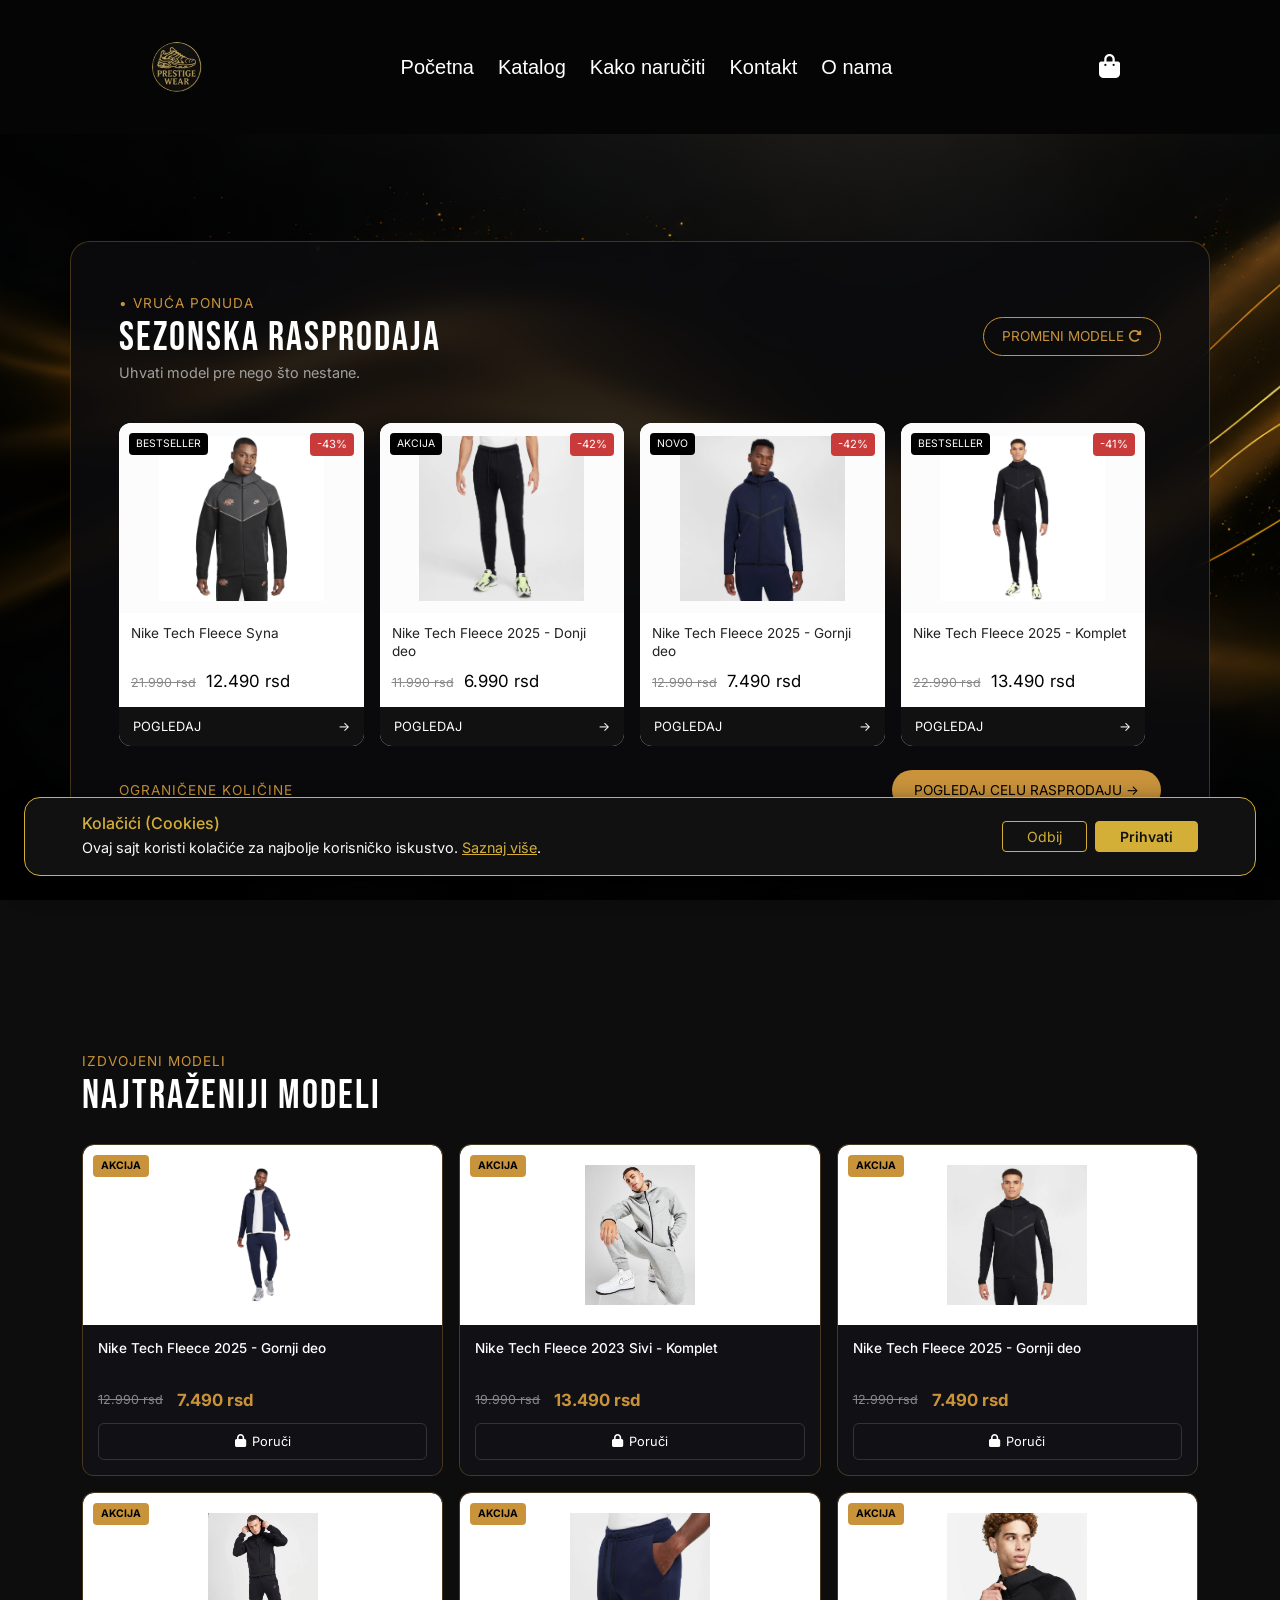
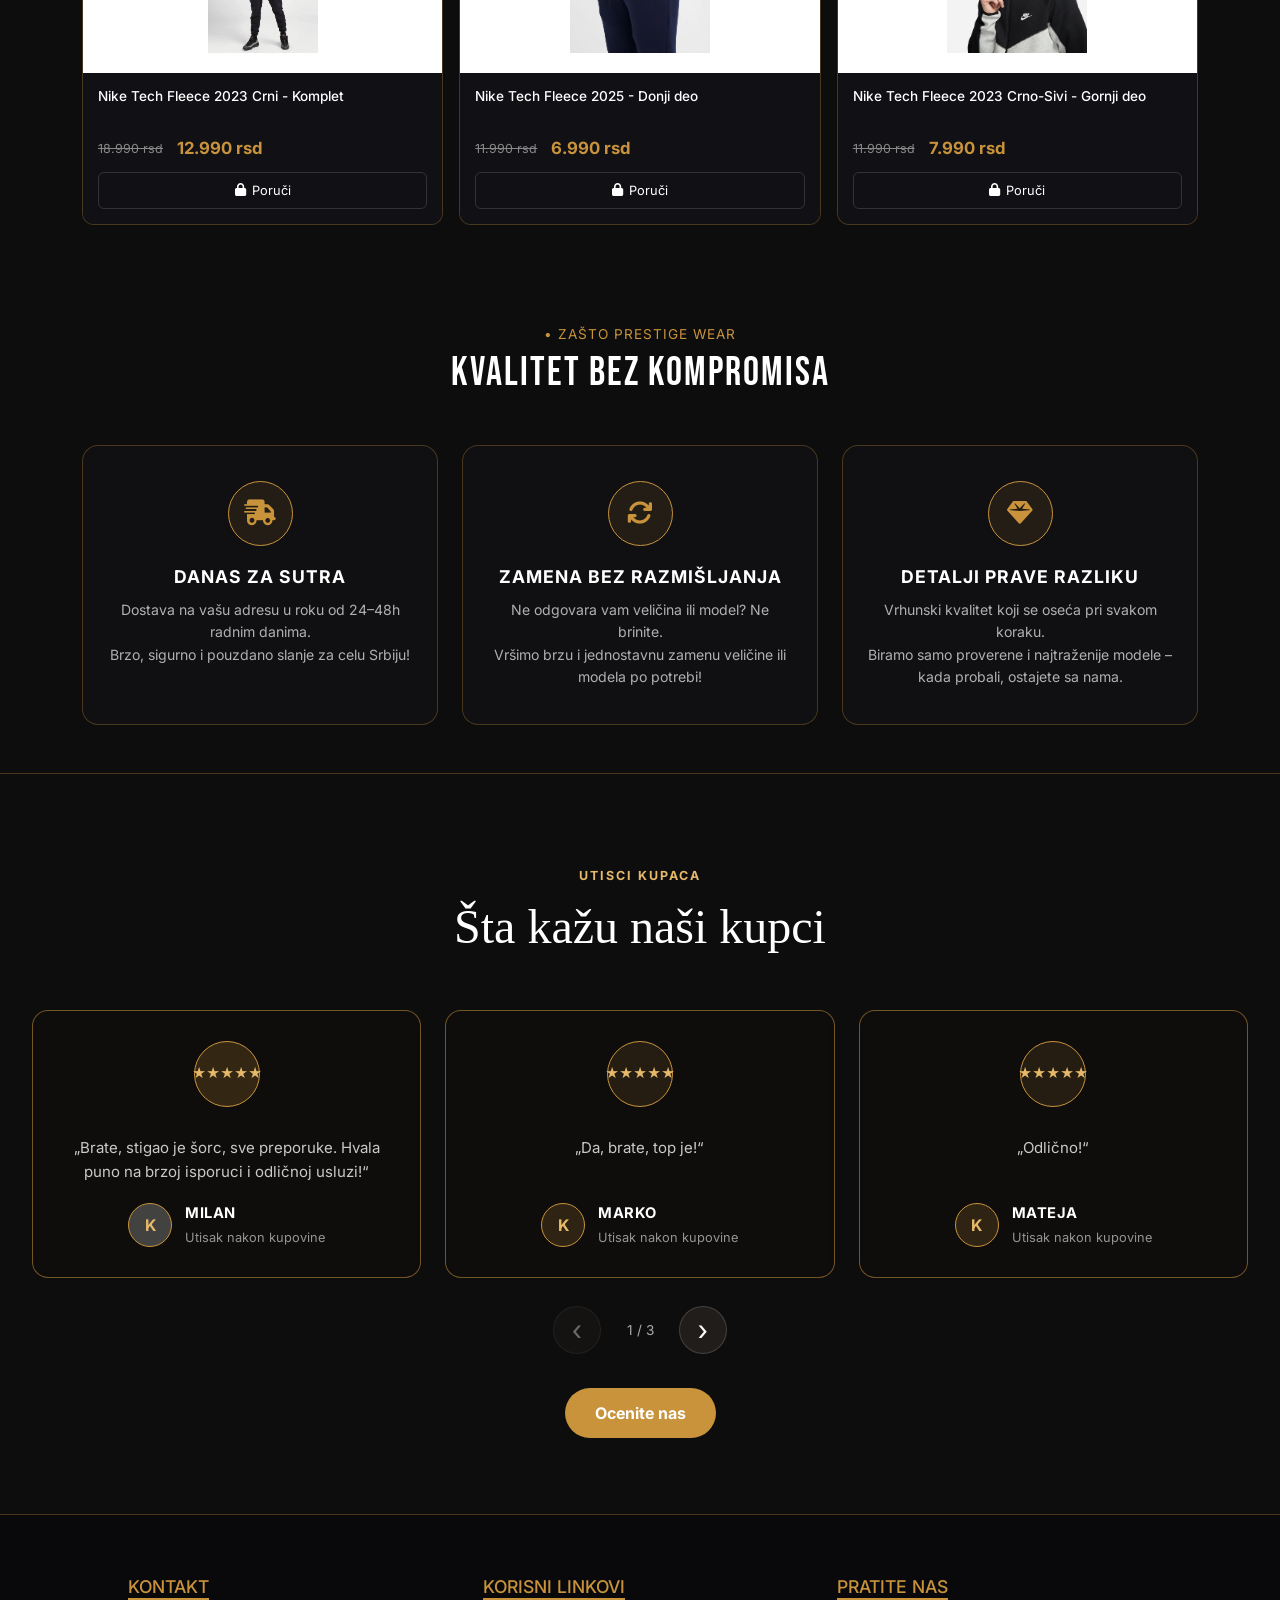
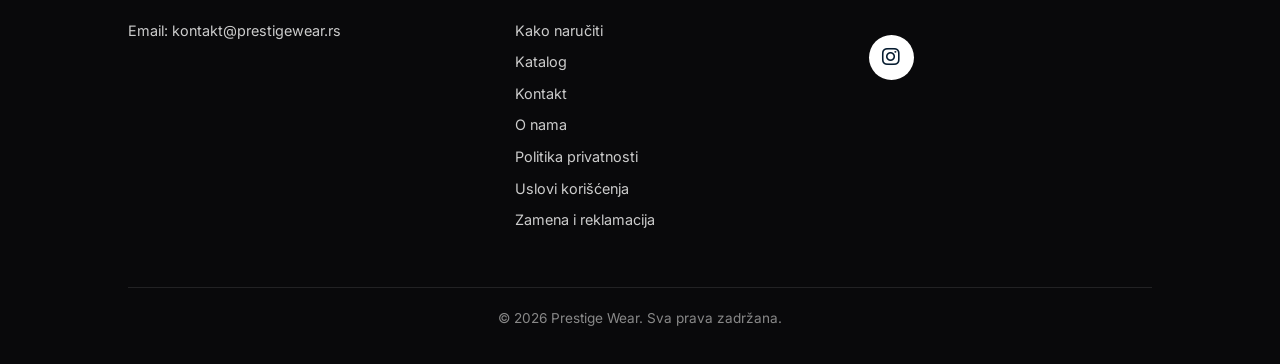
<file: index.html>
<!DOCTYPE html>
<html lang="sr">
<head>
    <meta charset="UTF-8">
    <meta name="viewport" content="width=device-width, initial-scale=1.0">
    <title>Prestige Wear | Official Web Shop</title>
    
    <!-- SEO Meta Tagovi -->
    <meta name="description" content="Prestige Wear - Ekskluzivna kolekcija moderne i kvalitetne odeće. Istražite našu ponudu i naručite vrhunske modele sa brzom dostavom na kućnu adresu.">
    <meta name="keywords" content="Prestige Wear, odeća, garderoba, majice, duksevi, trenerke, online prodaja, kupovina odeće">
    <meta name="robots" content="index, follow">
    <meta name="author" content="Prestige Wear">
    <link rel="canonical" href="https://vas-domen.com/">

    <!-- Open Graph / Facebook / Instagram -->
    <meta property="og:type" content="website">
    <meta property="og:url" content="https://vas-domen.com/">
    <meta property="og:title" content="Prestige Wear | Oficijalni web shop">
    <meta property="og:description" content="Ekskluzivna kolekcija moderne i kvalitetne odeće. Naručite vrhunske modele sa brzom dostavom.">
    <meta property="og:image" content="https://vas-domen.com/img/Logo.jpg">

    <!-- Twitter -->
    <meta property="twitter:card" content="summary_large_image">
    <meta property="twitter:url" content="https://vas-domen.com/">
    <meta property="twitter:title" content="Prestige Wear | Oficijalni web shop">
    <meta property="twitter:description" content="Ekskluzivna kolekcija moderne i kvalitetne odeće. Naručite vrhunske modele sa brzom dostavom.">
    <meta property="twitter:image" content="https://vas-domen.com/img/Logo.jpg">

    <!-- Stylesheets & Fonts -->
    <link href="https://cdn.jsdelivr.net/npm/bootstrap@5.3.3/dist/css/bootstrap.min.css" rel="stylesheet">
    <link rel="stylesheet" href="./css/style.css">
    <link rel="stylesheet" href="https://cdnjs.cloudflare.com/ajax/libs/font-awesome/6.4.0/css/all.min.css">
    <link rel="preconnect" href="https://fonts.googleapis.com">
    <link rel="preconnect" href="https://fonts.gstatic.com" crossorigin>
    <link href="https://fonts.googleapis.com/css2?family=Bebas+Neue&family=Inter:wght@400;500;700&display=swap" rel="stylesheet">
    <link rel="apple-touch-icon" sizes="180x180" href="./img/favicon_io/apple-touch-icon.png">
    <link rel="icon" type="image/png" sizes="32x32" href="./img/favicon_io/favicon-32x32.png">
    <link rel="icon" type="image/png" sizes="16x16" href="./img/favicon_io/favicon-16x16.png">
    <link rel="manifest" href="./img/favicon_io/site.webmanifest">
</head>
<body>
    
<header>
    <div class="navigacija d-flex justify-content-between align-items-center">
        <!-- Logo -->
        <a href="../index.html"><img src="../img/Logo.jpg" alt="Logo sajta" style="height: 50px; border-radius: 50%;"></a>
        
        <!-- Desktop Linkovi -->
        <ul class="d-none d-lg-flex mb-0 list-unstyled gap-4">
            <li><a href="../index.html" class="aktivno text-white text-decoration-none">Početna</a></li>
            <li><a href="./html/katalog.html" class="text-white text-decoration-none">Katalog</a></li>
            <li><a href="./html/kakonaruciti.html" class="text-white text-decoration-none">Kako naručiti</a></li>
            <li><a href="./html/kontakt.html" class="text-white text-decoration-none">Kontakt</a></li>
            <li><a href="./html/onama.html" class="text-white text-decoration-none">O nama</a></li>
        </ul>

        <div class="d-flex align-items-center gap-3">
            <!-- Hamburger meni dugme za mobilne -->
            <button class="hamburger-btn d-lg-none" id="otvori-meni">
                 <i class="fas fa-bars"></i>
            </button>
            

            <!-- Korpa -->
            <div class="nav-actions">
                <a href="./html/korpa.html" class="cart-icon-btn position-relative text-white text-decoration-none p-2">
                    <i class="fas fa-shopping-bag fs-4"></i>
                    <span id="broj-u-korpi" class="position-absolute top-0 start-100 translate-middle badge rounded-pill bg-warning text-dark fw-bold" style="display: none; font-size: 0.65rem;">0</span>
                </a>
            </div>
        </div>
    </div>
</header>

<!-- FULLSCREEN OVERLAY MENI (Stoji sakriven dok se ne klikne) -->
<div class="overlay-meni" id="mobilniOverlay">
    <div class="overlay-top">
        <img src="../img/Logo.jpg" alt="Logo sajta" style="border-radius: 50%;">
        <button class="zatvori-meni" id="zatvori-meni">
            ZATVORI <i class="fas fa-xmark"></i>
        </button>
    </div>
    <nav class="overlay-nav">
        <ul>
            <li><a href="../index.html" class="aktivno-overlay">Početna</a></li>
            <li><a href="./html/katalog.html">Katalog</a></li>
            <li><a href="./html/kakonaruciti.html">Kako naručiti</a></li>
            <li><a href="./html/kontakt.html">Kontakt</a></li>
            <li><a href="./html/onama.html">O nama</a></li>
        </ul>
    </nav>
</div>

    <!-- Hero sekcija -->
    <section id="hero" class="py-5">
        <div class="container hero-card-container p-4 p-md-5">
            <!-- Zaglavlje sekcije -->
            <div class="d-flex justify-content-between align-items-center mb-4 flex-wrap gap-3">
                <div>
                    <span class="sub-title">• VRUĆA PONUDA</span>
                    <h1 class="hero-main-title">SEZONSKA RASPRODAJA</h1>
                    <p class="hero-subtext">Uhvati model pre nego što nestane.</p>
                </div>
                <div>
                    <button id="btn-promeni" class="btn-promeni-modele">
                        PROMENI MODELE <i class="fa-solid fa-rotate-right ms-1"></i>
                    </button>
                </div>
            </div>

            <!-- Kontejner za kartice -->
<div class="row g-2 g-md-3" id="products-grid">
    
    <!-- PRVA GRUPA ARTIKALA (Prva 4 modela) -->
    <div class="row g-2 g-md-3 product-group" id="group-0">
        <div class="col-6 col-lg-3">
            <div class="product-card">
                <span class="badge-rasprodaja">BESTSELLER</span>
                <span class="badge-popust">-43%</span>
                <div class="product-img-wrap">
                    <img src="./img/Nike Tech Fleece Syna/syna-world-x-nike-central-cee-tech-fleece-black-hoodie-hq3748-010-model-front-set.jpg" alt="Nike Tech Fleece Syna">
                </div>
                <div class="product-info">
                    <div class="product-title">Nike Tech Fleece Syna</div>
                    <div>
                        <span class="price-old">21.990 rsd</span>
                        <span class="price-new">12.490 rsd</span>
                    </div>
                </div>
                <a href="./html/proizvod.html?id=tech-fleece-crno-syna" class="btn-pogledaj-card">
                    POGLEDAJ <span>&rarr;</span>
                </a>
            </div>
        </div>

        <div class="col-6 col-lg-3">
            <div class="product-card">
                <span class="badge-rasprodaja">AKCIJA</span>
                <span class="badge-popust">-42%</span>
                <div class="product-img-wrap">
                    <img src="./img/proizvodi slike/techlfleececrni2025_6.webp" alt="Nike Tech Fleece 2025 - Donji deo">
                </div>
                <div class="product-info">
                    <div class="product-title">Nike Tech Fleece 2025 - Donji deo</div>
                    <div>
                        <span class="price-old">11.990 rsd</span>
                        <span class="price-new">6.990 rsd</span>
                    </div>
                </div>
                <a href="./html/proizvod.html?id=nike-tech-fleece-joggers--donji-deo" class="btn-pogledaj-card">
                    POGLEDAJ <span>&rarr;</span>
                </a>
            </div>
        </div>

        <div class="col-6 col-lg-3">
            <div class="product-card">
                <span class="badge-rasprodaja">NOVO</span>
                <span class="badge-popust">-42%</span>
                <div class="product-img-wrap">
                    <img src="./img/proizvodi slike/techlfleeceeteget2025_3.webp" alt="Nike Tech Fleece 2025 - Gornji deo">
                </div>
                <div class="product-info">
                    <div class="product-title">Nike Tech Fleece 2025 - Gornji deo</div>
                    <div>
                        <span class="price-old">12.990 rsd</span>
                        <span class="price-new">7.490 rsd</span>
                    </div>
                </div>
                <a href="./html/proizvod.html?id=nike-tech-fleece-joggers--gornji-deo" class="btn-pogledaj-card">
                    POGLEDAJ <span>&rarr;</span>
                </a>
            </div>
        </div>

        <div class="col-6 col-lg-3">
            <div class="product-card">
                <span class="badge-rasprodaja">BESTSELLER</span>
                <span class="badge-popust">-41%</span>
                <div class="product-img-wrap">
                    <img src="./img/proizvodi slike/techlfleececrni2025_1.webp" alt="Nike Tech Fleece 2025 - Komplet">
                </div>
                <div class="product-info">
                    <div class="product-title">Nike Tech Fleece 2025 - Komplet</div>
                    <div>
                        <span class="price-old">22.990 rsd</span>
                        <span class="price-new">13.490 rsd</span>
                    </div>
                </div>
                <a href="./html/proizvod.html?id=nike-tech-fleece-joggers-komplet" class="btn-pogledaj-card">
                    POGLEDAJ <span>&rarr;</span>
                </a>
            </div>
        </div>
    </div>

    <!-- DRUGA GRUPA ARTIKALA (Sledeća 4 modela) -->
    <div class="row g-2 g-md-3 product-group d-none" id="group-1">
        <div class="col-6 col-lg-3">
            <div class="product-card">
                <span class="badge-rasprodaja">AKCIJA</span>
                <span class="badge-popust">-32%</span>
                <div class="product-img-wrap">
                    <img src="./img/Nike Tech Fleece 2023/CrnoSivi/komplet2.jpg" alt="Nike Tech Fleece 2023 - Crno-Sivi Komplet">
                </div>
                <div class="product-info">
                    <div class="product-title">Nike Tech Fleece 2023 Crno-Sivi - Komplet</div>
                    <div>
                        <span class="price-old">20.990 rsd</span>
                        <span class="price-new">14.190 rsd</span>
                    </div>
                </div>
                <a href="./html/proizvod.html?id=tech-fleece-2023-crno-sivi-komplet" class="btn-pogledaj-card">
                    POGLEDAJ <span>&rarr;</span>
                </a>
            </div>
        </div>

        <div class="col-6 col-lg-3">
            <div class="product-card">
                <span class="badge-rasprodaja">RASPRODAJA</span>
                <span class="badge-popust">-35%</span>
                <div class="product-img-wrap">
                    <img src="./img/Nike Tech Fleece 2023/Sivi/komplet1.jpg" alt="Nike Tech Fleece 2023 Sivi Donji Deo">
                </div>
                <div class="product-info">
                    <div class="product-title">Nike Tech Fleece 2023 Sivi - Donji deo</div>
                    <div>
                        <span class="price-old">9.990 rsd</span>
                        <span class="price-new">6.490 rsd</span>
                    </div>
                </div>
                <a href="./html/proizvod.html?id=tech-fleece-2023-sivi-donji-deo" class="btn-pogledaj-card">
                    POGLEDAJ <span>&rarr;</span>
                </a>
            </div>
        </div>

        <div class="col-6 col-lg-3">
            <div class="product-card">
                <span class="badge-rasprodaja">RASPRODAJA</span>
                <span class="badge-popust">-36%</span>
                <div class="product-img-wrap">
                    <img src="./img/Nike Tech Fleece 2023/Crni/gornjideo1.webp" alt="Nike Tech Fleece 2023 Crni Donji Deo">
                </div>
                <div class="product-info">
                    <div class="product-title">Nike Tech Fleece 2023 Crni - Donji deo</div>
                    <div>
                        <span class="price-old">10.990 rsd</span>
                        <span class="price-new">6.990 rsd</span>
                    </div>
                </div>
                <a href="./html/proizvod.html?id=tech-fleece-2023-donji-deo" class="btn-pogledaj-card">
                    POGLEDAJ <span>&rarr;</span>
                </a>
            </div>
        </div>

        <div class="col-6 col-lg-3">
            <div class="product-card">
                <span class="badge-rasprodaja">AKCIJA</span>
                <span class="badge-popust">-35%</span>
                <div class="product-img-wrap">
                    <img src="./img/Nike Tech Fleece 2023/Sivi/gornjideo1.jpg" alt="Nike Tech Fleece 2023 Sivi Gornji Deo">
                </div>
                <div class="product-info">
                    <div class="product-title">Nike Tech Fleece 2023 Sivi - Gornji deo</div>
                    <div>
                        <span class="price-old">11.490 rsd</span>
                        <span class="price-new">7.490 rsd</span>
                    </div>
                </div>
                <a href="./html/proizvod.html?id=tech-fleece-2023-sivi-gornji-deo" class="btn-pogledaj-card">
                    POGLEDAJ <span>&rarr;</span>
                </a>
            </div>
        </div>
    </div>
</div>

   <!-- Podnožje sekcije -->
            <div class="d-flex justify-content-between align-items-center mt-4 flex-wrap gap-2">
                <span class="sub-title">OGRANIČENE KOLIČINE</span>
                <a href="./html/katalog.html" class="btn-pogledaj-sve">POGLEDAJ CELU RASPRODAJU &rarr;</a>
            </div>
        </div>
    </section>

    <!-- Sekcija sa 6 kartica -->
    <section id="katalog" class="py-5">
        <div class="container">
            <div class="mb-4">
                <span class="sub-title">IZDVOJENI MODELI</span>
                <h2 class="hero-main-title">NAJTRAŽENIJI MODELI</h2>
            </div>

            <div class="row g-3">
                <!-- Kartica 1 -->
                <div class="col-6 col-md-4">
                    <div class="catalog-card">
                        <span class="badge-akcija">AKCIJA</span>
                        <div class="catalog-img-wrap">
                            <img src="./img/proizvodi slike/techlfleeceeteget2025_1.webp" alt="Nike Tech Fleece Joggers - Gornji deo">
                        </div>
                        <div class="catalog-info">
                            <div class="catalog-title">Nike Tech Fleece 2025 - Gornji deo</div>
                            <div class="catalog-prices">
                                <span class="price-old">12.990 rsd</span>
                                <span class="price-new-gold">7.490 rsd</span>
                            </div>
                            <a href="./html/proizvod.html?id=nike-tech-fleece-joggers--gornji-deo" class="btn-odaberi">
                                <i class="fa-solid fa-lock"></i> Poruči
                            </a>
                        </div>
                    </div>
                </div>

                <!-- Kartica 2 -->
                <div class="col-6 col-md-4">
                    <div class="catalog-card">
                        <span class="badge-akcija">AKCIJA</span>
                        <div class="catalog-img-wrap">
                            <img src="./img/Nike Tech Fleece 2023/Sivi/komplet1.jpg" alt="Nike Tech Fleece 2023 Sivi - Komplet">
                        </div>
                        <div class="catalog-info">
                            <div class="catalog-title">Nike Tech Fleece 2023 Sivi - Komplet</div>
                            <div class="catalog-prices">
                                <span class="price-old">19.990 rsd</span>
                                <span class="price-new-gold">13.490 rsd</span>
                            </div>
                            <a href="./html/proizvod.html?id=tech-fleece-2023-sivi-komplet" class="btn-odaberi">
                                <i class="fa-solid fa-lock"></i> Poruči
                            </a>
                        </div>
                    </div>
                </div>

                <!-- Kartica 3 -->
                <div class="col-6 col-md-4">
                    <div class="catalog-card">
                        <span class="badge-akcija">AKCIJA</span>
                        <div class="catalog-img-wrap">
                            <img src="./img/proizvodi slike/techlfleececrni2025_2.webp" alt="Nike Tech Fleece Joggers - Gornji deo">
                        </div>
                        <div class="catalog-info">
                            <div class="catalog-title">Nike Tech Fleece 2025 - Gornji deo</div>
                            <div class="catalog-prices">
                                <span class="price-old">12.990 rsd</span>
                                <span class="price-new-gold">7.490 rsd</span>
                            </div>
                            <a href="./html/proizvod.html?id=nike-tech-fleece-joggers--gornji-deo" class="btn-odaberi">
                                <i class="fa-solid fa-lock"></i> Poruči
                            </a>
                        </div>
                    </div>
                </div>

                <!-- Kartica 4 -->
                <div class="col-6 col-md-4">
                    <div class="catalog-card">
                        <span class="badge-akcija">AKCIJA</span>
                        <div class="catalog-img-wrap">
                            <img src="./img/Nike Tech Fleece 2023/Crni/komplet1.webp" alt="Nike Tech Fleece 2023 Crni - Komplet">
                        </div>
                        <div class="catalog-info">
                            <div class="catalog-title">Nike Tech Fleece 2023 Crni - Komplet</div>
                            <div class="catalog-prices">
                                <span class="price-old">18.990 rsd</span>
                                <span class="price-new-gold">12.990 rsd</span>
                            </div>
                            <a href="./html/proizvod.html?id=tech-fleece-2023-komplet" class="btn-odaberi">
                                <i class="fa-solid fa-lock"></i> Poruči
                            </a>
                        </div>
                    </div>
                </div>

                <!-- Kartica 5 -->
                <div class="col-6 col-md-4">
                    <div class="catalog-card">
                        <span class="badge-akcija">AKCIJA</span>
                        <div class="catalog-img-wrap">
                            <img src="./img/proizvodi slike/techlfleeceeteget2025_9.webp" alt="Nike Tech Fleece 2025 - Donji deo">
                        </div>
                        <div class="catalog-info">
                            <div class="catalog-title">Nike Tech Fleece 2025 - Donji deo</div>
                            <div class="catalog-prices">
                                <span class="price-old">11.990 rsd</span>
                                <span class="price-new-gold">6.990 rsd</span>
                            </div>
                            <a href="./html/proizvod.html?id=nike-tech-fleece-joggers--donji-deo" class="btn-odaberi">
                                <i class="fa-solid fa-lock"></i> Poruči
                            </a>
                        </div>
                    </div>
                </div>

                <!-- Kartica 6 -->
                <div class="col-6 col-md-4">
                    <div class="catalog-card">
                        <span class="badge-akcija">AKCIJA</span>
                        <div class="catalog-img-wrap">
                            <img src="./img/Nike Tech Fleece 2023/CrnoSivi/gornjideo1.jpg" alt="Nike Tech Fleece 2023 Crno-Sivi - Gornji deo">
                        </div>
                        <div class="catalog-info">
                            <div class="catalog-title">Nike Tech Fleece 2023 Crno-Sivi - Gornji deo</div>
                            <div class="catalog-prices">
                                <span class="price-old">11.990 rsd</span>
                                <span class="price-new-gold">7.990 rsd</span>
                            </div>
                            <a href="./html/proizvod.html?id=tech-fleece-2023-crno-sivi-gornji-deo" class="btn-odaberi">
                                <i class="fa-solid fa-lock"></i> Poruči
                            </a>
                        </div>
                    </div>
                </div>

            </div>
        </div>
    </section>

    <!-- Sekcija: Kvalitet bez kompromisa -->
    <section id="prednosti" class="py-5">
        <div class="container">
            <!-- Naslov sekcije -->
            <div class="text-center mb-5">
                <span class="sub-title">• ZAŠTO PRESTIGE WEAR</span>
                <h2 class="hero-main-title mt-1">KVALITET BEZ KOMPROMISA</h2>
            </div>

            <div class="row g-4">
                <!-- Kartica 1 -->
                <div class="col-12 col-md-4">
                    <div class="feature-card">
                        <div class="feature-icon">
                            <i class="fa-solid fa-truck-fast"></i>
                        </div>
                        <h3 class="feature-title">DANAS ZA SUTRA</h3>
                        <p class="feature-text">
                            Dostava na vašu adresu u roku od 24–48h radnim danima.<br>
                            Brzo, sigurno i pouzdano slanje za celu Srbiju!
                        </p>
                    </div>
                </div>

                <!-- Kartica 2 -->
                <div class="col-12 col-md-4">
                    <div class="feature-card">
                        <div class="feature-icon">
                            <i class="fa-solid fa-arrows-rotate"></i>
                        </div>
                        <h3 class="feature-title">ZAMENA BEZ RAZMIŠLJANJA</h3>
                        <p class="feature-text">
                            Ne odgovara vam veličina ili model? Ne brinite.<br>
                            Vršimo brzu i jednostavnu zamenu veličine ili modela po potrebi!
                        </p>
                    </div>
                </div>

                <!-- Kartica 3 -->
                <div class="col-12 col-md-4">
                    <div class="feature-card">
                        <div class="feature-icon">
                            <i class="fa-solid fa-gem"></i>
                        </div>
                        <h3 class="feature-title">DETALJI PRAVE RAZLIKU</h3>
                        <p class="feature-text">
                            Vrhunski kvalitet koji se oseća pri svakom koraku.<br>
                            Biramo samo proverene i najtraženije modele – kada probali, ostajete sa nama.
                        </p>
                    </div>
                </div>
            </div>
        </div>
    </section>

    <!-- RECENZIJE I PREPORUKE SEKCIJA START -->
<section id="recenzije" class="reviews-section">
    <div class="container reviews-container">
        <div class="reviews-heading">
            <span class="reviews-eyebrow">UTISCI KUPACA</span>
            <h2>Šta kažu naši kupci</h2>
        </div>

        <div class="reviews-grid" id="reviews-grid" aria-live="polite">
          <div class="reviews-track" id="reviews-track">
            <article class="review-card is-featured">
                <div class="review-stars" aria-label="Pozitivan utisak">★★★★★</div>
                <p class="review-quote">„Brate, stigao je šorc, sve preporuke. Hvala puno na brzoj isporuci i odličnoj usluzi!“</p>
                <div class="review-source"><span class="review-avatar">K</span><span><strong>Milan</strong><small>Utisak nakon kupovine</small></span></div>
            </article>
            <article class="review-card">
                <div class="review-stars" aria-label="Pozitivan utisak">★★★★★</div>
                <p class="review-quote">„Da, brate, top je!“</p>
                <div class="review-source"><span class="review-avatar">K</span><span><strong>Marko</strong><small>Utisak nakon kupovine</small></span></div>
            </article>
            <article class="review-card">
                <div class="review-stars" aria-label="Pozitivan utisak">★★★★★</div>
                <p class="review-quote">„Odlično!“</p>
                <div class="review-source"><span class="review-avatar">K</span><span><strong>Mateja</strong><small>Utisak nakon kupovine</small></span></div>
            </article>
            <article class="review-card">
                <div class="review-stars" aria-label="Pozitivan utisak">★★★★★</div>
                <p class="review-quote">„Sve ful, imaš moje preporuke!“</p>
                <div class="review-source"><span class="review-avatar">K</span><span><strong>Nikola</strong><small>Utisak nakon kupovine</small></span></div>
            </article>
            <article class="review-card">
                <div class="review-stars" aria-label="Pozitivan utisak">★★★★★</div>
                <p class="review-quote">„Svaka pohvala za saradnju!“</p>
                <div class="review-source"><span class="review-avatar">K</span><span><strong>Jovan</strong><small>Utisak nakon kupovine</small></span></div>
            </article>
            <article class="review-card">
                <div class="review-stars" aria-label="Pozitivan utisak">★★★★★</div>
                <p class="review-quote">„Brza isporuka, hvala puno!“</p>
                <div class="review-source"><span class="review-avatar">K</span><span><strong>Novak</strong><small>Utisak nakon kupovine</small></span></div>
            </article>
            <article class="review-card">
                <div class="review-stars" aria-label="Pozitivan utisak">★★★★★</div>
                <p class="review-quote">„Šorc je stigao, sve preporuke!“</p>
                <div class="review-source"><span class="review-avatar">K</span><span><strong>Stefan</strong><small>Utisak nakon kupovine</small></span></div>
            </article>
            <article class="review-card">
                <div class="review-stars" aria-label="Pozitivan utisak">★★★★★</div>
                <p class="review-quote">„Top je, hvala!“</p>
                <div class="review-source"><span class="review-avatar">K</span><span><strong>Anastasija</strong><small>Utisak nakon kupovine</small></span></div>
            </article>
            <article class="review-card">
                <div class="review-stars" aria-label="Pozitivan utisak">★★★★★</div>
                <p class="review-quote">„Odlična usluga, sve pohvale!“</p>
                <div class="review-source"><span class="review-avatar">K</span><span><strong>Lena</strong><small>Utisak nakon kupovine</small></span></div>
            </article>
          </div>
        </div>
        <div class="reviews-controls" aria-label="Navigacija kroz recenzije">
            <button class="reviews-arrow" type="button" id="reviews-prev" aria-label="Prethodne tri recenzije">&#8249;</button>
            <span class="reviews-page" id="reviews-page" aria-live="polite">1 / 1</span>
            <button class="reviews-arrow" type="button" id="reviews-next" aria-label="Sledeće tri recenzije">&#8250;</button>
        </div>

        <div class="review-form-wrap">
            <button class="review-open-button" type="button" id="review-open">Ocenite nas</button>
            <form class="review-form" id="review-form" hidden>
                <label for="review-name">Ime kupca</label>
                <input id="review-name" name="name" type="text" maxlength="60" placeholder="Unesite svoje ime" required>
                <label>Vaša ocena</label>
                <div class="review-rating" role="radiogroup" aria-label="Izaberite ocenu">
                    <button type="button" role="radio" aria-checked="false" aria-label="1 zvezdica" data-rating="1">★</button>
                    <button type="button" role="radio" aria-checked="false" aria-label="2 zvezdice" data-rating="2">★</button>
                    <button type="button" role="radio" aria-checked="false" aria-label="3 zvezdice" data-rating="3">★</button>
                    <button type="button" role="radio" aria-checked="false" aria-label="4 zvezdice" data-rating="4">★</button>
                    <button type="button" role="radio" aria-checked="false" aria-label="5 zvezdica" data-rating="5">★</button>
                </div>
                <label for="review-text">Vaš utisak</label>
                <textarea id="review-text" name="text" rows="4" maxlength="500" placeholder="Napišite svoje iskustvo..." required></textarea>
                <button class="review-submit" type="submit">Objavi recenziju</button>
            </form>
        </div>
    </div>
</section>


<footer>
        <div class="footer">
            <div>
                <h3>Kontakt</h3>
                
                <p>Email: <a href="mailto:etstesla@etstesla.ni.ac.rs" target="_blank" style="color: #ccc; text-decoration: none;">kontakt@prestigewear.rs</a></p>
            </div>
            <div id="korisnilinkovi">
                <h3>Korisni linkovi</h3>
                <ul>
                    <li><a href="./html/kakonaruciti.html">Kako naručiti</a></li>
                    <li><a href="./html/katalog.html">Katalog</a></li>
                    <li><a href="./html/kontakt.html">Kontakt</a></li>
                    <li><a href="./html/onama.html">O nama</a></li>
                    <li><a href="./html/politikaprivatnosti.html">Politika privatnosti</a></li>
                    <li><a href="./html/uslovikoriscenja.html">Uslovi korišćenja</a></li>
                    <li><a href="./html/zamenareklamacija.html">Zamena i reklamacija</a></li>
                </ul>
            </div>

            <div id="socijalnemreze">
                <h3>Pratite nas</h3>
                <div class="mreze-kontejner">
                    </a>
                    <a class="krug-mrezaig" href="https://www.instagram.com/prestigewear.rss/" target="_blank" >
                        <i class="fab fa-instagram"></i>
                    </a>
                    </a>
                </div>
            </div>
        </div>
        <p class="copyright">© 2026 Prestige Wear. Sva prava zadržana.</p>
    </footer>
  
    <script src="https://cdn.jsdelivr.net/npm/bootstrap@5.3.3/dist/js/bootstrap.bundle.min.js"></script>
    <script src="./js/script.js"></script>


  <!-- Cookie Baner -->
    <div id="cookie-banner" class="fixed-bottom m-3 m-md-4 p-3 rounded-4 d-none" style="background-color: #111111; border: 1px solid #d4af37; box-shadow: 0 10px 25px rgba(0,0,0,0.8); z-index: 1050;">
  <div class="container d-flex flex-column flex-md-row justify-content-between align-items-center">
    <div class="mb-3 mb-md-0 text-center text-md-start">
      <h6 class="mb-1" style="color: #d4af37;">Kolačići (Cookies)</h6>
      <p class="mb-0 text-light" style="font-size: 0.9rem;">
        Ovaj sajt koristi kolačiće za najbolje korisničko iskustvo. 
        <a href="./html/kolacici.html" style="color: #d4af37; text-decoration: underline;">Saznaj više</a>.
      </p>
    </div>
    <div class="d-flex gap-2">
      <button id="reject-cookies" class="btn btn-sm px-4" style="background-color: transparent; border: 1px solid #d4af37; color: #d4af37;">Odbij</button>
      <button id="accept-cookies" class="btn btn-sm px-4" style="background-color: #d4af37; border: 1px solid #d4af37; color: #111111; font-weight: 600;">Prihvati</button>
    </div>
  </div>
</div>


</body>
</html>
</file>
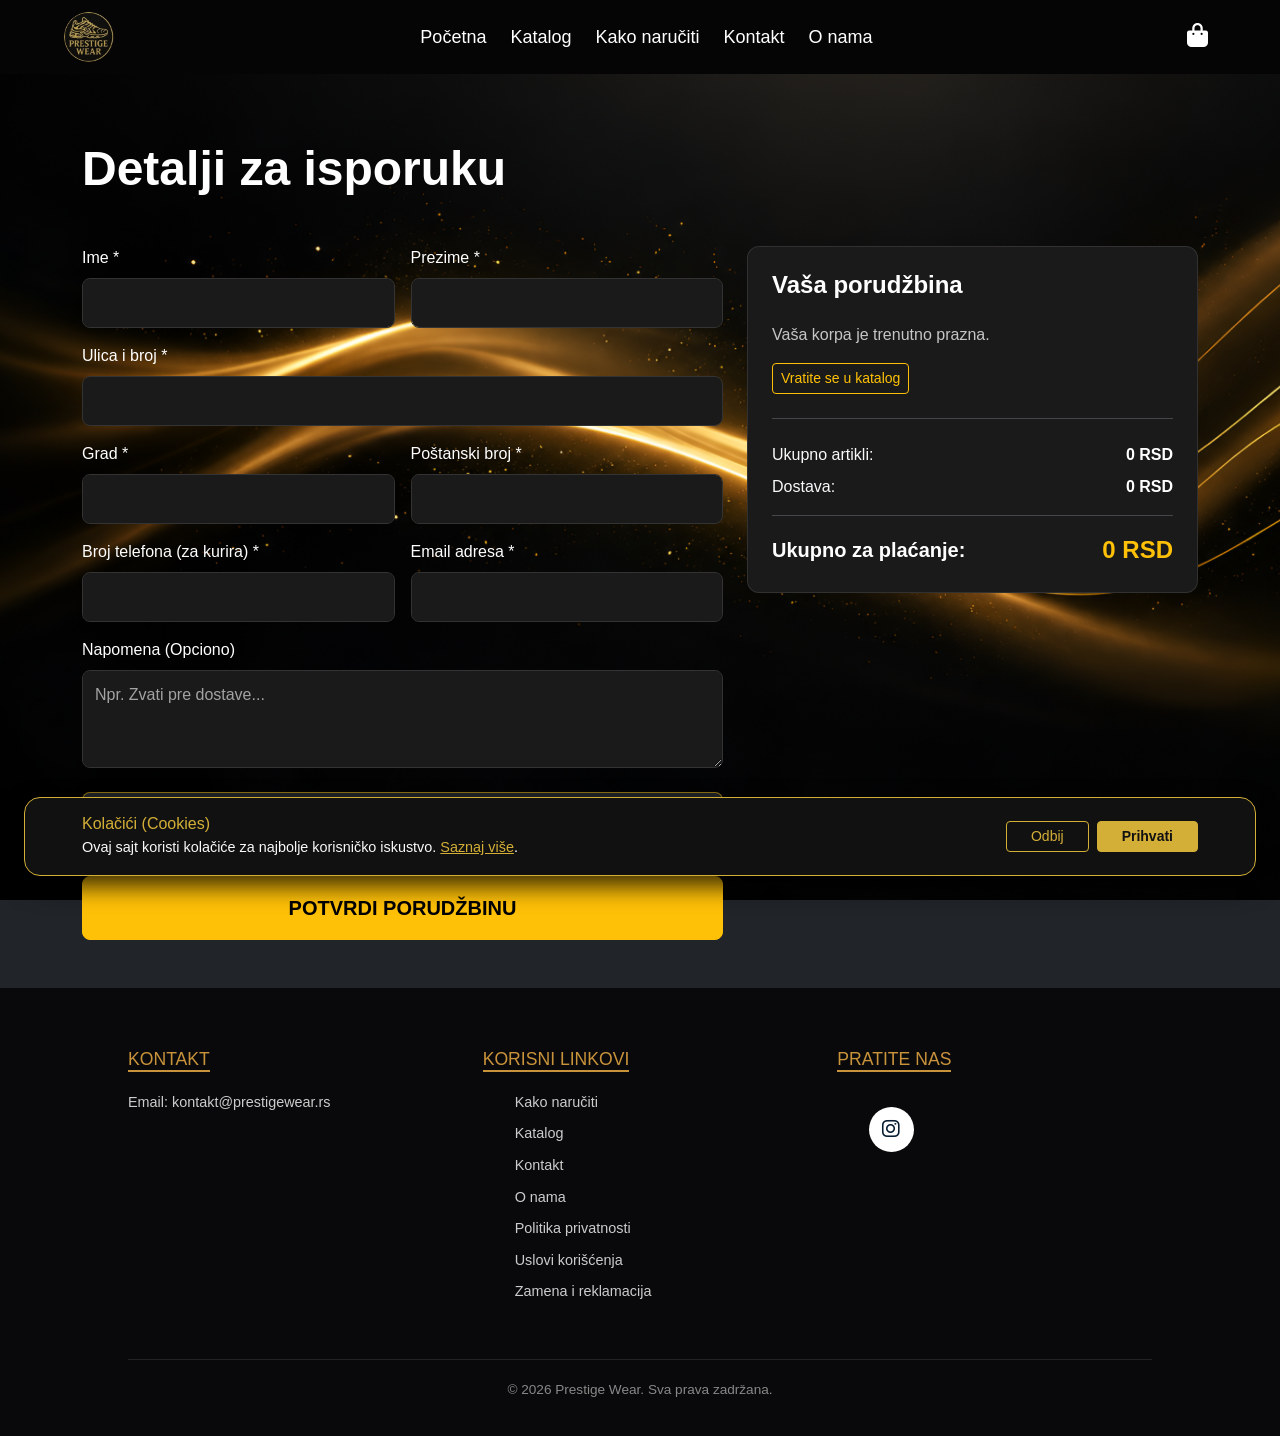
<file: html/checkout.html>
<!DOCTYPE html>
<html lang="sr">
<head>
    <meta charset="UTF-8">
    <meta name="viewport" content="width=device-width, initial-scale=1.0">
    <title>Završetak kupovine | Prestige Wear</title>
    
    <meta name="description" content="Sigurna i brza narudžbina na Prestige Wear prodavnici. Unesite podatke za isporuku.">
    <meta name="robots" content="noindex, follow">

    <link href="https://cdn.jsdelivr.net/npm/bootstrap@5.3.3/dist/css/bootstrap.min.css" rel="stylesheet">
    <link rel="stylesheet" href="../css/checkout.css">
    <link rel="stylesheet" href="https://cdnjs.cloudflare.com/ajax/libs/font-awesome/6.4.0/css/all.min.css">
    <link rel="preconnect" href="https://fonts.googleapis.com">
    <link rel="preconnect" href="https://fonts.gstatic.com" crossorigin>
    <link rel="shortcut icon" href="../img/Logo.jpg" type="image/x-icon">
</head>
<body class="bg-dark text-white">
    
          <header>
    <div class="navigacija d-flex justify-content-between align-items-center">
        <!-- Logo -->
        <a href="../index.html"><img src="../img/Logo.jpg" alt="Logo sajta" style="height: 50px; border-radius: 50%;"></a>
        
        <!-- Desktop Linkovi -->
        <ul class="d-none d-lg-flex mb-0 list-unstyled gap-4">
            <li><a href="../index.html" class=" text-white text-decoration-none">Početna</a></li>
            <li><a href="./katalog.html" class="text-white text-decoration-none">Katalog</a></li>
            <li><a href="./kakonaruciti.html" class="aktivno text-white text-decoration-none">Kako naručiti</a></li>
            <li><a href="./kontakt.html" class="text-white text-decoration-none">Kontakt</a></li>
            <li><a href="./onama.html" class="text-white text-decoration-none">O nama</a></li>
        </ul>

        <div class="d-flex align-items-center gap-3">
            <!-- Hamburger meni dugme za mobilne -->
            <button class="hamburger-btn d-lg-none" id="otvori-meni">
                 <i class="fas fa-bars"></i>
            </button>

            <!-- Korpa -->
            <div class="nav-actions">
                <a href="./korpa.html" class="cart-icon-btn position-relative text-white text-decoration-none p-2">
                    <i class="fas fa-shopping-bag fs-4"></i>
                    <span id="broj-u-korpi" class="position-absolute top-0 start-100 translate-middle badge rounded-pill bg-warning text-dark fw-bold" style="display: none; font-size: 0.65rem;">0</span>
                </a>
            </div>
        </div>
    </div>
</header>

<!-- FULLSCREEN OVERLAY MENI (Stoji sakriven dok se ne klikne) -->
<div class="overlay-meni" id="mobilniOverlay">
    <div class="overlay-top">
        <img src="../img/Logo.jpg" alt="Logo sajta" style="border-radius: 50%;">
        <button class="zatvori-meni" id="zatvori-meni">
            ZATVORI <i class="fas fa-xmark"></i>
        </button>
    </div>
    
    <nav class="overlay-nav">
        <ul>
            <li><a href="../index.html" >Početna</a></li>
            <li><a href="./katalog.html">Katalog</a></li>
            <li><a href="./kakonaruciti.html" >Kako naručiti</a></li>
            <li><a href="./kontakt.html">Kontakt</a></li>
            <li><a href="./onama.html">O nama</a></li>
        </ul>
    </nav>
</div>

<section class="py-5" style="padding-top: 140px !important;">
    <div class="container">
        <h2 class="display-5 fw-bold mb-5">Detalji za isporuku</h2>
        
        <div class="row g-4 align-items-start">
            <!-- LEVA STRANA: Forma za podatke (7 od 12 kolona) -->
            <div class="col-lg-7 col-md-12">
                <form id="checkout-forma">
                    <div class="row g-3">
                        <div class="col-md-6">
                            <label class="form-label text-white">Ime *</label>
                            <input type="text" class="form-control" id="ime" required>
                        </div>
                        <div class="col-md-6">
                            <label class="form-label text-white">Prezime *</label>
                            <input type="text" class="form-control" id="prezime" required>
                        </div>
                        <div class="col-12">
                            <label class="form-label text-white">Ulica i broj *</label>
                            <input type="text" class="form-control" id="adresa" required>
                        </div>
                        <div class="col-md-6">
                            <label class="form-label text-white">Grad *</label>
                            <input type="text" class="form-control" id="grad" required>
                        </div>
                        <div class="col-md-6">
                            <label class="form-label text-white">Poštanski broj *</label>
                            <input type="text" class="form-control" id="postanski-broj" required>
                        </div>
                        <div class="col-md-6">
                            <label class="form-label text-white">Broj telefona (za kurira) *</label>
                            <input type="tel" class="form-control" id="telefon" required>
                        </div>
                        <div class="col-md-6">
                            <label class="form-label text-white">Email adresa *</label>
                            <input type="email" class="form-control" id="email" required>
                        </div>
                        <div class="col-12">
                            <label class="form-label text-white">Napomena (Opciono)</label>
                            <textarea class="form-control" id="napomena" rows="3" placeholder="Npr. Zvati pre dostave..."></textarea>
                        </div>
                        
                        <div class="col-12 mt-4">
                            <div class="p-3 border border-warning border-opacity-50 rounded-3 bg-dark">
                                <div class="form-check">
                                    <input class="form-check-input bg-warning border-warning" type="radio" name="placanje" id="pouzecem" checked>
                                    <label class="form-check-label text-white fw-bold" for="pouzecem">
                                        Plaćanje pouzećem (gotovinski pri preuzimanju)
                                    </label>
                                </div>
                            </div>
                        </div>

                        <div class="col-12 mt-4">
                            <button type="submit" class="btn btn-warning w-100 py-3 fw-bold text-uppercase rounded-3 fs-5">
                                POTVRDI PORUDŽBINU
                            </button>
                        </div>
                    </div>
                </form>
            </div>

            <!-- DESNA STRANA: Pregled porudžbine (5 od 12 kolona) -->
            <div class="col-lg-5 col-md-12">
                <div class="checkout-summary p-4 sticky-top" style="top: 120px;">
                    <h4 class="fw-bold mb-4">Vaša porudžbina</h4>
                    
                    <div id="checkout-stavke">
                        <!-- JS ovde ubacuje artikle -->
                    </div>
                    
                    <hr class="border-secondary opacity-50 my-4">
                    
                    <div class="d-flex justify-content-between align-items-center mb-2">
                        <span class="text-light">Ukupno artikli:</span>
                        <span class="text-white fw-bold" id="checkout-artikli-ukupno">0 RSD</span>
                    </div>
                    
                    <div class="d-flex justify-content-between align-items-center mb-2">
                        <span class="text-light">Dostava:</span>
                        <span class="text-white fw-bold" id="checkout-dostava">0 RSD</span>
                    </div>
                    
                    <hr class="border-secondary opacity-50 my-3">
                    
                    <div class="d-flex justify-content-between align-items-center mt-3">
                        <span class="fs-5 fw-bold">Ukupno za plaćanje:</span>
                        <span class="fs-4 fw-bold text-warning" id="checkout-ukupno">0 RSD</span>
                    </div>
                </div>
            </div>
        </div>
    </div>
</section>


<footer>
        <div class="footer">
            <div>
                <h3>Kontakt</h3>

                <p>Email: <a href="mailto:kontakt@prestigewear.rs" target="_blank" style="color: #ccc; text-decoration: none;">kontakt@prestigewear.rs</a></p>
            </div>
            <div id="korisnilinkovi">
                <h3>Korisni linkovi</h3>
                <ul>
                    <li><a href="./kakonaruciti.html">Kako naručiti</a></li>
                    <li><a href="./katalog.html">Katalog</a></li>
                    <li><a href="./kontakt.html">Kontakt</a></li>
                    <li><a href="./onama.html">O nama</a></li>
                    <li><a href="./politikaprivatnosti.html">Politika privatnosti</a></li>
                    <li><a href="./uslovikoriscenja.html">Uslovi korišćenja</a></li>
                    <li><a href="./zamenareklamacija.html">Zamena i reklamacija</a></li>
                </ul>
            </div>

            <div id="socijalnemreze">
                <h3>Pratite nas</h3>
                <div class="mreze-kontejner">
                    </a>
                    <a class="krug-mrezaig" href="https://www.instagram.com/prestigewear.rss/" target="_blank" >
                        <i class="fab fa-instagram"></i>
                    </a>
                    </a>
                </div>
            </div>
        </div>
        <p class="copyright">© 2026 Prestige Wear. Sva prava zadržana.</p>
    </footer>

<script src="https://cdn.jsdelivr.net/npm/bootstrap@5.3.3/dist/js/bootstrap.bundle.min.js"></script>
<script src="../js/checkout.js"></script>


 <!-- Cookie Baner -->
    <div id="cookie-banner" class="fixed-bottom m-3 m-md-4 p-3 rounded-4 d-none" style="background-color: #111111; border: 1px solid #d4af37; box-shadow: 0 10px 25px rgba(0,0,0,0.8); z-index: 1050;">
  <div class="container d-flex flex-column flex-md-row justify-content-between align-items-center">
    <div class="mb-3 mb-md-0 text-center text-md-start">
      <h6 class="mb-1" style="color: #d4af37;">Kolačići (Cookies)</h6>
      <p class="mb-0 text-light" style="font-size: 0.9rem;">
        Ovaj sajt koristi kolačiće za najbolje korisničko iskustvo. 
        <a href="./kolacici.html" style="color: #d4af37; text-decoration: underline;">Saznaj više</a>.
      </p>
    </div>
    <div class="d-flex gap-2">
      <button id="reject-cookies" class="btn btn-sm px-4" style="background-color: transparent; border: 1px solid #d4af37; color: #d4af37;">Odbij</button>
      <button id="accept-cookies" class="btn btn-sm px-4" style="background-color: #d4af37; border: 1px solid #d4af37; color: #111111; font-weight: 600;">Prihvati</button>
    </div>
  </div>
</div>

<!-- Toast obaveštenje -->
<div id="custom-toast" class="cart-toast">
    <div class="cart-toast-icon">✓</div>
    <span class="cart-toast-msg">Uspešno!</span>
</div>


</body>
</html>
</file>
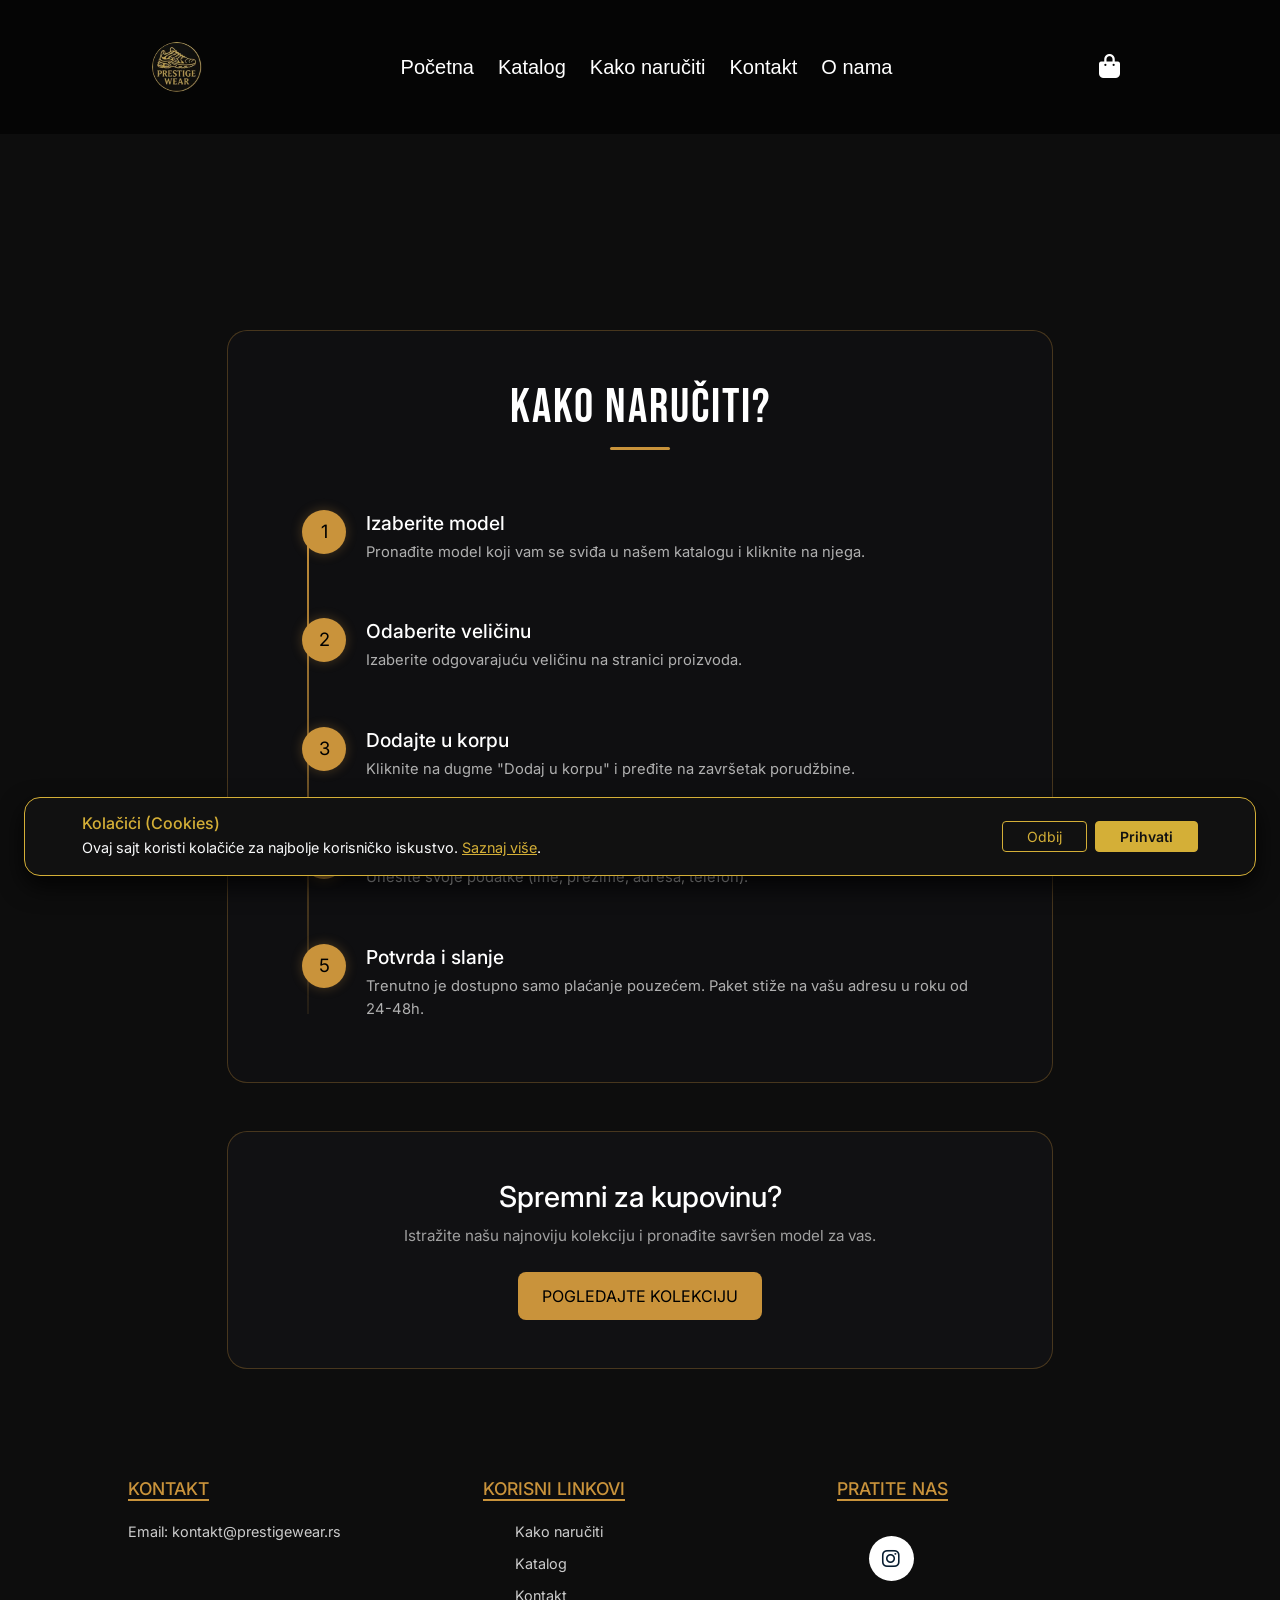
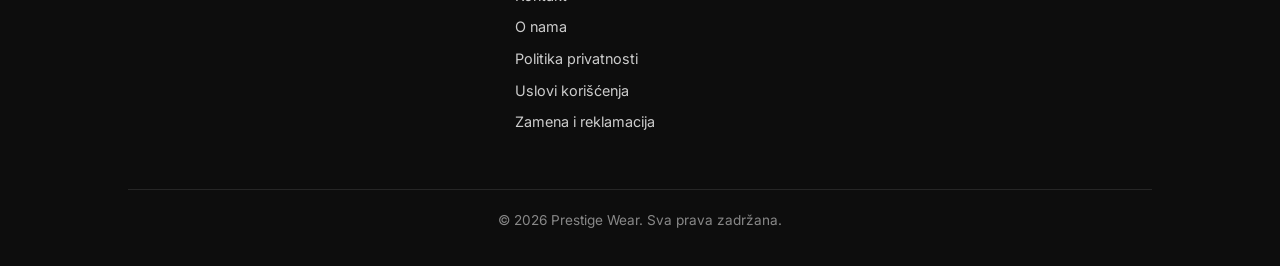
<file: html/kakonaruciti.html>
<!DOCTYPE html>
<html lang="sr">
<head>
    <meta charset="UTF-8">
    <meta name="viewport" content="width=device-width, initial-scale=1.0">
    <title>Kako naručiti? | Prestige Wear</title>
    
    <meta name="description" content="Jednostavan vodič kroz kupovinu na Prestige Wear sajtu. Saznajte sve o odabiru veličine, naručivanju i načinu plaćanja.">
    <meta name="robots" content="index, follow">
    <link rel="canonical" href="https://vas-domen.com/kako-naruciti.html">

    <link href="https://cdn.jsdelivr.net/npm/bootstrap@5.3.3/dist/css/bootstrap.min.css" rel="stylesheet">
    <link rel="stylesheet" href="../css/kakonaruciti.css">
    <link rel="stylesheet" href="https://cdnjs.cloudflare.com/ajax/libs/font-awesome/6.4.0/css/all.min.css">
    <link rel="preconnect" href="https://fonts.googleapis.com">
    <link rel="preconnect" href="https://fonts.gstatic.com" crossorigin>
    <link href="https://fonts.googleapis.com/css2?family=Bebas+Neue&family=Inter:wght@400;500&display=swap" rel="stylesheet">
    <link rel="shortcut icon" href="../img/Logo.jpg" type="image/x-icon">
</head>
<body>


        <header>
    <div class="navigacija d-flex justify-content-between align-items-center">
        <!-- Logo -->
        <a href="../index.html"><img src="../img/Logo.jpg" alt="Logo sajta" style="height: 50px; border-radius: 50%;"></a>
        
        <!-- Desktop Linkovi -->
        <ul class="d-none d-lg-flex mb-0 list-unstyled gap-4">
            <li><a href="../index.html" class=" text-white text-decoration-none">Početna</a></li>
            <li><a href="./katalog.html" class="text-white text-decoration-none">Katalog</a></li>
            <li><a href="./kakonaruciti.html" class="aktivno text-white text-decoration-none">Kako naručiti</a></li>
            <li><a href="./kontakt.html" class="text-white text-decoration-none">Kontakt</a></li>
            <li><a href="./onama.html" class="text-white text-decoration-none">O nama</a></li>
        </ul>

        <div class="d-flex align-items-center gap-3">
            <!-- Hamburger meni dugme za mobilne -->
            <button class="hamburger-btn d-lg-none" id="otvori-meni">
                 <i class="fas fa-bars"></i>
            </button>

            <!-- Korpa -->
            <div class="nav-actions">
                <a href="./korpa.html" class="cart-icon-btn position-relative text-white text-decoration-none p-2">
                    <i class="fas fa-shopping-bag fs-4"></i>
                    <span id="broj-u-korpi" class="position-absolute top-0 start-100 translate-middle badge rounded-pill bg-warning text-dark fw-bold" style="display: none; font-size: 0.65rem;">0</span>
                </a>
            </div>
        </div>
    </div>
</header>

<!-- FULLSCREEN OVERLAY MENI (Stoji sakriven dok se ne klikne) -->
<div class="overlay-meni" id="mobilniOverlay">
    <div class="overlay-top">
        <img src="../img/Logo.jpg" alt="Logo sajta" style="border-radius: 50%;">
        <button class="zatvori-meni" id="zatvori-meni">
            ZATVORI <i class="fas fa-xmark"></i>
        </button>
    </div>
    <nav class="overlay-nav">
        <ul>
            <li><a href="../index.html" >Početna</a></li>
            <li><a href="./katalog.html">Katalog</a></li>
            <li><a href="./kakonaruciti.html" class="aktivno-overlay">Kako naručiti</a></li>
            <li><a href="./kontakt.html">Kontakt</a></li>
            <li><a href="./onama.html">O nama</a></li>
        </ul>
    </nav>
</div>


    <section class="py-5" style="padding-top: 140px !important;">
        <div class="container steps-wrapper">
            
            <div class="hero-card-container p-4 p-md-5 mb-5">
                <div class="text-center mb-5">
                    <h1 class="hero-main-title">KAKO NARUČITI?</h1>
                    <div class="title-underline"></div>
                </div>

                <div class="steps-list">
                    <div class="step-item">
                        <div class="step-number">1</div>
                        <div class="step-content">
                            <h3>Izaberite model</h3>
                            <p>Pronađite model koji vam se sviđa u našem katalogu i kliknite na njega.</p>
                        </div>
                    </div>

                    <div class="step-item">
                        <div class="step-number">2</div>
                        <div class="step-content">
                            <h3>Odaberite veličinu</h3>
                            <p>Izaberite odgovarajuću veličinu na stranici proizvoda.</p>
                        </div>
                    </div>

                    <div class="step-item">
                        <div class="step-number">3</div>
                        <div class="step-content">
                            <h3>Dodajte u korpu</h3>
                            <p>Kliknite na dugme "Dodaj u korpu" i pređite na završetak porudžbine.</p>
                        </div>
                    </div>

                    <div class="step-item">
                        <div class="step-number">4</div>
                        <div class="step-content">
                            <h3>Podaci za dostavu</h3>
                            <p>Unesite svoje podatke (ime, prezime, adresa, telefon).</p>
                        </div>
                    </div>

                    <div class="step-item">
                        <div class="step-number">5</div>
                        <div class="step-content">
                            <h3>Potvrda i slanje</h3>
                            <p>Trenutno je dostupno samo plaćanje pouzećem. Paket stiže na vašu adresu u roku od 24-48h.</p>
                        </div>
                    </div>
                </div>
            </div>

            <div class="cta-box p-4 p-md-5 text-center">
                <h2 class="cta-title">Spremni za kupovinu?</h2>
                <p class="cta-text">Istražite našu najnoviju kolekciju i pronađite savršen model za vas.</p>
                <a href="./katalog.html" class="btn-pogledaj-sve d-inline-block">POGLEDAJTE KOLEKCIJU</a>
            </div>

        </div>
    </section>


    <footer>
        <div class="footer">
            <div>
                <h3>Kontakt</h3>
                
                <p>Email: <a href="mailto:kontakt@prestigewear.rs" target="_blank" style="color: #ccc; text-decoration: none;">kontakt@prestigewear.rs</a></p>
            </div>
            <div id="korisnilinkovi">
                <h3>Korisni linkovi</h3>
                <ul>
                    <li><a href="./kakonaruciti.html">Kako naručiti</a></li>
                    <li><a href="./katalog.html">Katalog</a></li>
                    <li><a href="./kontakt.html">Kontakt</a></li>
                    <li><a href="./onama.html">O nama</a></li>
                    <li><a href="./politikaprivatnosti.html">Politika privatnosti</a></li>
                    <li><a href="./uslovikoriscenja.html">Uslovi korišćenja</a></li>
                    <li><a href="./zamenareklamacija.html">Zamena i reklamacija</a></li>
                </ul>
            </div>

            <div id="socijalnemreze">
                <h3>Pratite nas</h3>
                <div class="mreze-kontejner">
                    </a>
                    <a class="krug-mrezaig" href="https://www.instagram.com/prestigewear.rss/" target="_blank" >
                        <i class="fab fa-instagram"></i>
                    </a>
                    </a>
                </div>
            </div>
        </div>
        <p class="copyright">© 2026 Prestige Wear. Sva prava zadržana.</p>
    </footer>

    <script src="https://cdn.jsdelivr.net/npm/bootstrap@5.3.3/dist/js/bootstrap.bundle.min.js"></script>
    <script src="../js/script.js"></script>


     <!-- Cookie Baner -->
    <div id="cookie-banner" class="fixed-bottom m-3 m-md-4 p-3 rounded-4 d-none" style="background-color: #111111; border: 1px solid #d4af37; box-shadow: 0 10px 25px rgba(0,0,0,0.8); z-index: 1050;">
  <div class="container d-flex flex-column flex-md-row justify-content-between align-items-center">
    <div class="mb-3 mb-md-0 text-center text-md-start">
      <h6 class="mb-1" style="color: #d4af37;">Kolačići (Cookies)</h6>
      <p class="mb-0 text-light" style="font-size: 0.9rem;">
        Ovaj sajt koristi kolačiće za najbolje korisničko iskustvo. 
        <a href="./kolacici.html" style="color: #d4af37; text-decoration: underline;">Saznaj više</a>.
      </p>
    </div>
    <div class="d-flex gap-2">
      <button id="reject-cookies" class="btn btn-sm px-4" style="background-color: transparent; border: 1px solid #d4af37; color: #d4af37;">Odbij</button>
      <button id="accept-cookies" class="btn btn-sm px-4" style="background-color: #d4af37; border: 1px solid #d4af37; color: #111111; font-weight: 600;">Prihvati</button>
    </div>
  </div>
</div>


</body>
</html>
</file>
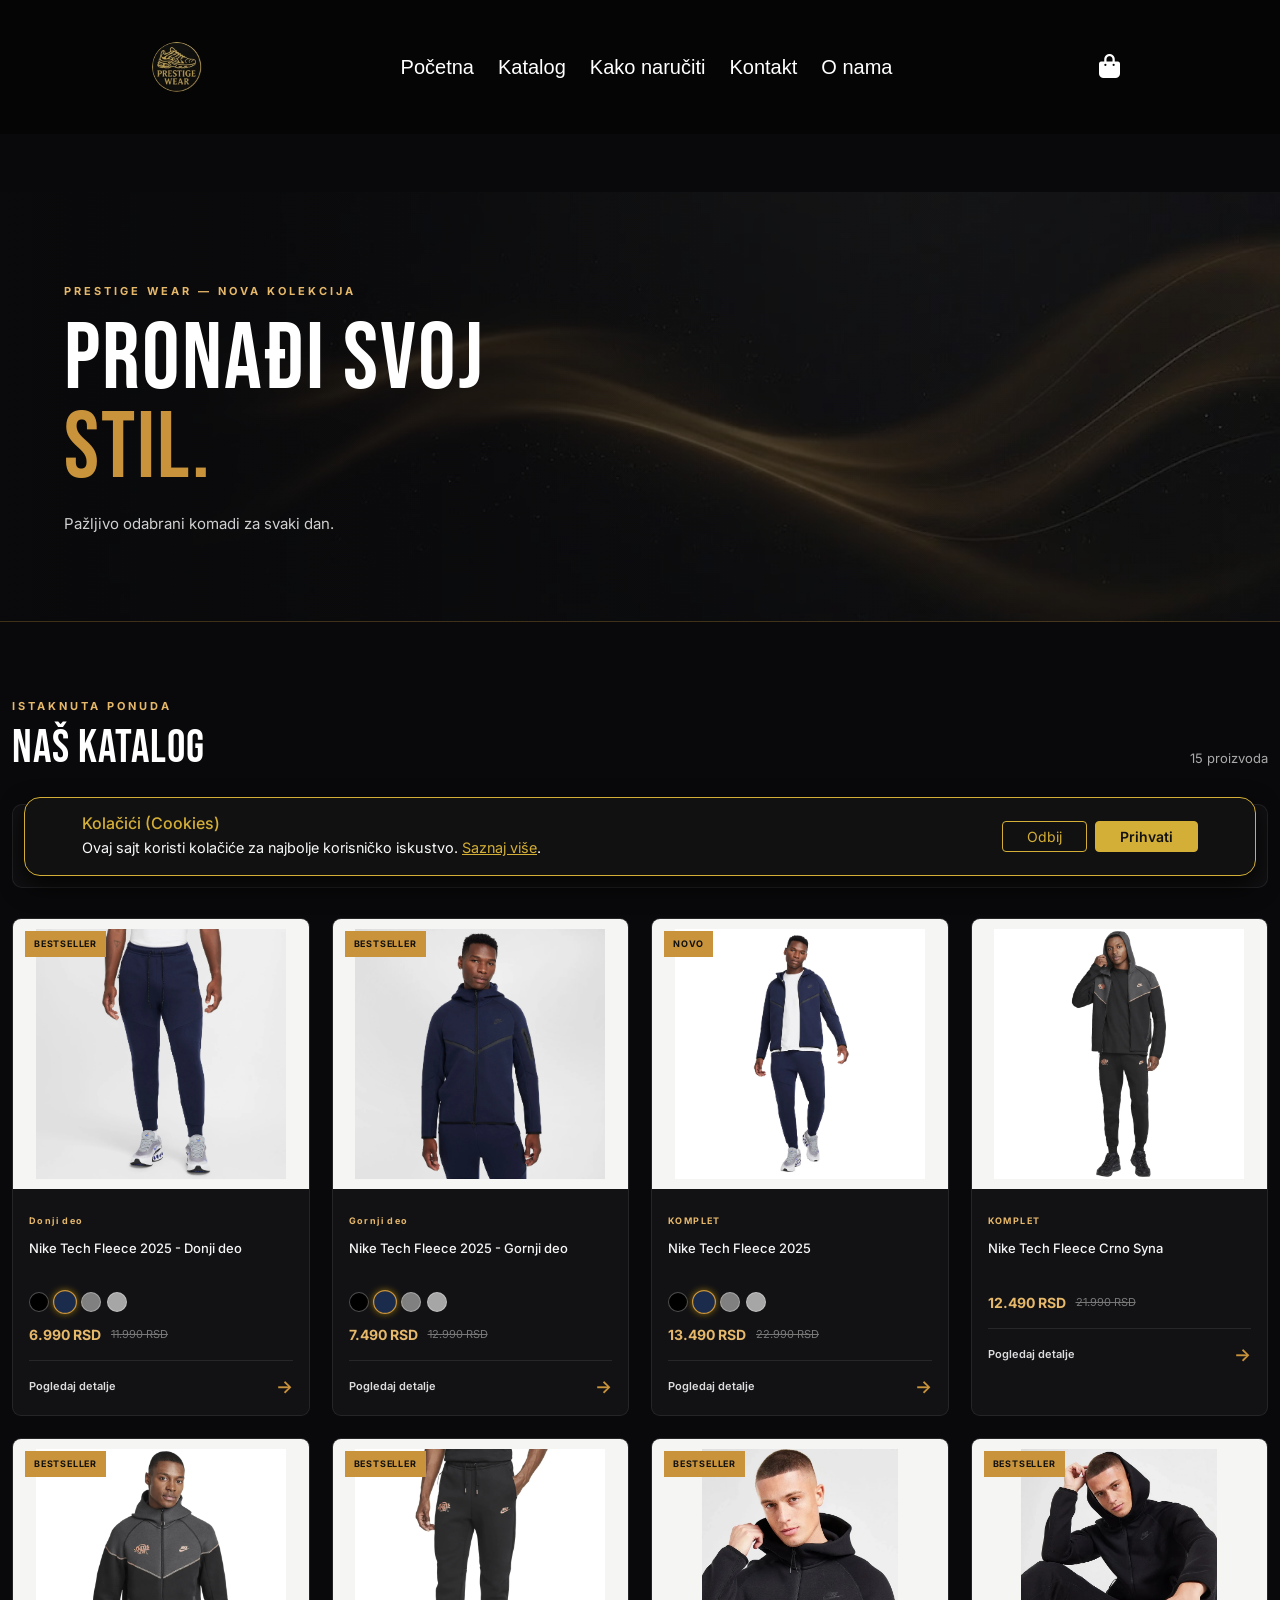
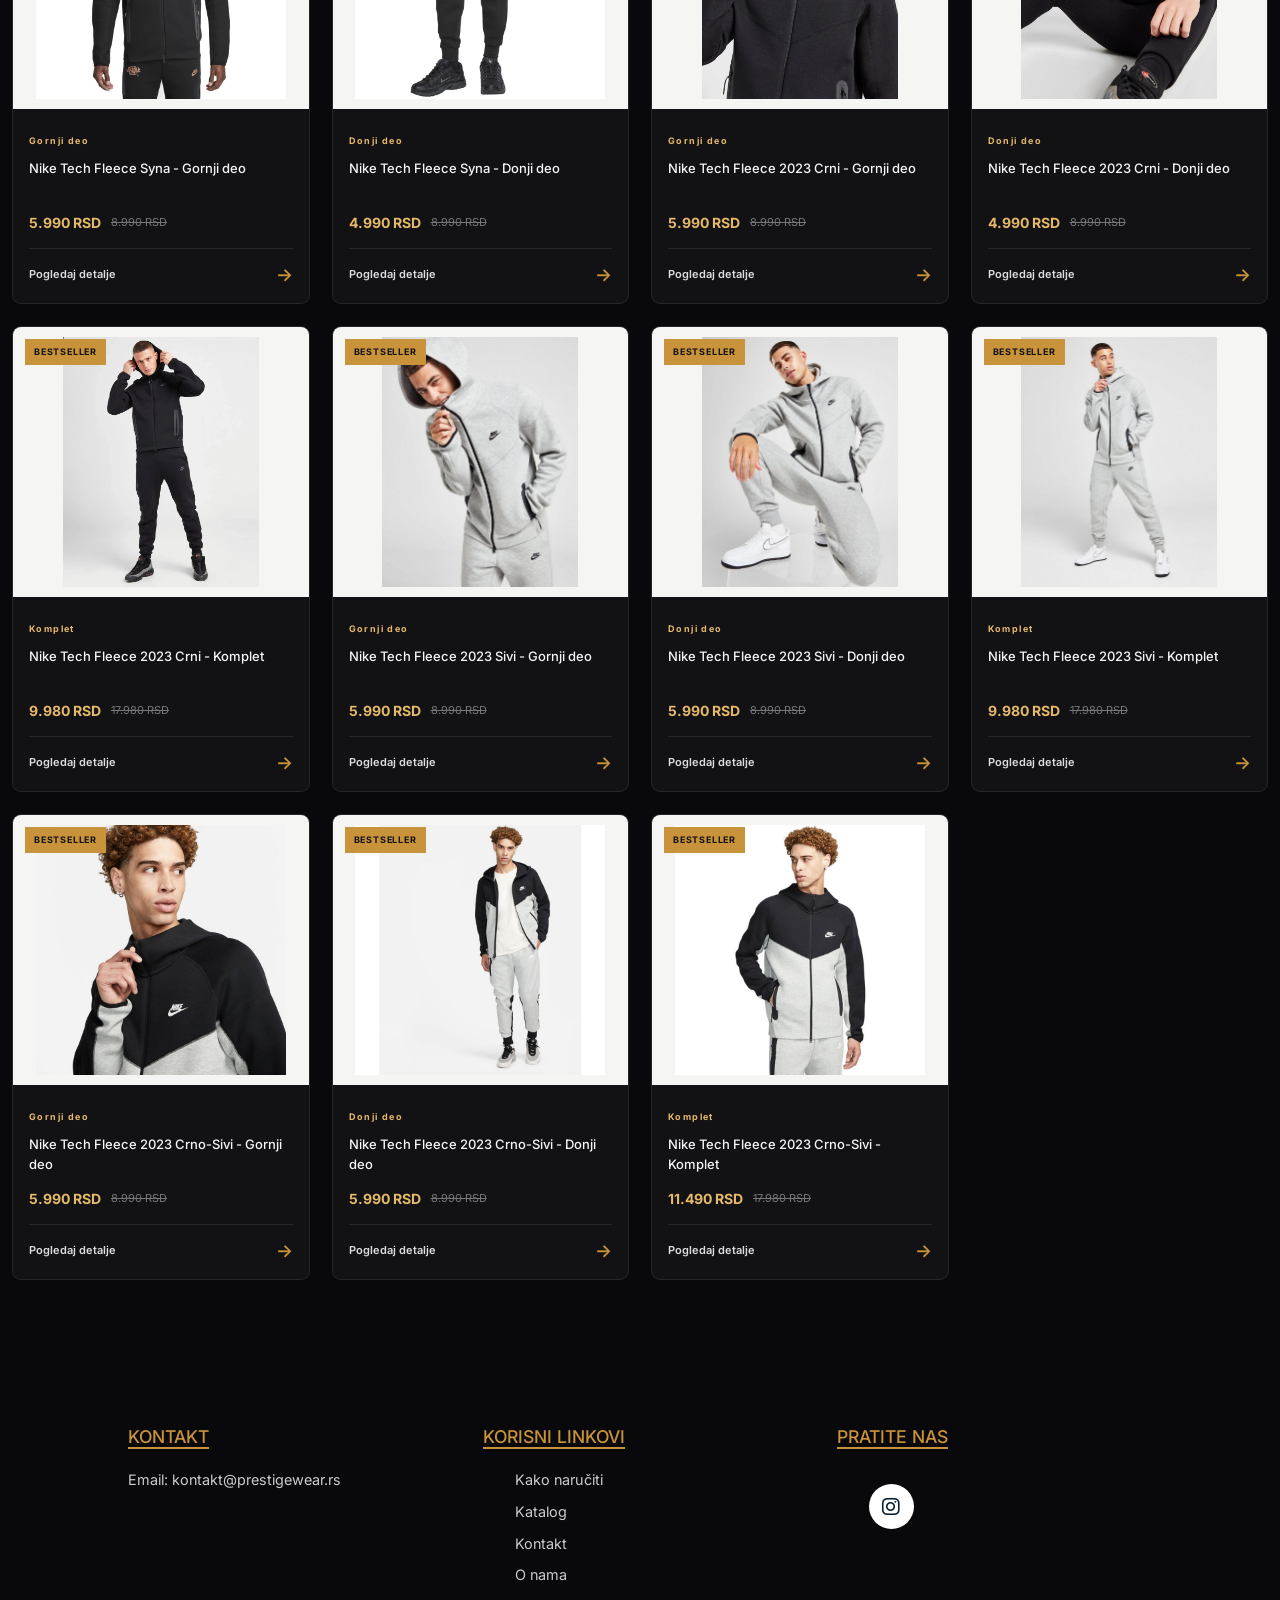
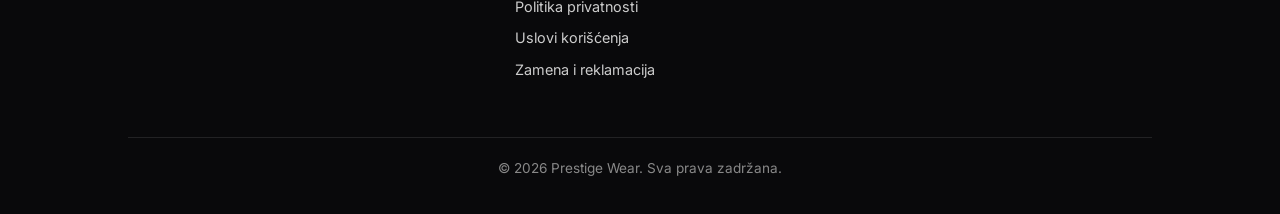
<file: html/katalog.html>
<!DOCTYPE html>
<html lang="sr">
<head>
    <meta charset="UTF-8">
    <meta name="viewport" content="width=device-width, initial-scale=1.0">
    <title>Katalog Proizvoda | Prestige Wear</title>
    
    <meta name="description" content="Pregledajte kompletan katalog Prestige Wear odeće. Pronađite najnovije trendove, majice, dukseve i komplete vrhunskog kvaliteta.">
    <meta name="keywords" content="katalog, prestige wear kolekcija, duksevi, majice, online kupovina">
    <meta name="robots" content="index, follow">
    <link rel="canonical" href="https://vas-domen.com/katalog.html">

    <!-- Open Graph / Twitter -->
    <meta property="og:type" content="website">
    <meta property="og:url" content="https://vas-domen.com/katalog.html">
    <meta property="og:title" content="Katalog Proizvoda | Prestige Wear">
    <meta property="og:description" content="Pregledajte kompletan katalog Prestige Wear odeće. Pronađite najnovije trendove i premijum modele.">
    <meta property="og:image" content="https://vas-domen.com/img/Logo.jpg">

    <link href="https://cdn.jsdelivr.net/npm/bootstrap@5.3.3/dist/css/bootstrap.min.css" rel="stylesheet">
    <link rel="stylesheet" href="https://cdnjs.cloudflare.com/ajax/libs/font-awesome/6.4.0/css/all.min.css">
    <link rel="stylesheet" href="../css/onama.css">
    <link rel="stylesheet" href="../css/katalog.css">

    <link rel="preconnect" href="https://fonts.googleapis.com">
    <link rel="preconnect" href="https://fonts.gstatic.com" crossorigin>
    <link href="https://fonts.googleapis.com/css2?family=Bebas+Neue&family=Inter:wght@400;500;600;700&display=swap" rel="stylesheet">
    <link rel="shortcut icon" href="../img/Logo.jpg" type="image/x-icon">
</head>
<body>

            <header>
    <div class="navigacija d-flex justify-content-between align-items-center">
        <!-- Logo -->
        <a href="../index.html"><img src="../img/Logo.jpg" alt="Logo sajta" style="height: 50px; border-radius: 50%;"></a>
        
        <!-- Desktop Linkovi -->
        <ul class="d-none d-lg-flex mb-0 list-unstyled gap-4">
            <li><a href="../index.html" class=" text-white text-decoration-none">Početna</a></li>
            <li><a href="./katalog.html" class="text-white text-decoration-none">Katalog</a></li>
            <li><a href="./kakonaruciti.html" class="aktivno text-white text-decoration-none">Kako naručiti</a></li>
            <li><a href="./kontakt.html" class="text-white text-decoration-none">Kontakt</a></li>
            <li><a href="./onama.html" class="text-white text-decoration-none">O nama</a></li>
        </ul>

        <div class="d-flex align-items-center gap-3">
            <!-- Hamburger meni dugme za mobilne -->
            <button class="hamburger-btn d-lg-none" id="otvori-meni">
                 <i class="fas fa-bars"></i>
            </button>

            <!-- Korpa -->
            <div class="nav-actions">
                <a href="./korpa.html" class="cart-icon-btn position-relative text-white text-decoration-none p-2">
                    <i class="fas fa-shopping-bag fs-4"></i>
                    <span id="broj-u-korpi" class="position-absolute top-0 start-100 translate-middle badge rounded-pill bg-warning text-dark fw-bold" style="display: none; font-size: 0.65rem;">0</span>
                </a>
            </div>
        </div>
    </div>
</header>

<!-- FULLSCREEN OVERLAY MENI (Stoji sakriven dok se ne klikne) -->
<div class="overlay-meni" id="mobilniOverlay">
    <div class="overlay-top">
        <img src="../img/Logo.jpg" alt="Logo sajta" style="border-radius: 50%;">
        <button class="zatvori-meni" id="zatvori-meni">
            ZATVORI <i class="fas fa-xmark"></i>
        </button>
    </div>
    <nav class="overlay-nav">
        <ul>
            <li><a href="../index.html" >Početna</a></li>
            <li><a href="./katalog.html" class="aktivno-overlay">Katalog</a></li>
            <li><a href="./kakonaruciti.html">Kako naručiti</a></li>
            <li><a href="./kontakt.html">Kontakt</a></li>
            <li><a href="./onama.html">O nama</a></li>
        </ul>
    </nav>
</div>



    <main>
        <hero class="katalog-hero">
            <div class="katalog-hero-sadrzaj">
                <span class="mali-naslov">PRESTIGE WEAR — NOVA KOLEKCIJA</span>
                <h1>PRONAĐI SVOJ<br><span>STIL.</span></h1>
                <p>Pažljivo odabrani komadi za svaki dan.</p>
            </div>
        </hero>

        <section class="katalog container">
            <div class="naslov-red">
                <div>
                    <span class="mali-naslov">ISTAKNUTA PONUDA</span>
                    <h2>NAŠ KATALOG</h2>
                </div>
                <span class="broj-proizvoda" id="broj-proizvoda">15 proizvoda</span>
            </div>

            <div class="filteri">
                <label class="pretraga">
                    <span aria-hidden="true">⌕</span>
                    <input id="pretraga" type="search" placeholder="Pretraži proizvode..." aria-label="Pretraži proizvode">
                </label>

                <label class="filter-kontrola">
                    <span>Kategorija</span>
                    <select id="kategorija" aria-label="Izaberi kategoriju">
                        <option value="sve">Sve kategorije</option>
                        <option value="kompleti">Kompleti</option>
                        <option value="gornji">Gornji deo</option>
                        <option value="donji">Donji deo</option>
                    </select>
                </label>

                <label class="filter-kontrola">
                    <span>Sortiraj</span>
                    <select id="sortiranje" aria-label="Sortiraj proizvode">
                        <option value="podrazumevano">Preporučeno</option>
                        <option value="rastuce">Cena: niža ka višoj</option>
                        <option value="opadajuce">Cena: viša ka nižoj</option>
                        <option value="naziv">Naziv: A–Š</option>
                    </select>
                </label>
            </div>

            <div class="proizvodi-grid" id="proizvodi-grid">

                <!-- Proizvod 1 -->
                <article class="proizvod-kartica" data-name="Nike Tech Fleece 2025 - Donji deo" data-category="donji" data-price="6990">
                    <div class="slika-proizvoda">
                        <span class="oznaka">BESTSELLER</span>
                        <img src="../img/proizvodi slike/techlfleeceeteget2025_7.webp" alt="Nike Tech Fleece 2025 - Donji deo">
                    </div>
                    <div class="proizvod-info">
                        <span class="proizvod-kategorija">Donji deo</span>
                        <h3>Nike Tech Fleece 2025 - Donji deo</h3>

                        <div class="katalog-boje">
        <!-- data-slika sadrži putanju do slike koju treba prikazati -->
        <span class="boja-kruzic " data-slika="../img/proizvodi slike/techlfleececrni2025_8.webp" style="background-color: #000000;"></span>
        <span class="boja-kruzic active" data-slika="../img/proizvodi slike/techlfleeceeteget2025_9.webp" style="background-color: #1a2b4c;"></span>
        <span class="boja-kruzic" data-slika="../img/proizvodi slike/techlfleecesivi2025_4.webp" style="background-color: #808080;"></span>
         <span class="boja-kruzic" data-slika="../img/proizvodi slike/techlfleececrnosivi2025_8.webp" style="background-color: #a6a6a6;"></span>
    </div>


                        <div class="cena-red"><strong>6.990 RSD</strong><span class="stara-cena">11.990 RSD</span></div>
                        <a class="proizvod-dugme" href="./proizvod.html?id=nike-tech-fleece-joggers--donji-deo">Pogledaj detalje <span>→</span></a>
                    </div>
                </article>

                <!-- Proizvod 2 -->
                <article class="proizvod-kartica" data-name="Nike Tech Fleece 2025 - Gornji deo" data-category="gornji" data-price="7490">
                    <div class="slika-proizvoda">
                        <span class="oznaka">BESTSELLER</span>
                        <img src="../img/proizvodi slike/techlfleeceeteget2025_3.webp" alt="Nike Tech Fleece 2025 - Gornji deo">
                    </div>
                    <div class="proizvod-info">
                        <span class="proizvod-kategorija">Gornji deo</span>
                        <h3>Nike Tech Fleece 2025 - Gornji deo</h3>

                        <div class="katalog-boje">
        <!-- data-slika sadrži putanju do slike koju treba prikazati -->
        <span class="boja-kruzic " data-slika="../img/proizvodi slike/techlfleececrni2025_2.webp" style="background-color: #000000;"></span>
        <span class="boja-kruzic active" data-slika="../img/proizvodi slike/techlfleeceeteget2025_3.webp" style="background-color: #1a2b4c;"></span>
        <span class="boja-kruzic" data-slika="../img/proizvodi slike/techlfleecesivi2025_1.webp" style="background-color: #808080;"></span>
         <span class="boja-kruzic" data-slika="../img/proizvodi slike/techlfleecescrnosivi2025_4.webp" style="background-color: #a6a6a6;"></span>
    </div>


                        <div class="cena-red"><strong>7.490 RSD</strong><span class="stara-cena">12.990 RSD</span></div>
                        <a class="proizvod-dugme" href="./proizvod.html?id=nike-tech-fleece-joggers--gornji-deo">Pogledaj detalje <span>→</span></a>
                    </div>
                </article>

                <!-- Proizvod 3 -->
                <article class="proizvod-kartica" data-name="Nike Tech Fleece 2025" data-category="kompleti" data-price="13490">
                    <div class="slika-proizvoda">
                        <span class="oznaka">NOVO</span>
                        <img src="../img/proizvodi slike/techlfleeceeteget2025_1.webp" alt="Nike Tech Fleece 2025 komplet">
                    </div>
                    <div class="proizvod-info">
                        <span class="proizvod-kategorija">KOMPLET</span>
                        <h3>Nike Tech Fleece 2025</h3>


<div class="katalog-boje">
        <!-- data-slika sadrži putanju do slike koju treba prikazati -->
        <span class="boja-kruzic " data-slika="../img/proizvodi slike/techlfleececrni2025_1.webp" style="background-color: #000000;"></span>
        <span class="boja-kruzic active" data-slika="../img/proizvodi slike/techlfleeceeteget2025_1.webp" style="background-color: #1a2b4c;"></span>
        <span class="boja-kruzic" data-slika="../img/proizvodi slike/techlfleecesivi2025_1.webp" style="background-color: #808080;"></span>
         <span class="boja-kruzic" data-slika="../img/proizvodi slike/techlfleecescrnosivi2025_1.webp" style="background-color: #a6a6a6;"></span>
    </div>

                        <div class="cena-red"><strong>13.490 RSD</strong><span class="stara-cena">22.990 RSD</span></div>
                        <a class="proizvod-dugme" href="./proizvod.html?id=nike-tech-fleece-joggers-komplet">Pogledaj detalje <span>→</span></a>
                    </div>
                </article>
        

                <!--Proizvod 4-->
            <article class="proizvod-kartica" data-name="Nike Tech Fleece Crno Syna" data-category="kompleti" data-price="12490">
                    <div class="slika-proizvoda">
                        <img src="../img/Nike Tech Fleece Syna/syna-world-x-nike-central-cee-tech-fleece-black-hoodie-hq3748-010-model-set.webp" alt="Nike Tech Fleece Syna komplet">
                    </div>
                    <div class="proizvod-info">
                        <span class="proizvod-kategorija">KOMPLET</span>
                        <h3>Nike Tech Fleece Crno Syna</h3>
                        <div class="cena-red"><strong>12.490 RSD</strong><span class="stara-cena">21.990 RSD</span></div>
                        <a class="proizvod-dugme" href="./proizvod.html?id=tech-fleece-crno-syna">Pogledaj detalje <span>→</span></a>
                    </div>
                </article>


                <!-- Proizvod 5 -->
                <article class="proizvod-kartica" data-name="Nike Tech Fleece Syna - Gornji deo" data-category="gornji" data-price="5990">
                    <div class="slika-proizvoda">
                        <span class="oznaka">BESTSELLER</span>
                        <img src="../img/Nike Tech Fleece Syna/syna-world-x-nike-central-cee-tech-fleece-black-hoodie-hq3748-010-model-front-set.jpg" alt="Nike Tech Fleece Syna - Gornji deo">
                    </div>
                    <div class="proizvod-info">
                        <span class="proizvod-kategorija">Gornji deo</span>
                        <h3>Nike Tech Fleece Syna - Gornji deo</h3>
                        <div class="cena-red"><strong>5.990 RSD</strong><span class="stara-cena">8.990 RSD</span></div>
                        <a class="proizvod-dugme" href="./proizvod.html?id=tech-fleece-crno-syna-gornji-deo">Pogledaj detalje <span>→</span></a>
                    </div>
                </article>

                <!-- Proizvod 6 -->
                <article class="proizvod-kartica" data-name="Nike Tech Fleece Syna - Donji deo" data-category="donji" data-price="4990">
                    <div class="slika-proizvoda">
                        <span class="oznaka">BESTSELLER</span>
                        <img src="../img/Nike Tech Fleece Syna/syna-world-x-nike-central-cee-tech-fleece-black-sweatpants-hq3749-010-model-front-set.webp" alt="Nike Tech Fleece Syna - Donji deo">
                    </div>
                    <div class="proizvod-info">
                        <span class="proizvod-kategorija">Donji deo</span>
                        <h3>Nike Tech Fleece Syna - Donji deo</h3>
                        <div class="cena-red"><strong>4.990 RSD</strong><span class="stara-cena">8.990 RSD</span></div>
                        <a class="proizvod-dugme" href="./proizvod.html?id=tech-fleece-crno-syna-donji-deo">Pogledaj detalje <span>→</span></a>
                    </div>
                </article>


                <!-- Proizvod 7 -->
                <article class="proizvod-kartica" data-name="Nike Tech Fleece 2023 Crni - Gornji deo" data-category="gornji" data-price="5990">
                    <div class="slika-proizvoda">
                        <span class="oznaka">BESTSELLER</span>
                        <img src="../img/Nike Tech Fleece 2023/Crni/gornjideo2.webp" alt="Nike Tech Fleece 2023 Crni - Gornji deo">
                    </div>
                    <div class="proizvod-info">
                        <span class="proizvod-kategorija">Gornji deo</span>
                        <h3>Nike Tech Fleece 2023 Crni - Gornji deo</h3>
                        <div class="cena-red"><strong>5.990 RSD</strong><span class="stara-cena">8.990 RSD</span></div>
                        <a class="proizvod-dugme" href="./proizvod.html?id=tech-fleece-2023-gornji-deo">Pogledaj detalje <span>→</span></a>
                    </div>
                </article>


                 <!-- Proizvod 8 -->
                <article class="proizvod-kartica" data-name="Nike Tech Fleece 2023 Crni - Donji deo" data-category="donji" data-price="4990">
                    <div class="slika-proizvoda">
                        <span class="oznaka">BESTSELLER</span>
                        <img src="../img/Nike Tech Fleece 2023/Crni/gornjidonjideosedi1.webp" alt="Nike Tech Fleece 2023 Crni - Donji deo">
                    </div>
                    <div class="proizvod-info">
                        <span class="proizvod-kategorija">Donji deo</span>
                        <h3>Nike Tech Fleece 2023 Crni - Donji deo</h3>
                        <div class="cena-red"><strong>4.990 RSD</strong><span class="stara-cena">8.990 RSD</span></div>
                        <a class="proizvod-dugme" href="./proizvod.html?id=tech-fleece-2023-donji-deo">Pogledaj detalje <span>→</span></a>
                    </div>
                </article>


                     <!-- Proizvod 9 -->
                <article class="proizvod-kartica" data-name="Nike Tech Fleece 2023 Crni - Komplet" data-category="komplet" data-price="9980">
                    <div class="slika-proizvoda">
                        <span class="oznaka">BESTSELLER</span>
                        <img src="../img/Nike Tech Fleece 2023/Crni/komplet1.webp" alt="Nike Tech Fleece 2023 Crni - Komplet">
                    </div>
                    <div class="proizvod-info">
                        <span class="proizvod-kategorija">Komplet</span>
                        <h3>Nike Tech Fleece 2023 Crni - Komplet</h3>
                        <div class="cena-red"><strong>9.980 RSD</strong><span class="stara-cena">17.980 RSD</span></div>
                        <a class="proizvod-dugme" href="./proizvod.html?id=tech-fleece-2023-komplet">Pogledaj detalje <span>→</span></a>
                    </div>
                </article>


                <!-- Proizvod 10 -->
                <article class="proizvod-kartica" data-name="Nike Tech Fleece 2023 Sivi - Gornji deo" data-category="gornji" data-price="5990">
                    <div class="slika-proizvoda">
                        <span class="oznaka">BESTSELLER</span>
                        <img src="../img/Nike Tech Fleece 2023/Sivi/gornjideo1.jpg" alt="Nike Tech Fleece 2023 Sivi - Gornji deo">
                    </div>
                    <div class="proizvod-info">
                        <span class="proizvod-kategorija">Gornji deo</span>
                        <h3>Nike Tech Fleece 2023 Sivi - Gornji deo</h3>
                        <div class="cena-red"><strong>5.990 RSD</strong><span class="stara-cena">8.990 RSD</span></div>
                        <a class="proizvod-dugme" href="./proizvod.html?id=tech-fleece-2023-sivi-gornji-deo">Pogledaj detalje <span>→</span></a>
                    </div>
                </article>


                <!-- Proizvod 11 -->
                <article class="proizvod-kartica" data-name="Nike Tech Fleece 2023 Sivi - Donji deo" data-category="donji" data-price="5990">
                    <div class="slika-proizvoda">
                        <span class="oznaka">BESTSELLER</span>
                        <img src="../img/Nike Tech Fleece 2023/Sivi/komplet1.jpg" alt="Nike Tech Fleece 2023 Sivi - Donji deo">
                    </div>
                    <div class="proizvod-info">
                        <span class="proizvod-kategorija">Donji deo</span>
                        <h3>Nike Tech Fleece 2023 Sivi - Donji deo</h3>
                        <div class="cena-red"><strong>5.990 RSD</strong><span class="stara-cena">8.990 RSD</span></div>
                        <a class="proizvod-dugme" href="./proizvod.html?id=tech-fleece-2023-sivi-donji-deo">Pogledaj detalje <span>→</span></a>
                    </div>
                </article>



                
                <!-- Proizvod 12 -->
                <article class="proizvod-kartica" data-name="Nike Tech Fleece 2023 Sivi - Komplet" data-category="komplet" data-price="9980">
                    <div class="slika-proizvoda">
                        <span class="oznaka">BESTSELLER</span>
                        <img src="../img/Nike Tech Fleece 2023/Sivi/komplet2.jpg" alt="Nike Tech Fleece 2023 Sivi - Komplet">
                    </div>
                    <div class="proizvod-info">
                        <span class="proizvod-kategorija">Komplet</span>
                        <h3>Nike Tech Fleece 2023 Sivi - Komplet</h3>
                        <div class="cena-red"><strong>9.980 RSD</strong><span class="stara-cena">17.980 RSD</span></div>
                        <a class="proizvod-dugme" href="./proizvod.html?id=tech-fleece-2023-sivi-komplet">Pogledaj detalje <span>→</span></a>
                    </div>
                </article>



                 <!-- Proizvod 13 -->
                <article class="proizvod-kartica" data-name="Nike Tech Fleece 2023 Crno-Sivi - Gornji deo" data-category="gornji-deo" data-price="5990">
                    <div class="slika-proizvoda">
                        <span class="oznaka">BESTSELLER</span>
                        <img src="../img/Nike Tech Fleece 2023/CrnoSivi/gornjideo1.jpg" alt="Nike Tech Fleece 2023 Crno-Sivi - Gornji deo">
                    </div>
                    <div class="proizvod-info">
                        <span class="proizvod-kategorija">Gornji deo</span>
                        <h3>Nike Tech Fleece 2023 Crno-Sivi - Gornji deo</h3>
                        <div class="cena-red"><strong>5.990 RSD</strong><span class="stara-cena">8.990 RSD</span></div>
                        <a class="proizvod-dugme" href="./proizvod.html?id=tech-fleece-2023-crno-sivi-gornji-deo">Pogledaj detalje <span>→</span></a>
                    </div>
                </article>


                <!-- Proizvod 14 -->
                <article class="proizvod-kartica" data-name="Nike Tech Fleece 2023 Crno-Sivi - Donji deo" data-category="donji-deo" data-price="5990">
                    <div class="slika-proizvoda">
                        <span class="oznaka">BESTSELLER</span>
                        <img src="../img/Nike Tech Fleece 2023/CrnoSivi/komplet1.jpg" alt="Nike Tech Fleece 2023 Crno-Sivi - Donji deo">
                    </div>
                    <div class="proizvod-info">
                        <span class="proizvod-kategorija">Donji deo</span>
                        <h3>Nike Tech Fleece 2023 Crno-Sivi - Donji deo</h3>
                        <div class="cena-red"><strong>5.990 RSD</strong><span class="stara-cena">8.990 RSD</span></div>
                        <a class="proizvod-dugme" href="./proizvod.html?id=tech-fleece-2023-crno-sivi-donji-deo">Pogledaj detalje <span>→</span></a>
                    </div>
                </article>


                <!-- Proizvod 15 -->
                <article class="proizvod-kartica" data-name="Nike Tech Fleece 2023 Crno-Sivi - Komplet" data-category="komples" data-price="9980">
                    <div class="slika-proizvoda">
                        <span class="oznaka">BESTSELLER</span>
                        <img src="../img/Nike Tech Fleece 2023/CrnoSivi/komplet2.jpg" alt="Nike Tech Fleece 2023 Crno-Sivi - Komplet">
                    </div>
                    <div class="proizvod-info">
                        <span class="proizvod-kategorija">Komplet</span>
                        <h3>Nike Tech Fleece 2023 Crno-Sivi - Komplet</h3>
                        <div class="cena-red"><strong>11.490 RSD</strong><span class="stara-cena">17.980 RSD</span></div>
                        <a class="proizvod-dugme" href="./proizvod.html?id=tech-fleece-2023-crno-sivi-komplet">Pogledaj detalje <span>→</span></a>
                    </div>
                </article>


            </div>

            

            <p class="nema-rezultata" id="nema-rezultata" hidden>Nema proizvoda koji odgovaraju pretrazi.</p>
        </section>
    </main>

    <footer>
        <div class="footer">
            <div>
                <h3>Kontakt</h3>
                
                <p>Email: <a href="mailto:kontakt@prestigewear.rs" target="_blank" style="color: #ccc; text-decoration: none;">kontakt@prestigewear.rs</a></p>
            </div>
            <div id="korisnilinkovi">
                <h3>Korisni linkovi</h3>
                <ul>
                    <li><a href="./kakonaruciti.html">Kako naručiti</a></li>
                    <li><a href="./katalog.html">Katalog</a></li>
                    <li><a href="./kontakt.html">Kontakt</a></li>
                    <li><a href="./onama.html">O nama</a></li>
                    <li><a href="./politikaprivatnosti.html">Politika privatnosti</a></li>
                    <li><a href="./uslovikoriscenja.html">Uslovi korišćenja</a></li>
                    <li><a href="./zamenareklamacija.html">Zamena i reklamacija</a></li>
                </ul>
            </div>

            <div id="socijalnemreze">
                <h3>Pratite nas</h3>
                <div class="mreze-kontejner">
                    </a>
                    <a class="krug-mrezaig" href="https://www.instagram.com/prestigewear.rss/" target="_blank" >
                        <i class="fab fa-instagram"></i>
                    </a>
                    </a>
                </div>
            </div>
        </div>
        <p class="copyright">© 2026 Prestige Wear. Sva prava zadržana.</p>
    </footer>

    <script src="https://cdn.jsdelivr.net/npm/bootstrap@5.3.3/dist/js/bootstrap.bundle.min.js"></script>
    <script src="../js/katalog.js"></script>


     <!-- Cookie Baner -->
    <div id="cookie-banner" class="fixed-bottom m-3 m-md-4 p-3 rounded-4 d-none" style="background-color: #111111; border: 1px solid #d4af37; box-shadow: 0 10px 25px rgba(0,0,0,0.8); z-index: 1050;">
  <div class="container d-flex flex-column flex-md-row justify-content-between align-items-center">
    <div class="mb-3 mb-md-0 text-center text-md-start">
      <h6 class="mb-1" style="color: #d4af37;">Kolačići (Cookies)</h6>
      <p class="mb-0 text-light" style="font-size: 0.9rem;">
        Ovaj sajt koristi kolačiće za najbolje korisničko iskustvo. 
        <a href="./kolacici.html" style="color: #d4af37; text-decoration: underline;">Saznaj više</a>.
      </p>
    </div>
    <div class="d-flex gap-2">
      <button id="reject-cookies" class="btn btn-sm px-4" style="background-color: transparent; border: 1px solid #d4af37; color: #d4af37;">Odbij</button>
      <button id="accept-cookies" class="btn btn-sm px-4" style="background-color: #d4af37; border: 1px solid #d4af37; color: #111111; font-weight: 600;">Prihvati</button>
    </div>
  </div>
</div>

</body>
</html>
</file>
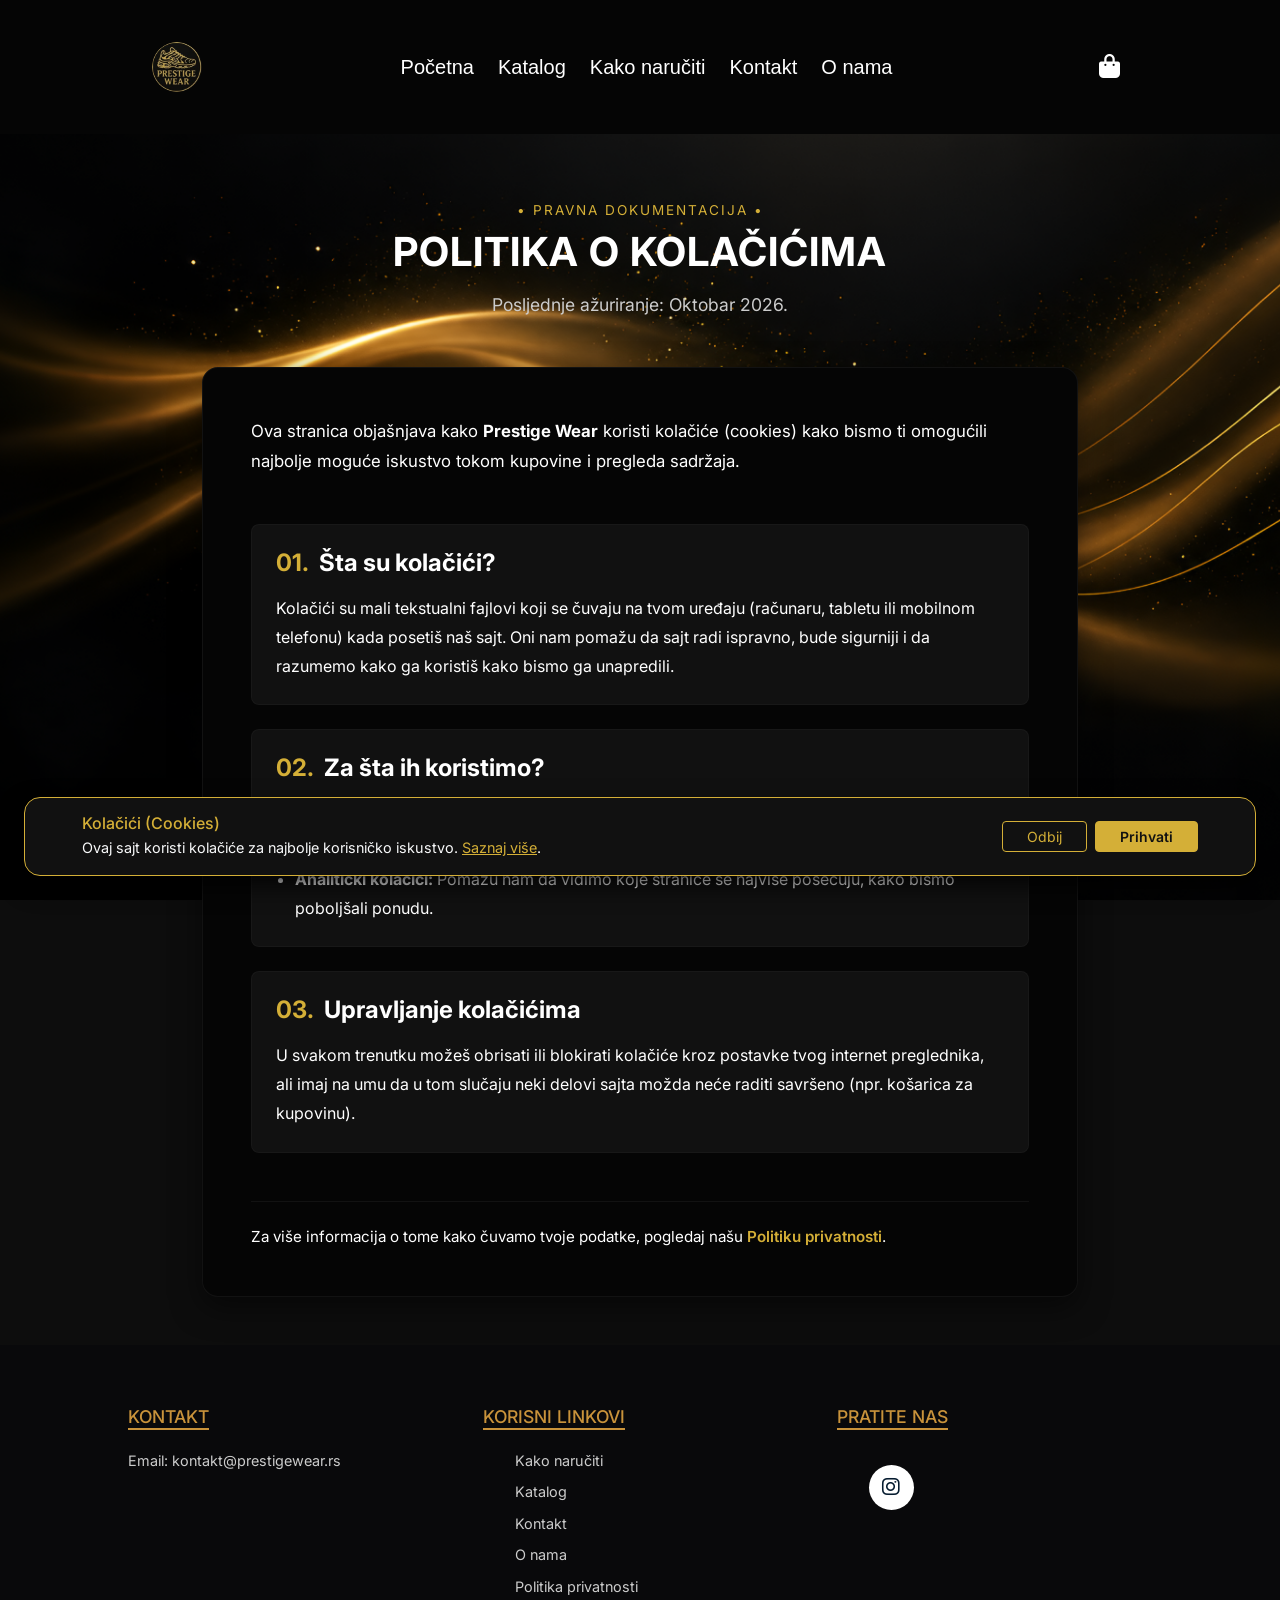
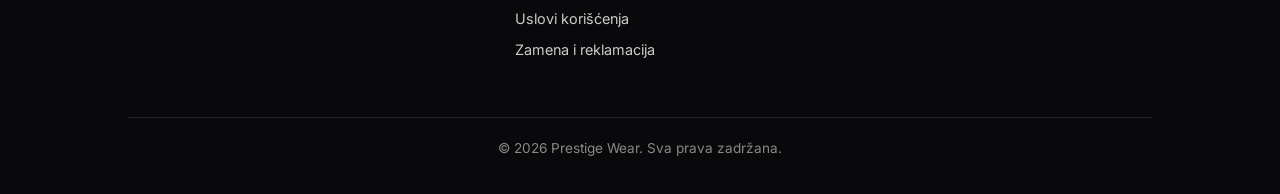
<file: html/kolacici.html>
<!DOCTYPE html>
<html lang="sr">
<head>
    <meta charset="UTF-8">
    <meta name="viewport" content="width=device-width, initial-scale=1.0">
    <title>Cookies | Prestige Wear</title>
    
    <meta name="description" content="Saznajte detaljne informacije o kolačićima koje koristi sajt Prestige Wear.">
    <meta name="robots" content="index, follow">
    <link rel="canonical" href="https://vas-domen.com/kolacici.html">

    <link href="https://cdn.jsdelivr.net/npm/bootstrap@5.3.3/dist/css/bootstrap.min.css" rel="stylesheet">
    <link rel="stylesheet" href="../css/kolacici.css">
    <link rel="stylesheet" href="https://cdnjs.cloudflare.com/ajax/libs/font-awesome/6.4.0/css/all.min.css">
    <link rel="preconnect" href="https://fonts.googleapis.com">
    <link rel="preconnect" href="https://fonts.gstatic.com" crossorigin>
    <link href="https://fonts.googleapis.com/css2?family=Bebas+Neue&family=Inter:wght@400;500;700&display=swap" rel="stylesheet">
    <link rel="shortcut icon" href="../img/Logo.jpg" type="image/x-icon">
</head>
<body>

     <header>
    <div class="navigacija d-flex justify-content-between align-items-center">
        <!-- Logo -->
        <a href="../index.html"><img src="../img/Logo.jpg" alt="Logo sajta" style="height: 50px; border-radius: 50%;"></a>
        
        <!-- Desktop Linkovi -->
        <ul class="d-none d-lg-flex mb-0 list-unstyled gap-4">
            <li><a href="../index.html" class=" text-white text-decoration-none">Početna</a></li>
            <li><a href="./katalog.html" class="text-white text-decoration-none">Katalog</a></li>
            <li><a href="./kakonaruciti.html" class="aktivno text-white text-decoration-none">Kako naručiti</a></li>
            <li><a href="./kontakt.html" class="text-white text-decoration-none">Kontakt</a></li>
            <li><a href="./onama.html" class="text-white text-decoration-none">O nama</a></li>
        </ul>

        <div class="d-flex align-items-center gap-3">
            <!-- Hamburger meni dugme za mobilne -->
            <button class="hamburger-btn d-lg-none" id="otvori-meni">
                 <i class="fas fa-bars"></i>
            </button>

            <!-- Korpa -->
            <div class="nav-actions">
                <a href="./korpa.html" class="cart-icon-btn position-relative text-white text-decoration-none p-2">
                    <i class="fas fa-shopping-bag fs-4"></i>
                    <span id="broj-u-korpi" class="position-absolute top-0 start-100 translate-middle badge rounded-pill bg-warning text-dark fw-bold" style="display: none; font-size: 0.65rem;">0</span>
                </a>
            </div>
        </div>
    </div>
</header>


<!-- FULLSCREEN OVERLAY MENI (Stoji sakriven dok se ne klikne) -->
<div class="overlay-meni" id="mobilniOverlay">
    <div class="overlay-top">
        <img src="../img/Logo.jpg" alt="Logo sajta" style="border-radius: 50%;">
        <button class="zatvori-meni" id="zatvori-meni">
            ZATVORI <i class="fas fa-xmark"></i>
        </button>
    </div>
    <nav class="overlay-nav">
        <ul>
            <li><a href="../index.html" >Početna</a></li>
            <li><a href="./katalog.html">Katalog</a></li>
            <li><a href="./kakonaruciti.html" >Kako naručiti</a></li>
            <li><a href="./kontakt.html">Kontakt</a></li>
            <li><a href="./onama.html">O nama</a></li>
        </ul>
    </nav>
</div>





<!-- Dodan padding-top od 100px i font-family: inherit -->

<div class="container text-light mb-5" style="max-width: 900px; padding-top: 100px; font-family: inherit;">
  
  <!-- Zaglavlje -->
  <div class="text-center mb-5">
    <p class="text-uppercase mb-2" style="color: #d4af37; font-size: 0.85rem; letter-spacing: 2px;">• Pravna dokumentacija •</p>
    <h1 class="text-uppercase fw-bold text-white mb-3" style="letter-spacing: 1px;">Politika o kolačićima</h1>
    <p class="text-muted" style="font-size: 1.1rem; color: #ccc !important;">Posljednje ažuriranje: Oktobar 2026.</p>
  </div>

  <!-- Glavni tamni spremnik (spoljašnji boks) -->
  <div class="p-4 p-md-5 rounded-4" style="background-color: #050505; border: 1px solid rgba(255, 255, 255, 0.05); box-shadow: 0 10px 30px rgba(0,0,0,0.5);">
    
    <!-- Uvodni tekst -->
    <p class="mb-5 text-white" style="line-height: 1.8; font-size: 1.05rem;">
      Ova stranica objašnjava kako <strong>Prestige Wear</strong> koristi kolačiće (cookies) kako bismo ti omogućili najbolje moguće iskustvo tokom kupovine i pregleda sadržaja.
    </p>

    <!-- Sekcija 1 -->
    <div class="p-4 rounded-3 mb-4" style="background-color: #111111; border: 1px solid rgba(255, 255, 255, 0.03);">
      <h4 class="fw-bold mb-3 text-white">
        <span style="color: #d4af37; margin-right: 5px;">01.</span> Šta su kolačići?
      </h4>
      <p class="mb-0 text-white" style="line-height: 1.8;">
        Kolačići su mali tekstualni fajlovi koji se čuvaju na tvom uređaju (računaru, tabletu ili mobilnom telefonu) kada posetiš naš sajt. Oni nam pomažu da sajt radi ispravno, bude sigurniji i da razumemo kako ga koristiš kako bismo ga unapredili.
      </p>
    </div>

    <!-- Sekcija 2 -->
    <div class="p-4 rounded-3 mb-4" style="background-color: #111111; border: 1px solid rgba(255, 255, 255, 0.03);">
      <h4 class="fw-bold mb-3 text-white">
        <span style="color: #d4af37; margin-right: 5px;">02.</span> Za šta ih koristimo?
      </h4>
      <ul class="mb-0 text-white" style="line-height: 1.8; padding-left: 1.2rem;">
        <li class="mb-2"><strong>Neophodni kolačići:</strong> Služe za osnovno funkcioniranje sajta (npr. pamćenje tvoje sesije ili artikala u košarici dok prelaziš sa stranice na stranicu).</li>
        <li><strong>Analitički kolačići:</strong> Pomažu nam da vidimo koje stranice se najviše posećuju, kako bismo poboljšali ponudu.</li>
      </ul>
    </div>

    <!-- Sekcija 3 -->
    <div class="p-4 rounded-3 mb-5" style="background-color: #111111; border: 1px solid rgba(255, 255, 255, 0.03);">
      <h4 class="fw-bold mb-3 text-white">
        <span style="color: #d4af37; margin-right: 5px;">03.</span> Upravljanje kolačićima
      </h4>
      <p class="mb-0 text-white" style="line-height: 1.8;">
        U svakom trenutku možeš obrisati ili blokirati kolačiće kroz postavke tvog internet preglednika, ali imaj na umu da u tom slučaju neki delovi sajta možda neće raditi savršeno (npr. košarica za kupovinu).
      </p>
    </div>

    <!-- Link za politiku privatnosti -->
    <div class="pt-4 mt-2" style="border-top: 1px solid rgba(255, 255, 255, 0.05);">
      <p class="mb-0 text-white" style="font-size: 0.95rem;">
        Za više informacija o tome kako čuvamo tvoje podatke, pogledaj našu 
        <a href="./politikaprivatnosti.html" style="color: #d4af37; text-decoration: none; font-weight: 600;">Politiku privatnosti</a>.
      </p>
    </div>

  </div>
</div>



<footer>
        <div class="footer">
            <div>
                <h3>Kontakt</h3>
                
                <p>Email: <a href="mailto:kontakt@prestigewear.rs" target="_blank" style="color: #ccc; text-decoration: none;">kontakt@prestigewear.rs</a></p>
            </div>
            <div id="korisnilinkovi">
                <h3>Korisni linkovi</h3>
                <ul>
                    <li><a href="./kakonaruciti.html">Kako naručiti</a></li>
                    <li><a href="./katalog.html">Katalog</a></li>
                    <li><a href="./kontakt.html">Kontakt</a></li>
                    <li><a href="./onama.html">O nama</a></li>
                    <li><a href="./politikaprivatnosti.html">Politika privatnosti</a></li>
                    <li><a href="./uslovikoriscenja.html">Uslovi korišćenja</a></li>
                    <li><a href="./zamenareklamacija.html">Zamena i reklamacija</a></li>
                </ul>
            </div>

            <div id="socijalnemreze">
                <h3>Pratite nas</h3>
                <div class="mreze-kontejner">
                    </a>
                    <a class="krug-mrezaig" href="https://www.instagram.com/prestigewear.rss/" target="_blank" >
                        <i class="fab fa-instagram"></i>
                    </a>
                    </a>
                </div>
            </div>
        </div>
        <p class="copyright">© 2026 Prestige Wear. Sva prava zadržana.</p>
    </footer>
    

    <script src="https://cdn.jsdelivr.net/npm/bootstrap@5.3.3/dist/js/bootstrap.bundle.min.js"></script>
    <script src="../js/script.js"></script>


     <!-- Cookie Baner -->
    <div id="cookie-banner" class="fixed-bottom m-3 m-md-4 p-3 rounded-4 d-none" style="background-color: #111111; border: 1px solid #d4af37; box-shadow: 0 10px 25px rgba(0,0,0,0.8); z-index: 1050;">
  <div class="container d-flex flex-column flex-md-row justify-content-between align-items-center">
    <div class="mb-3 mb-md-0 text-center text-md-start">
      <h6 class="mb-1" style="color: #d4af37;">Kolačići (Cookies)</h6>
      <p class="mb-0 text-light" style="font-size: 0.9rem;">
        Ovaj sajt koristi kolačiće za najbolje korisničko iskustvo. 
        <a href="./kolacici.html" style="color: #d4af37; text-decoration: underline;">Saznaj više</a>.
      </p>
    </div>
    <div class="d-flex gap-2">
      <button id="reject-cookies" class="btn btn-sm px-4" style="background-color: transparent; border: 1px solid #d4af37; color: #d4af37;">Odbij</button>
      <button id="accept-cookies" class="btn btn-sm px-4" style="background-color: #d4af37; border: 1px solid #d4af37; color: #111111; font-weight: 600;">Prihvati</button>
    </div>
  </div>
</div>


</body>
</html>
</file>
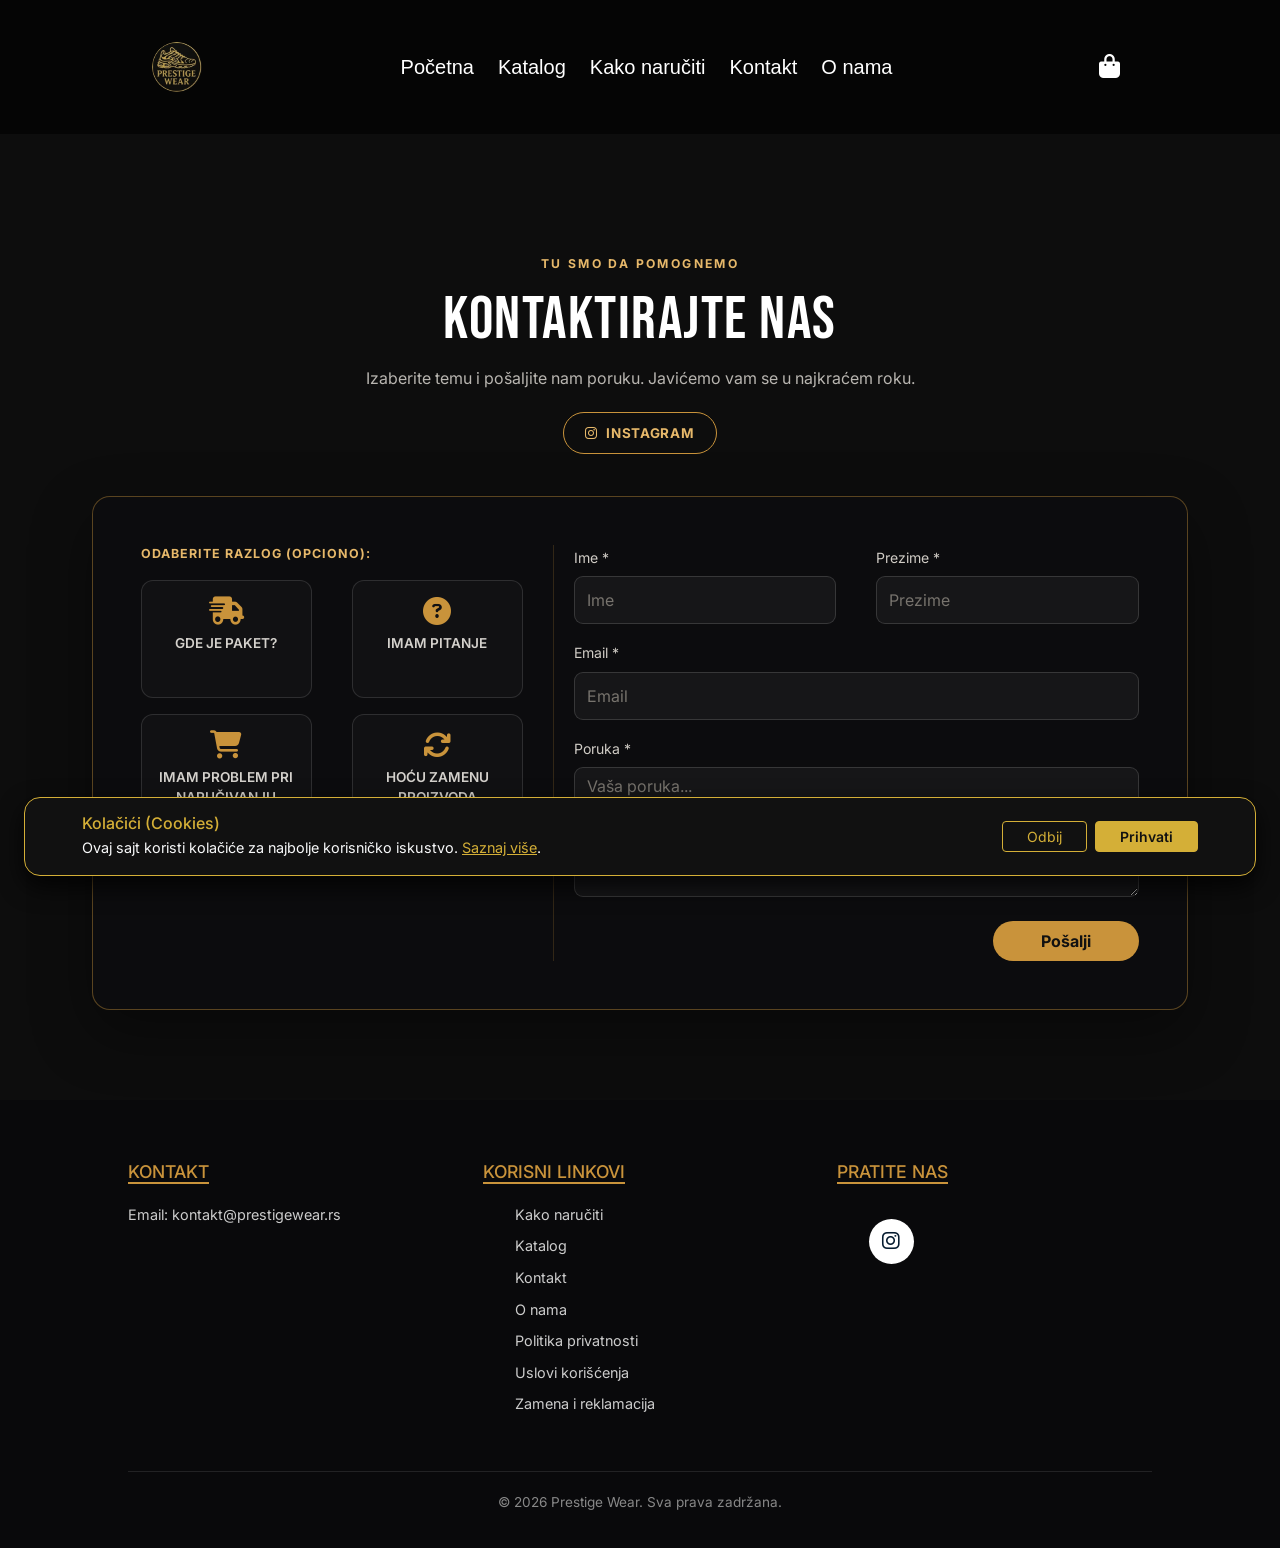
<file: html/kontakt.html>
<!DOCTYPE html>
<html lang="sr">
<head>
    <meta charset="UTF-8">
    <meta name="viewport" content="width=device-width, initial-scale=1.0">
    <title>Kontakt | Prestige Wear</title>
    
    <meta name="description" content="Kontaktirajte Prestige Wear korisničku podršku za sva pitanja u vezi sa narudžbinama, proizvodima i dostavom.">
    <meta name="robots" content="index, follow">
    <link rel="canonical" href="https://vas-domen.com/kontakt.html">

    <link href="https://cdn.jsdelivr.net/npm/bootstrap@5.3.3/dist/css/bootstrap.min.css" rel="stylesheet">
    <link rel="stylesheet" href="../css/kontakt.css">
    <link rel="stylesheet" href="https://cdnjs.cloudflare.com/ajax/libs/font-awesome/6.4.0/css/all.min.css">
    <link rel="preconnect" href="https://fonts.googleapis.com">
    <link rel="preconnect" href="https://fonts.gstatic.com" crossorigin>
    <link href="https://fonts.googleapis.com/css2?family=Bebas+Neue&family=Inter:wght@400;500;700&display=swap" rel="stylesheet">
    <link rel="shortcut icon" href="../img/Logo.jpg" type="image/x-icon">
</head>
<body>

         <header>
    <div class="navigacija d-flex justify-content-between align-items-center">
        <!-- Logo -->
        <a href="../index.html"><img src="../img/Logo.jpg" alt="Logo sajta" style="height: 50px; border-radius: 50%;"></a>
        
        <!-- Desktop Linkovi -->
        <ul class="d-none d-lg-flex mb-0 list-unstyled gap-4">
            <li><a href="../index.html" class=" text-white text-decoration-none">Početna</a></li>
            <li><a href="./katalog.html" class="text-white text-decoration-none">Katalog</a></li>
            <li><a href="./kakonaruciti.html" class="aktivno text-white text-decoration-none">Kako naručiti</a></li>
            <li><a href="./kontakt.html" class="text-white text-decoration-none">Kontakt</a></li>
            <li><a href="./onama.html" class="text-white text-decoration-none">O nama</a></li>
        </ul>

        <div class="d-flex align-items-center gap-3">
            <!-- Hamburger meni dugme za mobilne -->
            <button class="hamburger-btn d-lg-none" id="otvori-meni">
                 <i class="fas fa-bars"></i>
            </button>

            <!-- Korpa -->
            <div class="nav-actions">
                <a href="./korpa.html" class="cart-icon-btn position-relative text-white text-decoration-none p-2">
                    <i class="fas fa-shopping-bag fs-4"></i>
                    <span id="broj-u-korpi" class="position-absolute top-0 start-100 translate-middle badge rounded-pill bg-warning text-dark fw-bold" style="display: none; font-size: 0.65rem;">0</span>
                </a>
            </div>
        </div>
    </div>
</header>


<!-- FULLSCREEN OVERLAY MENI (Stoji sakriven dok se ne klikne) -->
<div class="overlay-meni" id="mobilniOverlay">
    <div class="overlay-top">
        <img src="../img/Logo.jpg" alt="Logo sajta" style="border-radius: 50%;">
        <button class="zatvori-meni" id="zatvori-meni">
            ZATVORI <i class="fas fa-xmark"></i>
        </button>
    </div>
    <nav class="overlay-nav">
        <ul>
            <li><a href="../index.html" >Početna</a></li>
            <li><a href="./katalog.html">Katalog</a></li>
            <li><a href="./kakonaruciti.html" >Kako naručiti</a></li>
            <li><a href="./kontakt.html" class="aktivno-overlay">Kontakt</a></li>
            <li><a href="./onama.html">O nama</a></li>
        </ul>
    </nav>
</div>



<!-- KONTAKT SEKCIJA START -->
<section class="contact-section">
    <div class="container">

        <!-- Naslov i Instagram dugme -->
        <div class="contact-heading">
            <span class="contact-eyebrow">TU SMO DA POMOGNEMO</span>
            <h1>Kontaktirajte nas</h1>
            <p>Izaberite temu i pošaljite nam poruku. Javićemo vam se u najkraćem roku.</p>
            <a href="https://www.instagram.com/prestigewear.rss/" target="_blank" rel="noopener noreferrer" class="contact-instagram">
                <i class="fa-brands fa-instagram me-2"></i> INSTAGRAM
            </a>
        </div>

<form id="google-sheet-forma" class="contact-form bg-black p-4 p-md-5 rounded-4 border border-secondary border-opacity-25 shadow-lg">
    <div class="row g-5">
        
        <!-- LEVA KOLONA -->
        <div class="col-lg-5">
            <p class="text-secondary fw-bold mb-3">ODABERITE RAZLOG (OPCIONO):</p>
            <div class="row g-3">

                <div class="col-6">
                    <input type="radio" name="Razlog" id="razlog1" value="Gde je moj paket?" class="d-none">
                    <label for="razlog1" class="razlog-card w-100 text-center p-3 rounded-3 border border-secondary style-clickable">
                        <i class="fa-solid fa-truck-fast fs-3 mb-2 text-info"></i>
                        <p class="mb-0" style="font-size: 0.85rem; font-weight: 600;">GDE JE PAKET?</p>
                    </label>
                </div>
                
                <div class="col-6">
                    <input type="radio" name="Razlog" id="razlog2" value="Imam pitanje" class="d-none">
                    <label for="razlog2" class="razlog-card w-100 text-center p-3 rounded-3 border border-secondary style-clickable">
                        <i class="fa-solid fa-circle-question fs-3 mb-2 text-warning"></i>
                        <p class="mb-0" style="font-size: 0.85rem; font-weight: 600;">IMAM PITANJE</p>
                    </label>
                </div>
                
                <div class="col-6">
                    <input type="radio" name="Razlog" id="razlog3" value="Zelim da narucim" class="d-none">
                    <label for="razlog3" class="razlog-card w-100 text-center p-3 rounded-3 border border-secondary style-clickable">
                        <i class="fa-solid fa-cart-shopping fs-3 mb-2 text-success"></i>
                        <p class="mb-0" style="font-size: 0.85rem; font-weight: 600;">IMAM PROBLEM PRI NARUČIVANJU</p>
                    </label>
                </div>
                
                <div class="col-6">
                    <input type="radio" name="Razlog" id="razlog4" value="Zelim zamenu" class="d-none">
                    <label for="razlog4" class="razlog-card w-100 text-center p-3 rounded-3 border border-secondary style-clickable">
                        <i class="fa-solid fa-arrows-rotate fs-3 mb-2 text-danger"></i>
                        <p class="mb-0" style="font-size: 0.85rem; font-weight: 600;">HOĆU ZAMENU PROIZVODA</p>
                    </label>
                </div>

            </div>
        </div>

        <!-- DESNA KOLONA -->
        <div class="col-lg-7">
            <div class="row g-3">
                <div class="col-md-6">
                    <label class="form-label text-secondary">Ime *</label>
                    <input type="text" name="Ime" class="form-control bg-dark border-secondary text-white shadow-none" required placeholder="Ime">
                </div>
                <div class="col-md-6">
                    <label class="form-label text-secondary">Prezime *</label>
                    <input type="text" name="Prezime" class="form-control bg-dark border-secondary text-white shadow-none" required placeholder="Prezime">
                </div>
                <div class="col-12">
                    <label class="form-label text-secondary">Email *</label>
                    <input type="email" name="Email" class="form-control bg-dark border-secondary text-white shadow-none" required placeholder="Email">
                </div>

                <div class="col-12">
                    <label class="form-label text-secondary">Poruka *</label>
                    <textarea name="Poruka" class="form-control bg-dark border-secondary text-white shadow-none" rows="4" required placeholder="Vaša poruka..."></textarea>
                </div>
                <div class="col-12 text-end mt-4">
                    <button type="submit" class="btn btn-light px-5 py-2 fw-bold" id="submit-btn">
                        Pošalji
                    </button>
                </div>
            </div>
        </div>

    </div>
</form>

    </div>
</section>
<!-- KONTAKT SEKCIJA END -->







    <footer>
        <div class="footer">
            <div>
                <h3>Kontakt</h3>
                
                <p>Email: <a href="mailto:kontakt@prestigewear.rs" target="_blank" style="color: #ccc; text-decoration: none;">kontakt@prestigewear.rs</a></p>
            </div>
            <div id="korisnilinkovi">
                <h3>Korisni linkovi</h3>
                <ul>
                    <li><a href="./kakonaruciti.html">Kako naručiti</a></li>
                    <li><a href="./katalog.html">Katalog</a></li>
                    <li><a href="./kontakt.html">Kontakt</a></li>
                    <li><a href="./onama.html">O nama</a></li>
                    <li><a href="./politikaprivatnosti.html">Politika privatnosti</a></li>
                    <li><a href="./uslovikoriscenja.html">Uslovi korišćenja</a></li>
                    <li><a href="./zamenareklamacija.html">Zamena i reklamacija</a></li>
                </ul>
            </div>

            <div id="socijalnemreze">
                <h3>Pratite nas</h3>
                <div class="mreze-kontejner">
                    </a>
                    <a class="krug-mrezaig" href="https://www.instagram.com/prestigewear.rss/" target="_blank" >
                        <i class="fab fa-instagram"></i>
                    </a>
                    </a>
                </div>
            </div>
        </div>
        <p class="copyright">© 2026 Prestige Wear. Sva prava zadržana.</p>
    </footer>




    <script src="https://cdn.jsdelivr.net/npm/bootstrap@5.3.3/dist/js/bootstrap.bundle.min.js"></script>
    <script src="../js/kontakt.js"></script>


     <!-- Cookie Baner -->
    <div id="cookie-banner" class="fixed-bottom m-3 m-md-4 p-3 rounded-4 d-none" style="background-color: #111111; border: 1px solid #d4af37; box-shadow: 0 10px 25px rgba(0,0,0,0.8); z-index: 1050;">
  <div class="container d-flex flex-column flex-md-row justify-content-between align-items-center">
    <div class="mb-3 mb-md-0 text-center text-md-start">
      <h6 class="mb-1" style="color: #d4af37;">Kolačići (Cookies)</h6>
      <p class="mb-0 text-light" style="font-size: 0.9rem;">
        Ovaj sajt koristi kolačiće za najbolje korisničko iskustvo. 
        <a href="./kolacici.html" style="color: #d4af37; text-decoration: underline;">Saznaj više</a>.
      </p>
    </div>
    <div class="d-flex gap-2">
      <button id="reject-cookies" class="btn btn-sm px-4" style="background-color: transparent; border: 1px solid #d4af37; color: #d4af37;">Odbij</button>
      <button id="accept-cookies" class="btn btn-sm px-4" style="background-color: #d4af37; border: 1px solid #d4af37; color: #111111; font-weight: 600;">Prihvati</button>
    </div>
  </div>
</div>

<!-- Toast obaveštenje -->
<div id="custom-toast" class="cart-toast">
    <div class="cart-toast-icon">✓</div>
    <span class="cart-toast-msg">Uspešno!</span>
</div>


    </body>
    </html>
</file>
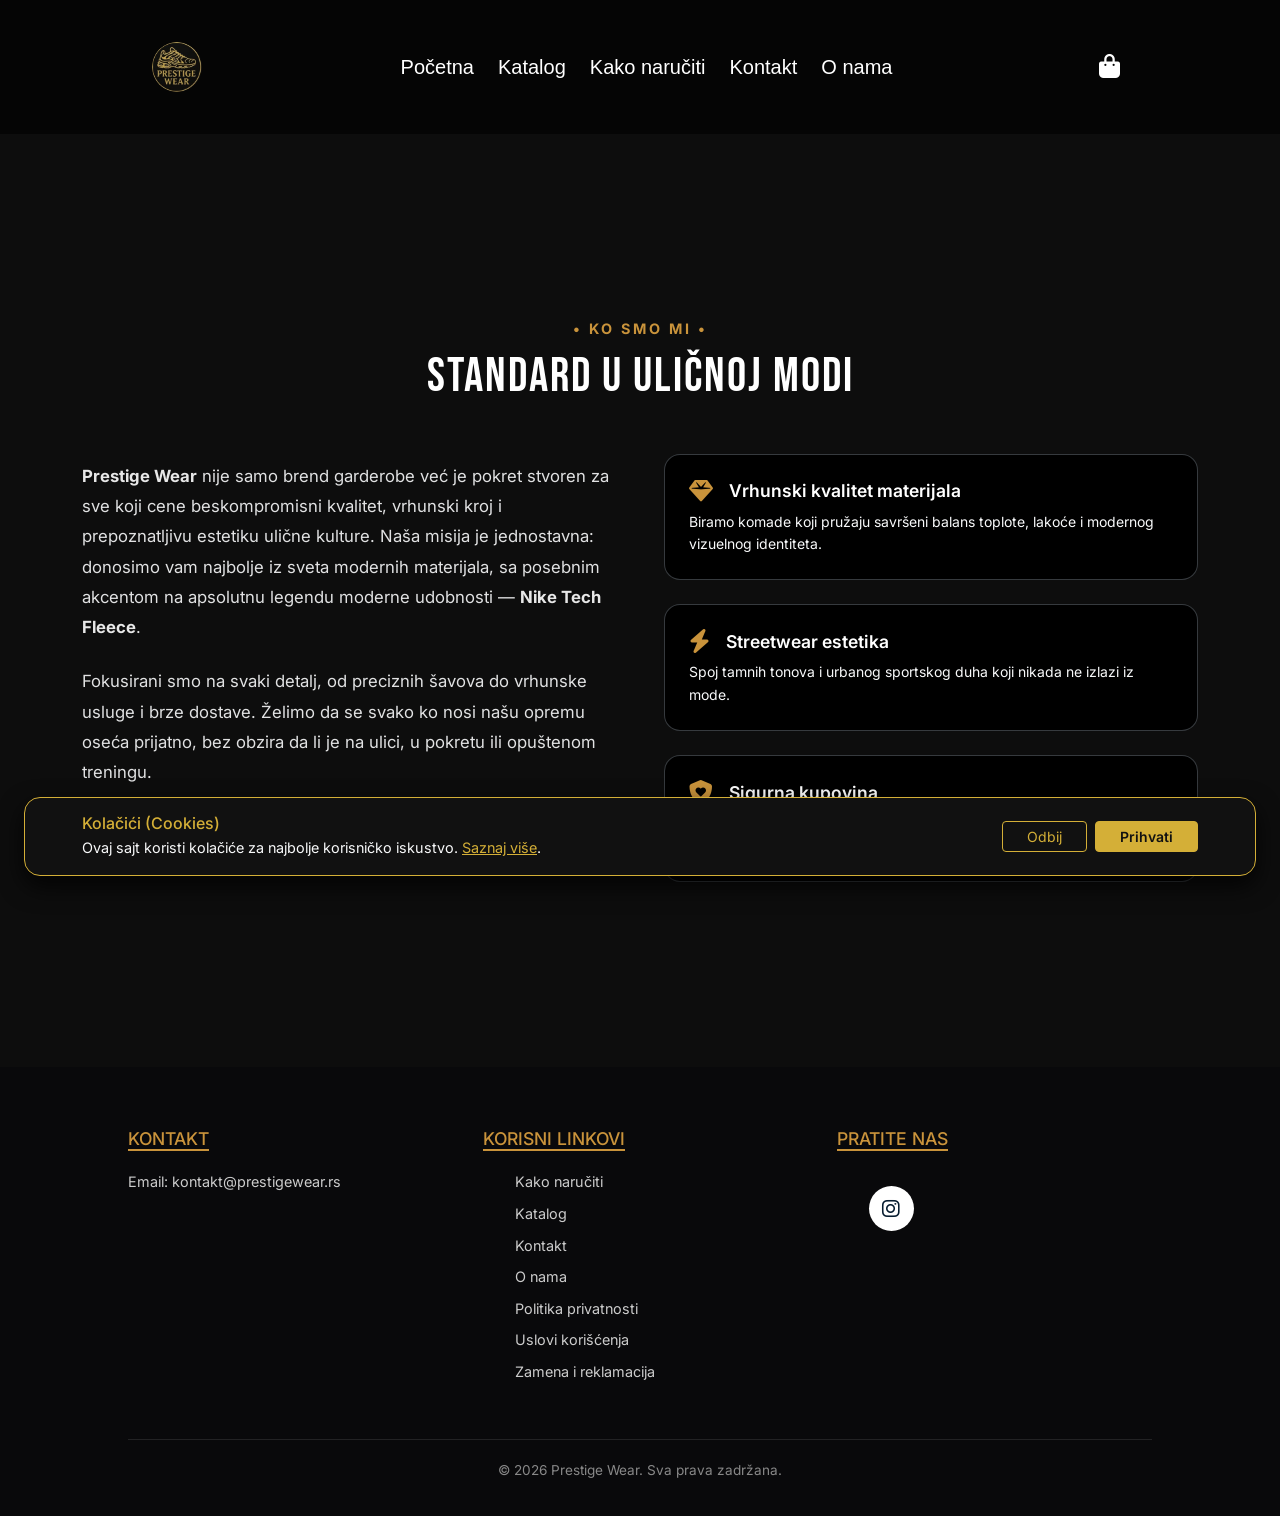
<file: html/onama.html>
<!DOCTYPE html>
<html lang="sr">
<head>
    <meta charset="UTF-8">
    <meta name="viewport" content="width=device-width, initial-scale=1.0">
    <title>O nama | Prestige Wear</title>
    
    <meta name="description" content="Saznajte više o viziji i misiji Prestige Wear brenda. Posvećenost kvalitetu, stilu i prepoznatljivom dizajnu.">
    <meta name="robots" content="index, follow">
    <link rel="canonical" href="https://vas-domen.com/onama.html">

    <link href="https://cdn.jsdelivr.net/npm/bootstrap@5.3.3/dist/css/bootstrap.min.css" rel="stylesheet">
    <link rel="stylesheet" href="../css/onama.css">
    <link rel="stylesheet" href="https://cdnjs.cloudflare.com/ajax/libs/font-awesome/6.4.0/css/all.min.css">
    <link rel="preconnect" href="https://fonts.googleapis.com">
    <link rel="preconnect" href="https://fonts.gstatic.com" crossorigin>
    <link href="https://fonts.googleapis.com/css2?family=Bebas+Neue&family=Inter:wght@400;500;700&display=swap" rel="stylesheet">
    <link rel="shortcut icon" href="../img/Logo.jpg" type="image/x-icon">
</head>
<body>
        <header>
    <div class="navigacija d-flex justify-content-between align-items-center">
        <!-- Logo -->
        <a href="../index.html"><img src="../img/Logo.jpg" alt="Logo sajta" style="height: 50px; border-radius: 50%;"></a>
        
        <!-- Desktop Linkovi -->
        <ul class="d-none d-lg-flex mb-0 list-unstyled gap-4">
            <li><a href="../index.html" class=" text-white text-decoration-none">Početna</a></li>
            <li><a href="./katalog.html" class="text-white text-decoration-none">Katalog</a></li>
            <li><a href="./kakonaruciti.html" class="aktivno text-white text-decoration-none">Kako naručiti</a></li>
            <li><a href="./kontakt.html" class="text-white text-decoration-none">Kontakt</a></li>
            <li><a href="./onama.html" class="text-white text-decoration-none">O nama</a></li>
        </ul>

        <div class="d-flex align-items-center gap-3">
            <!-- Hamburger meni dugme za mobilne -->
            <button class="hamburger-btn d-lg-none" id="otvori-meni">
                 <i class="fas fa-bars"></i>
            </button>

            <!-- Korpa -->
            <div class="nav-actions">
                <a href="./korpa.html" class="cart-icon-btn position-relative text-white text-decoration-none p-2">
                    <i class="fas fa-shopping-bag fs-4"></i>
                    <span id="broj-u-korpi" class="position-absolute top-0 start-100 translate-middle badge rounded-pill bg-warning text-dark fw-bold" style="display: none; font-size: 0.65rem;">0</span>
                </a>
            </div>
        </div>
    </div>
</header>


<!-- FULLSCREEN OVERLAY MENI (Stoji sakriven dok se ne klikne) -->
<div class="overlay-meni" id="mobilniOverlay">
    <div class="overlay-top">
        <img src="../img/Logo.jpg" alt="Logo sajta" style="border-radius: 50%;">
        <button class="zatvori-meni" id="zatvori-meni">
            ZATVORI <i class="fas fa-xmark"></i>
        </button>
    </div>
    <nav class="overlay-nav">
        <ul>
            <li><a href="../index.html" >Početna</a></li>
            <li><a href="./katalog.html">Katalog</a></li>
            <li><a href="./kakonaruciti.html" >Kako naručiti</a></li>
            <li><a href="./kontakt.html">Kontakt</a></li>
            <li><a href="./onama.html" class="aktivno-overlay" >O nama</a></li>
        </ul>
    </nav>
</div>


<!-- O NAMA SEKCIJA START -->
<section class="py-5 text-white" style="margin-top: 120px; background-color: #0d0d0d;">
    <div class="container py-5">
        
        <!-- Naslov sekcije -->
        <div class="text-center mb-5">
            <span class="text-uppercase fw-bold" style="color: var(--gold-main); letter-spacing: 3px; font-size: 0.9rem;">• KO SMO MI •</span>
            <h2 class="mt-2 text-white" style="font-family: 'Bebas Neue', sans-serif; letter-spacing: 2px; font-size: 3rem;">
                STANDARD U ULIČNOJ MODI
            </h2>
        </div>

        <!-- Glavni sadržaj u dve kolone -->
        <div class="row align-items-center g-5" style="margin-bottom: 8% !important;">
            
            <!-- Leva kolona: Priča / Vizija -->
            <div class="col-lg-6">
                <p class="text-light mb-4" style="font-size: 1.05rem; line-height: 1.8; opacity: 0.9;">
                    <strong class="text-white">Prestige Wear</strong> nije samo brend garderobe već je pokret stvoren za sve koji cene beskompromisni kvalitet, vrhunski kroj i prepoznatljivu estetiku ulične kulture. Naša misija je jednostavna: donosimo vam najbolje iz sveta modernih materijala, sa posebnim akcentom na apsolutnu legendu moderne udobnosti — <span class="text-white fw-bold">Nike Tech Fleece</span>.
                </p>
                <p class="text-light mb-4" style="font-size: 1.05rem; line-height: 1.8; opacity: 0.9;">
                    Fokusirani smo na svaki detalj, od preciznih šavova do vrhunske usluge i brze dostave. Želimo da se svako ko nosi našu opremu oseća prijatno, bez obzira da li je na ulici, u pokretu ili opuštenom treningu.
                </p>
                
                <div class="d-flex gap-4 mt-4">
                    <div>
                        <h3 class="mb-1" style="font-family: 'Bebas Neue', sans-serif; font-size: 2rem; color: var(--gold-main) !important;">100%</h3>
                        <p class="text-white small mb-0 opacity-75">Posvećenost kvalitetu</p>
                    </div>
                    <div class="border-start border-secondary opacity-50"></div>
                    <div>
                        <h3 class="mb-1" style="font-family: 'Bebas Neue', sans-serif; font-size: 2rem; color: var(--gold-main) !important;">24/7</h3>
                        <p class="text-white small mb-0 opacity-75">Podrška kupcima</p>
                    </div>
                </div>
            </div>

            <!-- Desna kolona: Istaknute kartice sa vrednostima -->
            <div class="col-lg-6">
                <div class="row g-4">
                    
                    <!-- Kartica 1 -->
                    <div class="col-12">
                        <div class="p-4 rounded-4 border border-secondary border-opacity-50 bg-black h-100">
                            <div class="d-flex align-items-center gap-3 mb-2">
                                <i class="fa-solid fa-gem fs-4" style="color: var(--gold-main);"></i>
                                <h4 class="text-white mb-0" style="font-size: 1.1rem; font-weight: 600;">Vrhunski kvalitet materijala</h4>
                            </div>
                            <p class="text-light mb-0 small opacity-85" style="line-height: 1.6;">
                                Biramo komade koji pružaju savršeni balans toplote, lakoće i modernog vizuelnog identiteta.
                            </p>
                        </div>
                    </div>

                    <!-- Kartica 2 -->
                    <div class="col-12">
                        <div class="p-4 rounded-4 border border-secondary border-opacity-50 bg-black h-100">
                            <div class="d-flex align-items-center gap-3 mb-2">
                                <i class="fa-solid fa-bolt fs-4" style="color: var(--gold-main);"></i>
                                <h4 class="text-white mb-0" style="font-size: 1.1rem; font-weight: 600;">Streetwear estetika</h4>
                            </div>
                            <p class="text-light mb-0 small opacity-85" style="line-height: 1.6;">
                                Spoj tamnih tonova i urbanog sportskog duha koji nikada ne izlazi iz mode.
                            </p>
                        </div>
                    </div>

                    <!-- Kartica 3 -->
                    <div class="col-12">
                        <div class="p-4 rounded-4 border border-secondary border-opacity-50 bg-black h-100">
                            <div class="d-flex align-items-center gap-3 mb-2">
                                <i class="fa-solid fa-shield-heart fs-4" style="color: var(--gold-main);"></i>
                                <h4 class="text-white mb-0" style="font-size: 1.1rem; font-weight: 600;">Sigurna kupovina</h4>
                            </div>
                            <p class="text-light mb-0 small opacity-85" style="line-height: 1.6;">
                                Transparentno poslovanje, laka komunikacija i podrška u svakom koraku od narudžbine do preuzimanja paketa.
                            </p>
                        </div>
                    </div>

                </div>
            </div>

        </div>

    </div>
</section>
<!-- O NAMA SEKCIJA END -->







    <footer>
        <div class="footer">
            <div>
                <h3>Kontakt</h3>
                
                <p>Email: <a href="mailto:kontakt@prestigewear.rs" target="_blank" style="color: #ccc; text-decoration: none;">kontakt@prestigewear.rs</a></p>
            </div>
            <div id="korisnilinkovi">
                <h3>Korisni linkovi</h3>
                <ul>
                    <li><a href="./kakonaruciti.html">Kako naručiti</a></li>
                    <li><a href="./katalog.html">Katalog</a></li>
                    <li><a href="./kontakt.html">Kontakt</a></li>
                    <li><a href="./onama.html">O nama</a></li>
                    <li><a href="./politikaprivatnosti.html">Politika privatnosti</a></li>
                    <li><a href="./uslovikoriscenja.html">Uslovi korišćenja</a></li>
                    <li><a href="./zamenareklamacija.html">Zamena i reklamacija</a></li>
                </ul>
            </div>

            <div id="socijalnemreze">
                <h3>Pratite nas</h3>
                <div class="mreze-kontejner">
                    </a>
                    <a class="krug-mrezaig" href="https://www.instagram.com/prestigewear.rss/" target="_blank" >
                        <i class="fab fa-instagram"></i>
                    </a>
                    </a>
                </div>
            </div>
        </div>
        <p class="copyright">© 2026 Prestige Wear. Sva prava zadržana.</p>
    </footer>





    <script src="https://cdn.jsdelivr.net/npm/bootstrap@5.3.3/dist/js/bootstrap.bundle.min.js"></script>
    <script src="../js/script.js"></script>

     <!-- Cookie Baner -->
    <div id="cookie-banner" class="fixed-bottom m-3 m-md-4 p-3 rounded-4 d-none" style="background-color: #111111; border: 1px solid #d4af37; box-shadow: 0 10px 25px rgba(0,0,0,0.8); z-index: 1050;">
  <div class="container d-flex flex-column flex-md-row justify-content-between align-items-center">
    <div class="mb-3 mb-md-0 text-center text-md-start">
      <h6 class="mb-1" style="color: #d4af37;">Kolačići (Cookies)</h6>
      <p class="mb-0 text-light" style="font-size: 0.9rem;">
        Ovaj sajt koristi kolačiće za najbolje korisničko iskustvo. 
        <a href="./kolacici.html" style="color: #d4af37; text-decoration: underline;">Saznaj više</a>.
      </p>
    </div>
    <div class="d-flex gap-2">
      <button id="reject-cookies" class="btn btn-sm px-4" style="background-color: transparent; border: 1px solid #d4af37; color: #d4af37;">Odbij</button>
      <button id="accept-cookies" class="btn btn-sm px-4" style="background-color: #d4af37; border: 1px solid #d4af37; color: #111111; font-weight: 600;">Prihvati</button>
    </div>
  </div>
</div>


    </body>
    </html>
</file>
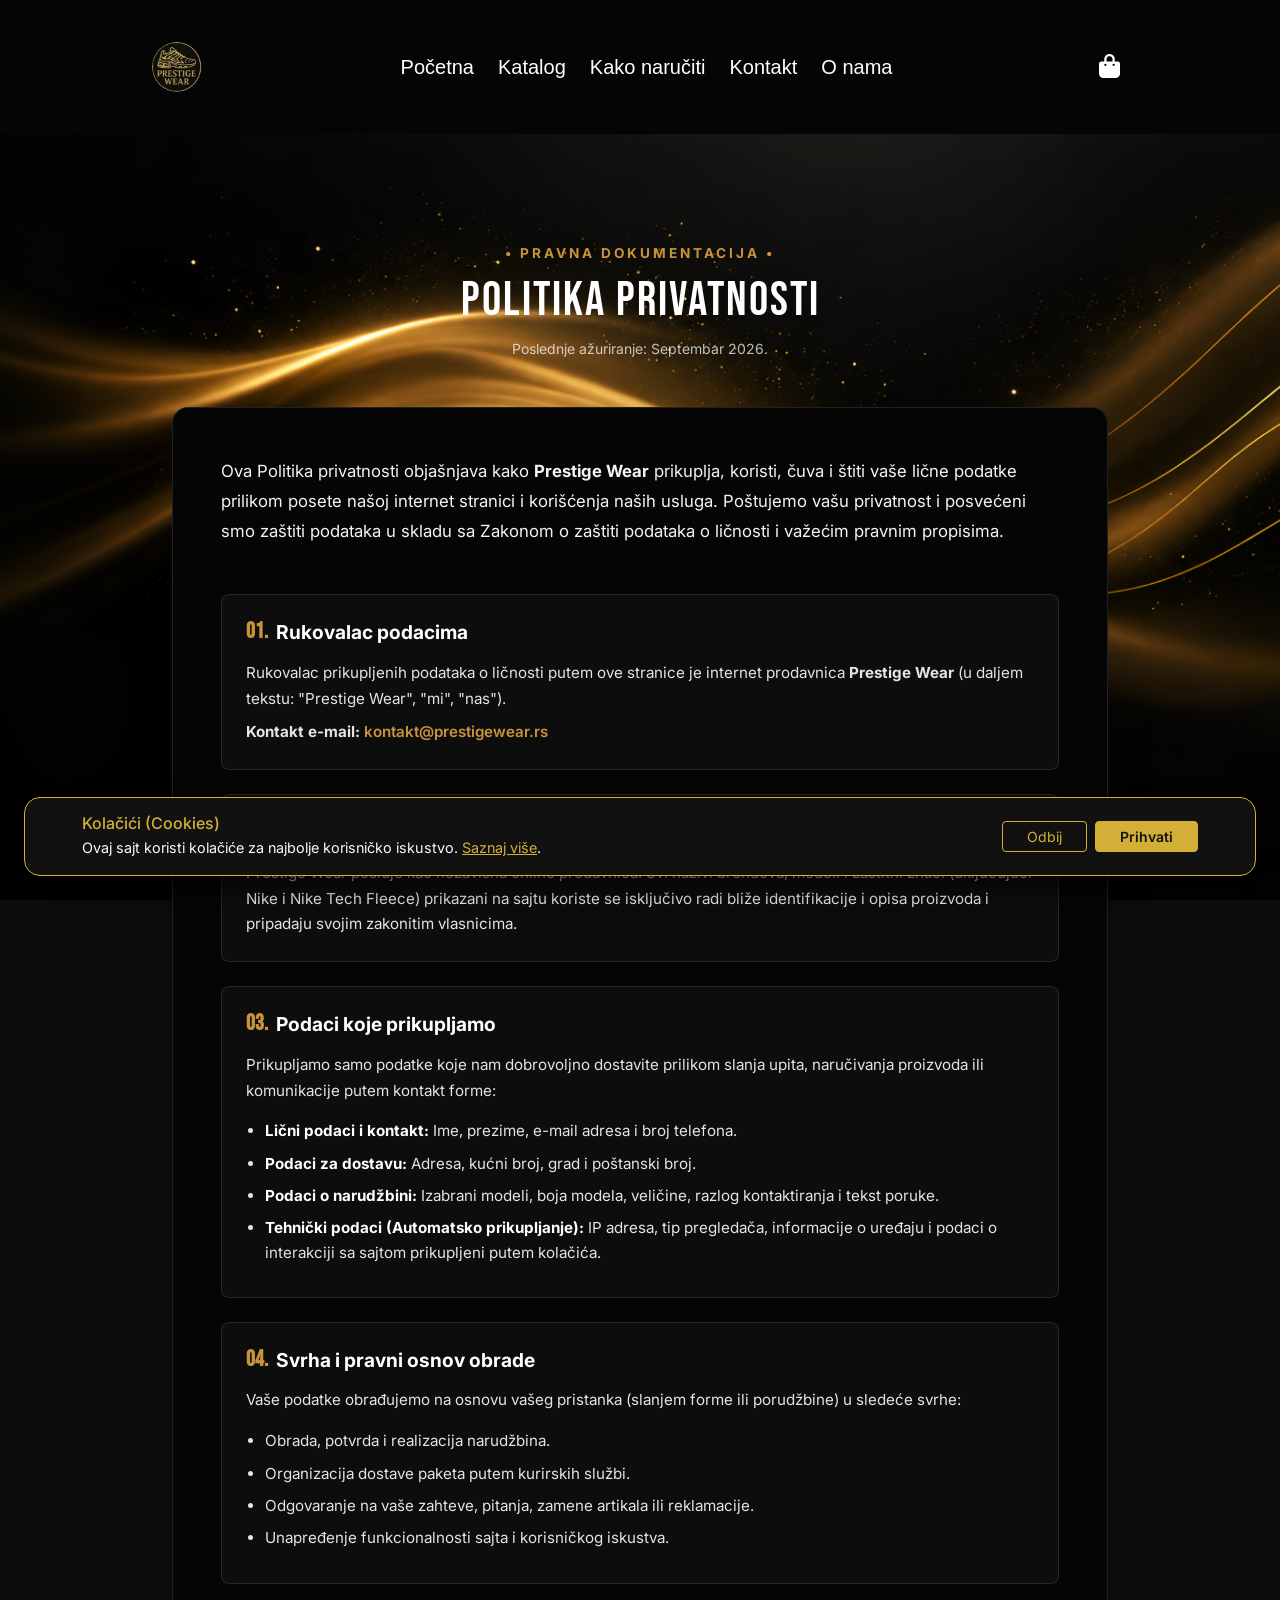
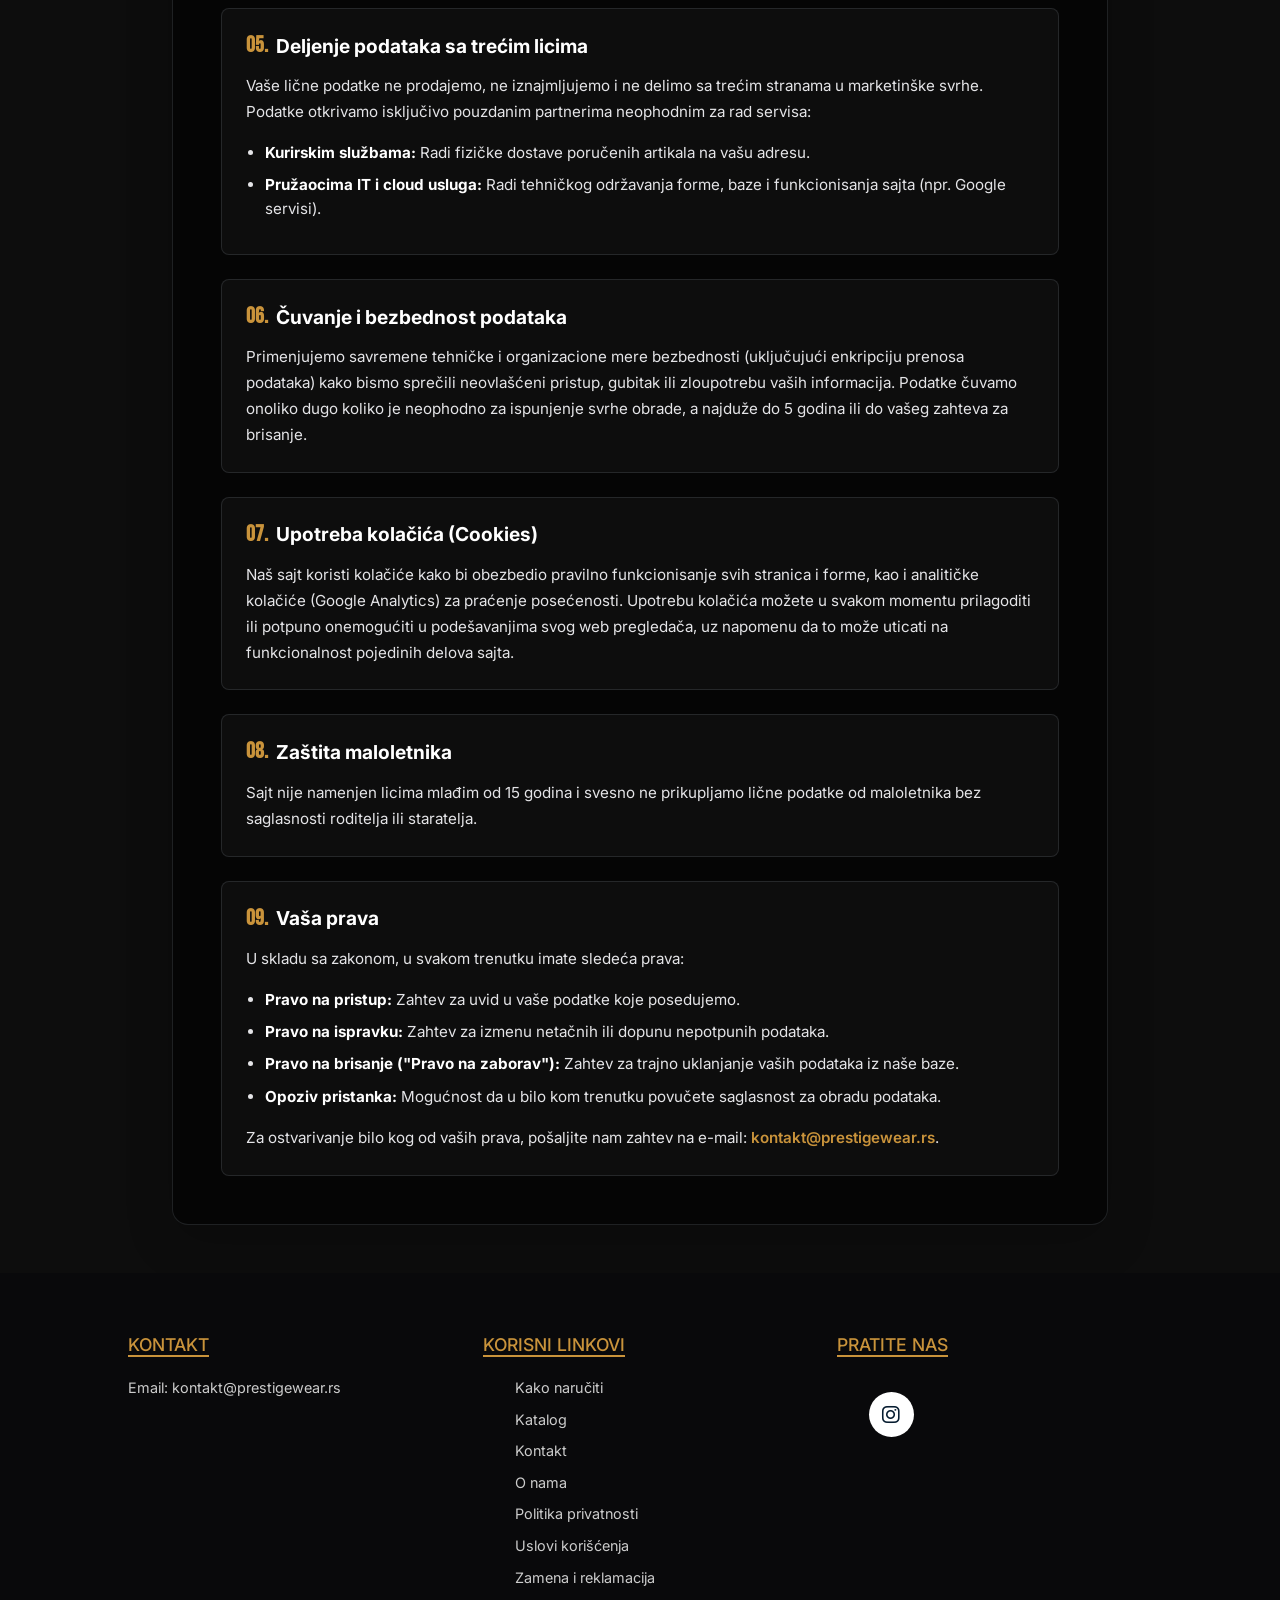
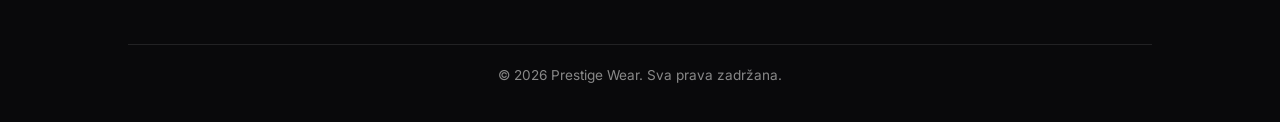
<file: html/politikaprivatnosti.html>
<!DOCTYPE html>
<html lang="sr">
<head>
    <meta charset="UTF-8">
    <meta name="viewport" content="width=device-width, initial-scale=1.0">
    <title>Politika privatnosti | Prestige Wear</title>
    
    <meta name="description" content="Politika privatnosti Prestige Wear internet prodavnice. Saznajte kako prikupljamo i štitimo vaše podatke.">
    <meta name="robots" content="index, follow">
    <link rel="canonical" href="https://vas-domen.com/politikaprivatnosti.html">

    <link href="https://cdn.jsdelivr.net/npm/bootstrap@5.3.3/dist/css/bootstrap.min.css" rel="stylesheet">
    <link rel="stylesheet" href="../css/pravnadokumentacija.css">
    <link rel="stylesheet" href="https://cdnjs.cloudflare.com/ajax/libs/font-awesome/6.4.0/css/all.min.css">
    <link rel="preconnect" href="https://fonts.googleapis.com">
    <link rel="preconnect" href="https://fonts.gstatic.com" crossorigin>
    <link href="https://fonts.googleapis.com/css2?family=Bebas+Neue&family=Inter:wght@400;500;700&display=swap" rel="stylesheet">
    <link rel="shortcut icon" href="../img/Logo.jpg" type="image/x-icon">
</head>
<body>
         <header>
            
    <div class="navigacija d-flex justify-content-between align-items-center">
        <!-- Logo -->
        <a href="../index.html"><img src="../img/Logo.jpg" alt="Logo sajta" style="height: 50px; border-radius: 50%;"></a>
        
        <!-- Desktop Linkovi -->
        <ul class="d-none d-lg-flex mb-0 list-unstyled gap-4">
            <li><a href="../index.html" class=" text-white text-decoration-none">Početna</a></li>
            <li><a href="./katalog.html" class="text-white text-decoration-none">Katalog</a></li>
            <li><a href="./kakonaruciti.html" class="aktivno text-white text-decoration-none">Kako naručiti</a></li>
            <li><a href="./kontakt.html" class="text-white text-decoration-none">Kontakt</a></li>
            <li><a href="./onama.html" class="text-white text-decoration-none">O nama</a></li>
        </ul>

        <div class="d-flex align-items-center gap-3">
            <!-- Hamburger meni dugme za mobilne -->
            <button class="hamburger-btn d-lg-none" id="otvori-meni">
                 <i class="fas fa-bars"></i>
            </button>

            <!-- Korpa -->
            <div class="nav-actions">
                <a href="./korpa.html" class="cart-icon-btn position-relative text-white text-decoration-none p-2">
                    <i class="fas fa-shopping-bag fs-4"></i>
                    <span id="broj-u-korpi" class="position-absolute top-0 start-100 translate-middle badge rounded-pill bg-warning text-dark fw-bold" style="display: none; font-size: 0.65rem;">0</span>
                </a>
            </div>
        </div>
    </div>
</header>

<!-- FULLSCREEN OVERLAY MENI (Stoji sakriven dok se ne klikne) -->
<div class="overlay-meni" id="mobilniOverlay">
    <div class="overlay-top">
        <img src="../img/Logo.jpg" alt="Logo sajta" style="border-radius: 50%;">
        <button class="zatvori-meni" id="zatvori-meni">
            ZATVORI <i class="fas fa-xmark"></i>
        </button>
    </div>
    <nav class="overlay-nav">
        <ul>
            
            <li><a href="../index.html" >Početna</a></li>
            <li><a href="./katalog.html">Katalog</a></li>
            <li><a href="./kakonaruciti.html">Kako naručiti</a></li>
            <li><a href="./kontakt.html">Kontakt</a></li>
            <li><a href="./onama.html">O nama</a></li>
        </ul>
    </nav>
</div>

    <!-- POLITIKA PRIVATNOSTI START -->
<section class="py-5" style="padding-top: 140px !important;">
    <div class="container legal-container">
        
        <!-- Zaglavlje stranice -->
        <div class="text-center mb-5">
            <span class="legal-badge text-uppercase fw-bold">• PRAVNA DOKUMENTACIJA •</span>
            <h1 class="legal-main-title mt-2">POLITIKA PRIVATNOSTI</h1>
            <p class="text-light opacity-75 small">Poslednje ažuriranje: Septembar 2026.</p>
        </div>

        <!-- Glavni kontejner sa tekstom -->
        <div class="legal-card p-4 p-md-5 rounded-4 border border-secondary border-opacity-25 shadow-lg">
            
            <p class="legal-intro-text mb-5">
                Ova Politika privatnosti objašnjava kako <strong>Prestige Wear</strong> prikuplja, koristi, čuva i štiti vaše lične podatke prilikom posete našoj internet stranici i korišćenja naših usluga. Poštujemo vašu privatnost i posvećeni smo zaštiti podataka u skladu sa Zakonom o zaštiti podataka o ličnosti i važećim pravnim propisima.
            </p>

            <div class="row g-4">

                <!-- 1. Rukovalac -->
                <div class="col-12">
                    <div class="legal-section p-4 rounded-3 border border-secondary border-opacity-25">
                        <h3 class="legal-section-title"><span class="legal-num">01.</span> Rukovalac podacima</h3>
                        <p class="legal-text mb-2">
                            Rukovalac prikupljenih podataka o ličnosti putem ove stranice je internet prodavnica <strong>Prestige Wear</strong> (u daljem tekstu: "Prestige Wear", "mi", "nas").
                        </p>
                        <p class="legal-text mb-0">
                            <strong>Kontakt e-mail:</strong> <a href="mailto:kontakt@prestigewear.rs" class="legal-link">kontakt@prestigewear.rs</a>
                        </p>
                    </div>
                </div>

                <!-- 2. Nezavisnost brenda -->
                <div class="col-12">
                    <div class="legal-section p-4 rounded-3 border border-secondary border-opacity-25">
                        <h3 class="legal-section-title"><span class="legal-num">02.</span> Izjava o nezavisnosti brenda</h3>
                        <p class="legal-text mb-0">
                            Prestige Wear posluje kao nezavisna online prodavnica. Svi nazivi brendova, modeli i zaštitni znaci (uključujući Nike i Nike Tech Fleece) prikazani na sajtu koriste se isključivo radi bliže identifikacije i opisa proizvoda i pripadaju svojim zakonitim vlasnicima.
                        </p>
                    </div>
                </div>

                <!-- 3. Podaci koje prikupljamo -->
                <div class="col-12">
                    <div class="legal-section p-4 rounded-3 border border-secondary border-opacity-25">
                        <h3 class="legal-section-title"><span class="legal-num">03.</span> Podaci koje prikupljamo</h3>
                        <p class="legal-text">Prikupljamo samo podatke koje nam dobrovoljno dostavite prilikom slanja upita, naručivanja proizvoda ili komunikacije putem kontakt forme:</p>
                        <ul class="legal-list text-light">
                            <li><strong>Lični podaci i kontakt:</strong> Ime, prezime, e-mail adresa i broj telefona.</li>
                            <li><strong>Podaci za dostavu:</strong> Adresa, kućni broj, grad i poštanski broj.</li>
                            <li><strong>Podaci o narudžbini:</strong> Izabrani modeli, boja modela, veličine, razlog kontaktiranja i tekst poruke.</li>
                            <li><strong>Tehnički podaci (Automatsko prikupljanje):</strong> IP adresa, tip pregledača, informacije o uređaju i podaci o interakciji sa sajtom prikupljeni putem kolačića.</li>
                        </ul>
                    </div>
                </div>

                <!-- 4. Svrha i pravni osnov -->
                <div class="col-12">
                    <div class="legal-section p-4 rounded-3 border border-secondary border-opacity-25">
                        <h3 class="legal-section-title"><span class="legal-num">04.</span> Svrha i pravni osnov obrade</h3>
                        <p class="legal-text">Vaše podatke obrađujemo na osnovu vašeg pristanka (slanjem forme ili porudžbine) u sledeće svrhe:</p>
                        <ul class="legal-list text-light">
                            <li>Obrada, potvrda i realizacija narudžbina.</li>
                            <li>Organizacija dostave paketa putem kurirskih službi.</li>
                            <li>Odgovaranje na vaše zahteve, pitanja, zamene artikala ili reklamacije.</li>
                            <li>Unapređenje funkcionalnosti sajta i korisničkog iskustva.</li>
                        </ul>
                    </div>
                </div>

                <!-- 5. Treća lica -->
                <div class="col-12">
                    <div class="legal-section p-4 rounded-3 border border-secondary border-opacity-25">
                        <h3 class="legal-section-title"><span class="legal-num">05.</span> Deljenje podataka sa trećim licima</h3>
                        <p class="legal-text">Vaše lične podatke ne prodajemo, ne iznajmljujemo i ne delimo sa trećim stranama u marketinške svrhe. Podatke otkrivamo isključivo pouzdanim partnerima neophodnim za rad servisa:</p>
                        <ul class="legal-list text-light">
                            <li><strong>Kurirskim službama:</strong> Radi fizičke dostave poručenih artikala na vašu adresu.</li>
                            <li><strong>Pružaocima IT i cloud usluga:</strong> Radi tehničkog održavanja forme, baze i funkcionisanja sajta (npr. Google servisi).</li>
                        </ul>
                    </div>
                </div>

                <!-- 6. Bezbednost -->
                <div class="col-12">
                    <div class="legal-section p-4 rounded-3 border border-secondary border-opacity-25">
                        <h3 class="legal-section-title"><span class="legal-num">06.</span> Čuvanje i bezbednost podataka</h3>
                        <p class="legal-text mb-0">
                            Primenjujemo savremene tehničke i organizacione mere bezbednosti (uključujući enkripciju prenosa podataka) kako bismo sprečili neovlašćeni pristup, gubitak ili zloupotrebu vaših informacija. Podatke čuvamo onoliko dugo koliko je neophodno za ispunjenje svrhe obrade, a najduže do 5 godina ili do vašeg zahteva za brisanje.
                        </p>
                    </div>
                </div>

                <!-- 7. Kolačići -->
                <div class="col-12">
                    <div class="legal-section p-4 rounded-3 border border-secondary border-opacity-25">
                        <h3 class="legal-section-title"><span class="legal-num">07.</span> Upotreba kolačića (Cookies)</h3>
                        <p class="legal-text mb-0">
                            Naš sajt koristi kolačiće kako bi obezbedio pravilno funkcionisanje svih stranica i forme, kao i analitičke kolačiće (Google Analytics) za praćenje posećenosti. Upotrebu kolačića možete u svakom momentu prilagoditi ili potpuno onemogućiti u podešavanjima svog web pregledača, uz napomenu da to može uticati na funkcionalnost pojedinih delova sajta.
                        </p>
                    </div>
                </div>

                <!-- 8. Maloletnici -->
                <div class="col-12">
                    <div class="legal-section p-4 rounded-3 border border-secondary border-opacity-25">
                        <h3 class="legal-section-title"><span class="legal-num">08.</span> Zaštita maloletnika</h3>
                        <p class="legal-text mb-0">
                            Sajt nije namenjen licima mlađim od 15 godina i svesno ne prikupljamo lične podatke od maloletnika bez saglasnosti roditelja ili staratelja.
                        </p>
                    </div>
                </div>

                <!-- 9. Vaša prava -->
                <div class="col-12">
                    <div class="legal-section p-4 rounded-3 border border-secondary border-opacity-25">
                        <h3 class="legal-section-title"><span class="legal-num">09.</span> Vaša prava</h3>
                        <p class="legal-text">U skladu sa zakonom, u svakom trenutku imate sledeća prava:</p>
                        <ul class="legal-list text-light mb-3">
                            <li><strong>Pravo na pristup:</strong> Zahtev za uvid u vaše podatke koje posedujemo.</li>
                            <li><strong>Pravo na ispravku:</strong> Zahtev za izmenu netačnih ili dopunu nepotpunih podataka.</li>
                            <li><strong>Pravo na brisanje ("Pravo na zaborav"):</strong> Zahtev za trajno uklanjanje vaših podataka iz naše baze.</li>
                            <li><strong>Opoziv pristanka:</strong> Mogućnost da u bilo kom trenutku povučete saglasnost za obradu podataka.</li>
                        </ul>
                        <p class="legal-text mb-0">
                            Za ostvarivanje bilo kog od vaših prava, pošaljite nam zahtev na e-mail: <a href="mailto:kontakt@prestigewear.rs" class="legal-link">kontakt@prestigewear.rs</a>.
                        </p>
                    </div>
                </div>

            </div>
        </div>

    </div>
</section>
<!-- POLITIKA PRIVATNOSTI END -->






    <footer>
        <div class="footer">
            <div>
                <h3>Kontakt</h3>
                
                <p>Email: <a href="mailto:kontakt@prestigewear.rs" target="_blank" style="color: #ccc; text-decoration: none;">kontakt@prestigewear.rs</a></p>
            </div>
            <div id="korisnilinkovi">
                <h3>Korisni linkovi</h3>
                <ul>
                    <li><a href="./kakonaruciti.html">Kako naručiti</a></li>
                    <li><a href="./katalog.html">Katalog</a></li>
                    <li><a href="./kontakt.html">Kontakt</a></li>
                    <li><a href="./onama.html">O nama</a></li>
                    <li><a href="./politikaprivatnosti.html">Politika privatnosti</a></li>
                    <li><a href="./uslovikoriscenja.html">Uslovi korišćenja</a></li>
                    <li><a href="./zamenareklamacija.html">Zamena i reklamacija</a></li>
                </ul>
            </div>

            <div id="socijalnemreze">
                <h3>Pratite nas</h3>
                <div class="mreze-kontejner">
                    </a>
                    <a class="krug-mrezaig" href="https://www.instagram.com/prestigewear.rss/" target="_blank" >
                        <i class="fab fa-instagram"></i>
                    </a>
                    </a>
                </div>
            </div>
        </div>
        <p class="copyright">© 2026 Prestige Wear. Sva prava zadržana.</p>
    </footer>

    <script src="https://cdn.jsdelivr.net/npm/bootstrap@5.3.3/dist/js/bootstrap.bundle.min.js"></script>
    <script src="../js/script.js"></script>


     <!-- Cookie Baner -->
    <div id="cookie-banner" class="fixed-bottom m-3 m-md-4 p-3 rounded-4 d-none" style="background-color: #111111; border: 1px solid #d4af37; box-shadow: 0 10px 25px rgba(0,0,0,0.8); z-index: 1050;">
  <div class="container d-flex flex-column flex-md-row justify-content-between align-items-center">
    <div class="mb-3 mb-md-0 text-center text-md-start">
      <h6 class="mb-1" style="color: #d4af37;">Kolačići (Cookies)</h6>
      <p class="mb-0 text-light" style="font-size: 0.9rem;">
        Ovaj sajt koristi kolačiće za najbolje korisničko iskustvo. 
        <a href="./kolacici.html" style="color: #d4af37; text-decoration: underline;">Saznaj više</a>.
      </p>
    </div>
    <div class="d-flex gap-2">
      <button id="reject-cookies" class="btn btn-sm px-4" style="background-color: transparent; border: 1px solid #d4af37; color: #d4af37;">Odbij</button>
      <button id="accept-cookies" class="btn btn-sm px-4" style="background-color: #d4af37; border: 1px solid #d4af37; color: #111111; font-weight: 600;">Prihvati</button>
    </div>
  </div>
</div>


</body>
</html>
</file>
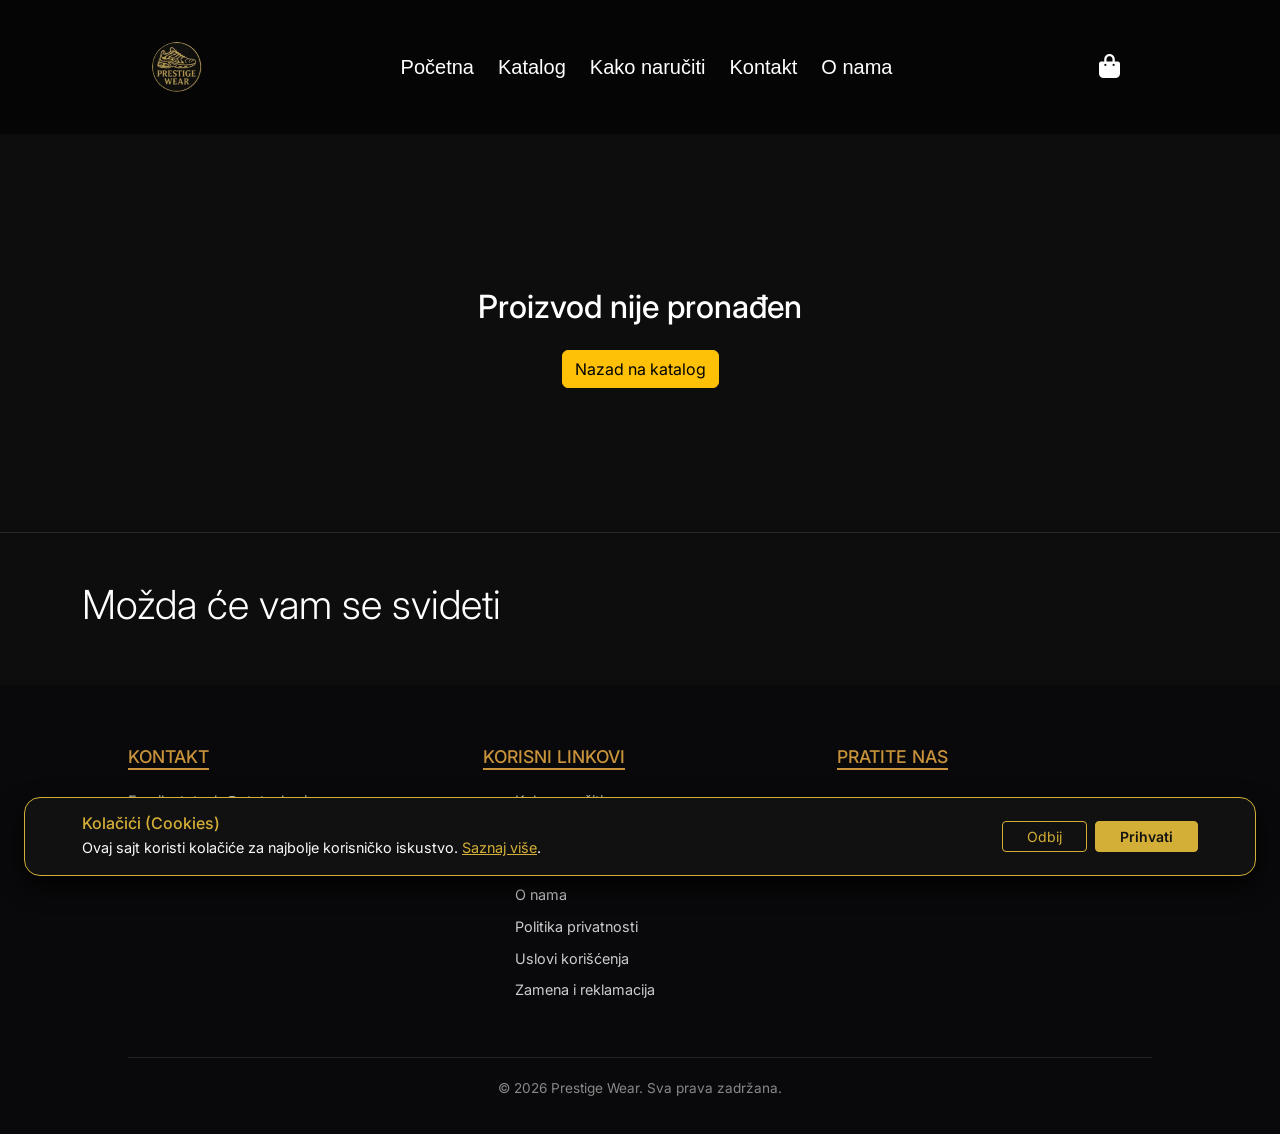
<file: html/proizvod.html>
<!DOCTYPE html>
<html lang="sr">
<head>
    <meta charset="UTF-8">
    <meta name="viewport" content="width=device-width, initial-scale=1.0">
    <title>Proizvod | Prestige Wear</title>
    
    <meta name="description" content="Detalji o izabranom proizvodu iz Prestige Wear kolekcije. Izaberite veličinu i boju i naručite sa brzom dostavom.">
    <meta name="robots" content="index, follow">
    <link rel="canonical" href="https://vas-domen.com/proizvod.html">

    <!-- Open Graph / Twitter -->
    <meta property="og:type" content="product">
    <meta property="og:url" content="https://vas-domen.com/proizvod.html">
    <meta property="og:title" content="Proizvod | Prestige Wear">
    <meta property="og:description" content="Detalji o izabranom proizvodu iz Prestige Wear kolekcije.">
    <meta property="og:image" content="https://vas-domen.com/img/Logo.jpg">

    <link href="https://cdn.jsdelivr.net/npm/bootstrap@5.3.3/dist/css/bootstrap.min.css" rel="stylesheet">
    <link rel="stylesheet" href="../css/proizvod.css">
    <link rel="stylesheet" href="https://cdnjs.cloudflare.com/ajax/libs/font-awesome/6.4.0/css/all.min.css">
    <link rel="preconnect" href="https://fonts.googleapis.com">
    <link rel="preconnect" href="https://fonts.gstatic.com" crossorigin>
    <link href="https://fonts.googleapis.com/css2?family=Bebas+Neue&family=Inter:wght@400;500;700&display=swap" rel="stylesheet">
    <link rel="shortcut icon" href="../img/Logo.jpg" type="image/x-icon">
</head>
<body>
    
         <header>
    <div class="navigacija d-flex justify-content-between align-items-center">
        <!-- Logo -->
        <a href="../index.html"><img src="../img/Logo.jpg" alt="Logo sajta" style="height: 50px; border-radius: 50%;"></a>
        
        <!-- Desktop Linkovi -->
        <ul class="d-none d-lg-flex mb-0 list-unstyled gap-4">
            <li><a href="../index.html" class=" text-white text-decoration-none">Početna</a></li>
            <li><a href="./katalog.html" class="text-white text-decoration-none">Katalog</a></li>
            <li><a href="./kakonaruciti.html" class="aktivno text-white text-decoration-none">Kako naručiti</a></li>
            <li><a href="./kontakt.html" class="text-white text-decoration-none">Kontakt</a></li>
            <li><a href="./onama.html" class="text-white text-decoration-none">O nama</a></li>
        </ul>

        <div class="d-flex align-items-center gap-3">
            <!-- Hamburger meni dugme za mobilne -->
            <button class="hamburger-btn d-lg-none" id="otvori-meni">
                 <i class="fas fa-bars"></i>
            </button>

            <!-- Korpa -->
            <div class="nav-actions">
                <a href="./korpa.html" class="cart-icon-btn position-relative text-white text-decoration-none p-2">
                    <i class="fas fa-shopping-bag fs-4"></i>
                    <span id="broj-u-korpi" class="position-absolute top-0 start-100 translate-middle badge rounded-pill bg-warning text-dark fw-bold" style="display: none; font-size: 0.65rem;">0</span>
                </a>
            </div>
        </div>
    </div>
</header>

<!-- FULLSCREEN OVERLAY MENI (Stoji sakriven dok se ne klikne) -->
<div class="overlay-meni" id="mobilniOverlay">
    <div class="overlay-top">
        <img src="../img/Logo.jpg" alt="Logo sajta" style="border-radius: 50%;">
        <button class="zatvori-meni" id="zatvori-meni">
            ZATVORI <i class="fas fa-xmark"></i>
        </button>
    </div>
    <nav class="overlay-nav">
        <ul>
            <li><a href="../index.html" >Početna</a></li>
            <li><a href="./katalog.html" class="aktivno-overlay">Katalog</a></li>
            <li><a href="./kakonaruciti.html" >Kako naručiti</a></li>
            <li><a href="./kontakt.html">Kontakt</a></li>
            <li><a href="./onama.html">O nama</a></li>
        </ul>
    </nav>
</div>



    <section class="py-5" style="padding-top: 140px !important;">
    <div class="container">
        <div class="row g-5 align-items-start" id="proizvod-sadrzaj">
            
            <!-- LEVA STRANA: Glavna slika i galerija malih slika -->
            <div class="col-lg-6">
                <!-- Dodata klasa slika-galerija-kontejner u postojeći div -->
                <div class="product-main-image-box slika-galerija-kontejner p-3 rounded-4 mb-3">
                    
                    <!-- Strelica Lijevo -->
                    <button id="strelica-levo" class="galerija-strelica"><i class="fas fa-chevron-left"></i></button>
                    
                    <img id="proizvod-slika" src="" alt="Proizvod" class="img-fluid rounded-3 w-100 object-fit-cover" style="max-height: 500px;">
                    
                    <!-- Strelica Desno -->
                    <button id="strelica-desno" class="galerija-strelica"><i class="fas fa-chevron-right"></i></button>
                    
                </div>
                
                <!-- Galerija slika (ispod glavne) -->
                <div class="d-flex gap-3" id="proizvod-galerija">
                    <!-- JS ubacuje male slike ovde -->
                </div>
            </div>

            <!-- DESNA STRANA: Detalji, boje, veličine, dugmići -->
            <div class="col-lg-6">
                <span class="badge mb-2 text-uppercase fw-bold" id="proizvod-kategorija">Prestige Wear</span>
                <h1 id="proizvod-naziv" class="text-white display-6 fw-bold mb-2"></h1>
                
                <div class="d-flex align-items-center gap-3 mb-4">
                    <h3 id="proizvod-cena" class="fs-3 fw-bold mb-0" style="color: var(--gold-main);"></h3>
                    <span id="proizvod-stara-cena" class="text-decoration-line-through text-muted fs-5"></span>
                </div>

                <!-- Izbor boja -->
                <div class="mb-3">
                    <label class="form-label text-white fw-semibold mb-2">Boja: <span id="izabrana-boja-naziv" class="text-warning"></span></label>
                    <div id="proizvod-boje" class="d-flex gap-3">
                        <!-- JS ubacuje kružiće za boje -->
                    </div>
                </div>

                <!-- Izbor veličine -->
                <div class="mb-4">
                    <div class="d-flex justify-content-between align-items-center mb-2">
                        <label class="form-label text-white fw-semibold mb-0">Veličina:</label>
                    </div>
                    <div id="proizvod-velicine" class="d-flex gap-2 flex-wrap">
                        <!-- JS ubacuje dugmiće za veličine -->
                    </div>
                </div>

                <!-- Akciona dugmad -->
                <div class="d-grid gap-2 mb-4">
                    <button class="btn btn-warning py-3 fw-bold text-uppercase rounded-3" id="poruci-odmah">
                        Poruči odmah
                    </button>
                    <button class="btn btn-outline-light py-3 fw-bold text-uppercase rounded-3" id="dodaj-u-korpu">
                        <i class="fas fa-shopping-bag me-2"></i> Dodaj u korpu
                    </button>
                </div>

              <!-- Social Proof (gledaju ljudi) -->
<div class="p-3 rounded-3 mb-4 bg-dark border border-secondary border-opacity-25 d-flex align-items-center gap-2 text-light small">
    <i class="fas fa-eye text-warning"></i>
    <span>Trenutno <strong class="text-white" id="viewers-count">14</strong> ljudi gleda ovaj model</span>
</div>

                <!-- Ikonice pogodnosti -->
                <div class="row text-center py-3 border-top border-bottom border-secondary border-opacity-25 mb-4 g-2">
                    <div class="col-4">
                        <i class="fas fa-truck text-warning fs-4 mb-1"></i>
                        <p class="small text-light mb-0">Brza dostava<br>24-48h</p>
                    </div>
                    <div class="col-4">
                        <i class="fas fa-gem text-warning fs-4 mb-1"></i>
                        <p class="small text-light mb-0">Najbolji<br>kvalitet</p>
                    </div>
                    <div class="col-4">
                        <i class="fas fa-sync-alt text-warning fs-4 mb-1"></i>
                        <p class="small text-light mb-0">Laka zamena<br>veličine</p>
                    </div>
                </div>

                <!-- Opis -->
                <p id="proizvod-opis" class="text-light opacity-75"></p>
            </div>

        </div>
    </div>
</section>

<!-- --- SEKCIJA: PREPORUČENI MODELI (DINAMIČKI) --- -->
<section class="py-5 mt-5 border-top border-secondary border-opacity-25">
    <div class="container">
        <h3 class="text-white mb-4 font-bebas display-6">Možda će vam se svideti</h3>
        
        <div id="preporuceni-kontejner" class="row g-3">
            <!-- Ovde JavaScript automatski ubacuje nasumične proizvode -->
        </div>
    </div>
</section>



<footer>
        <div class="footer">
            <div>
                <h3>Kontakt</h3>
                
                <p>Email: <a href="mailto:etstesla@etstesla.ni.ac.rs" target="_blank" style="color: #ccc; text-decoration: none;">etstesla@etstesla.ni.ac.rs</a></p>
            </div>
            <div id="korisnilinkovi">
                <h3>Korisni linkovi</h3>
                <ul>
                    <li><a href="./kakonaruciti.html">Kako naručiti</a></li>
                    <li><a href="./katalog.html">Katalog</a></li>
                    <li><a href="./kontakt.html">Kontakt</a></li>
                    <li><a href="./onama.html">O nama</a></li>
                    <li><a href="./politikaprivatnosti.html">Politika privatnosti</a></li>
                    <li><a href="./uslovikoriscenja.html">Uslovi korišćenja</a></li>
                    <li><a href="./zamenareklamacija.html">Zamena i reklamacija</a></li>
                </ul>
            </div>

            <div id="socijalnemreze">
                <h3>Pratite nas</h3>
                <div class="mreze-kontejner">
                    </a>
                    <a class="krug-mrezaig" href="https://www.instagram.com/prestigewear.rss/" target="_blank" >
                        <i class="fab fa-instagram"></i>
                    </a>
                    </a>
                </div>
            </div>
        </div>
        <p class="copyright">© 2026 Prestige Wear. Sva prava zadržana.</p>
    </footer>

    
    


     <!-- Cookie Baner -->
    <div id="cookie-banner" class="fixed-bottom m-3 m-md-4 p-3 rounded-4 d-none" style="background-color: #111111; border: 1px solid #d4af37; box-shadow: 0 10px 25px rgba(0,0,0,0.8); z-index: 1050;">
  <div class="container d-flex flex-column flex-md-row justify-content-between align-items-center">
    <div class="mb-3 mb-md-0 text-center text-md-start">
      <h6 class="mb-1" style="color: #d4af37;">Kolačići (Cookies)</h6>
      <p class="mb-0 text-light" style="font-size: 0.9rem;">
        Ovaj sajt koristi kolačiće za najbolje korisničko iskustvo. 
        <a href="./kolacici.html" style="color: #d4af37; text-decoration: underline;">Saznaj više</a>.
      </p>
    </div>
    <div class="d-flex gap-2">
      <button id="reject-cookies" class="btn btn-sm px-4" style="background-color: transparent; border: 1px solid #d4af37; color: #d4af37;">Odbij</button>
      <button id="accept-cookies" class="btn btn-sm px-4" style="background-color: #d4af37; border: 1px solid #d4af37; color: #111111; font-weight: 600;">Prihvati</button>
    </div>
  </div>
</div>


<script src="https://cdn.jsdelivr.net/npm/bootstrap@5.3.3/dist/js/bootstrap.bundle.min.js"></script>
<script src="../js/proizvod.js"></script>

</body>
</html>
</file>
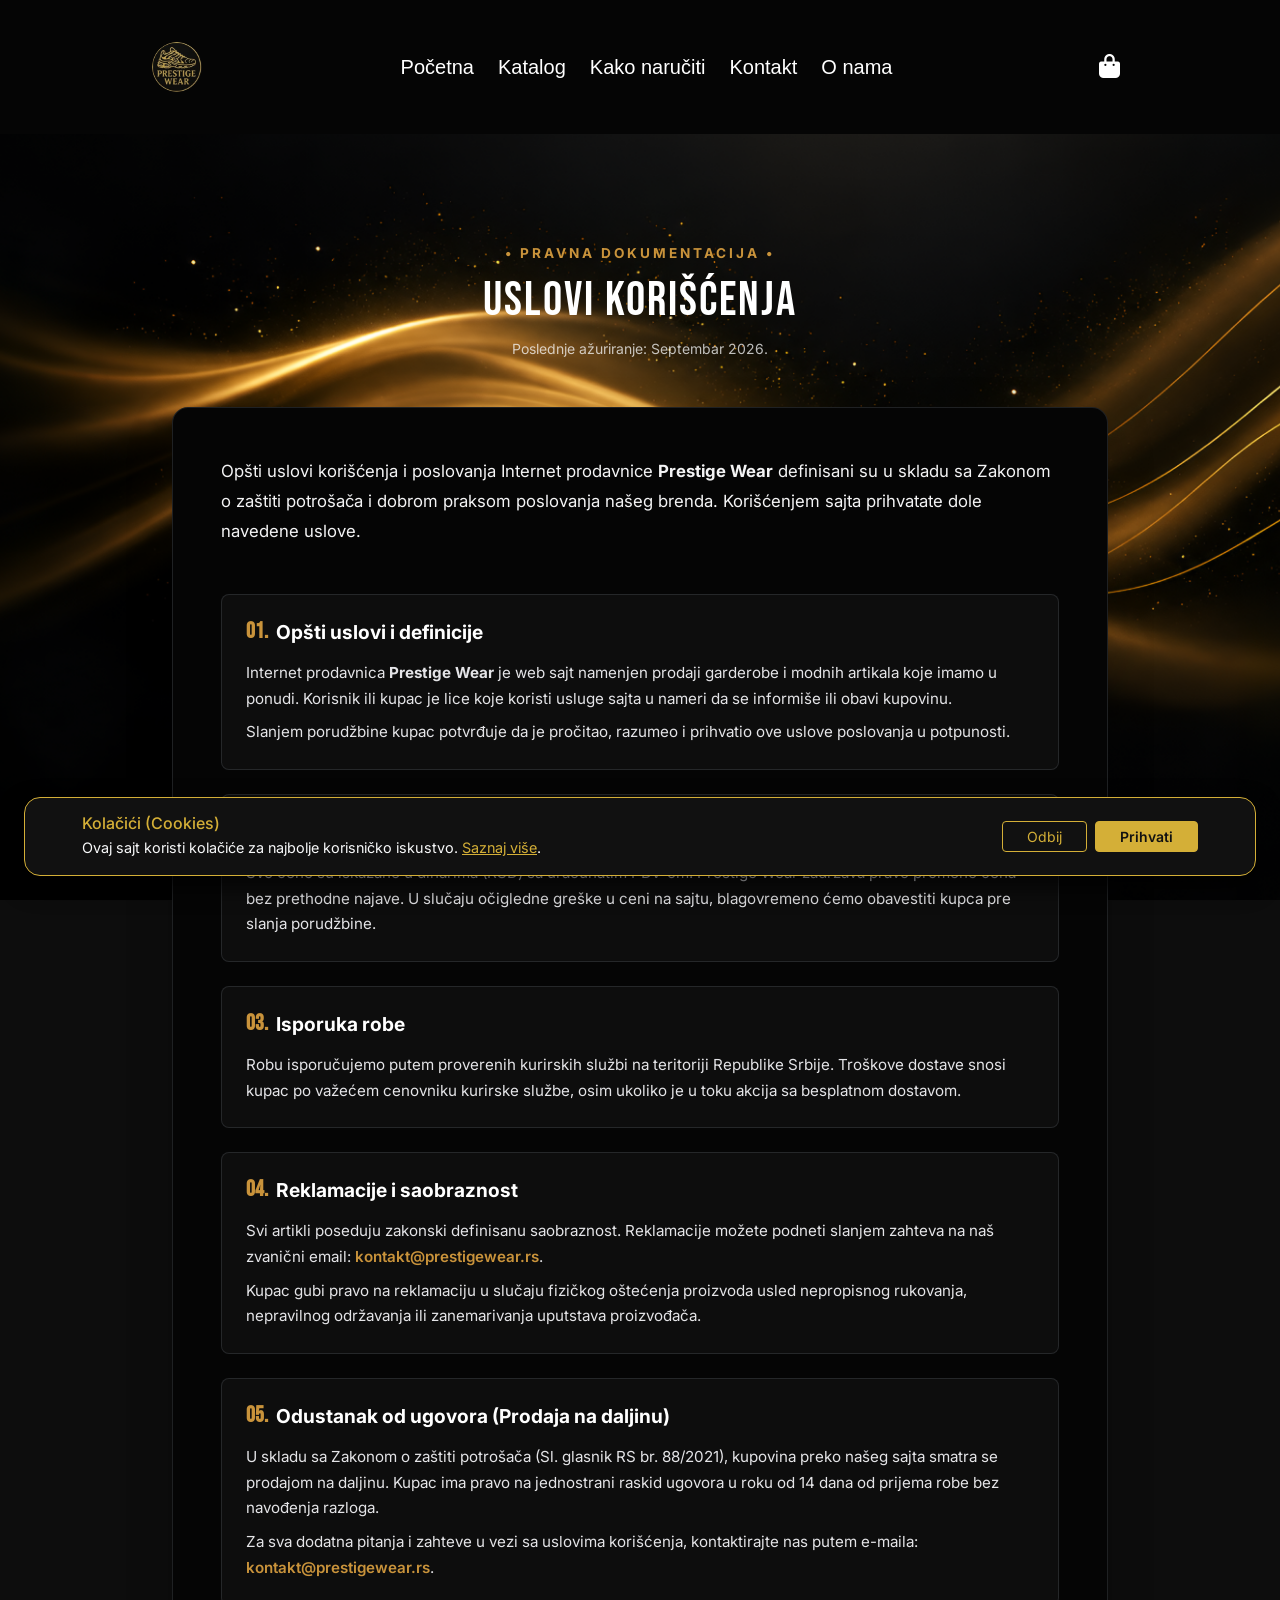
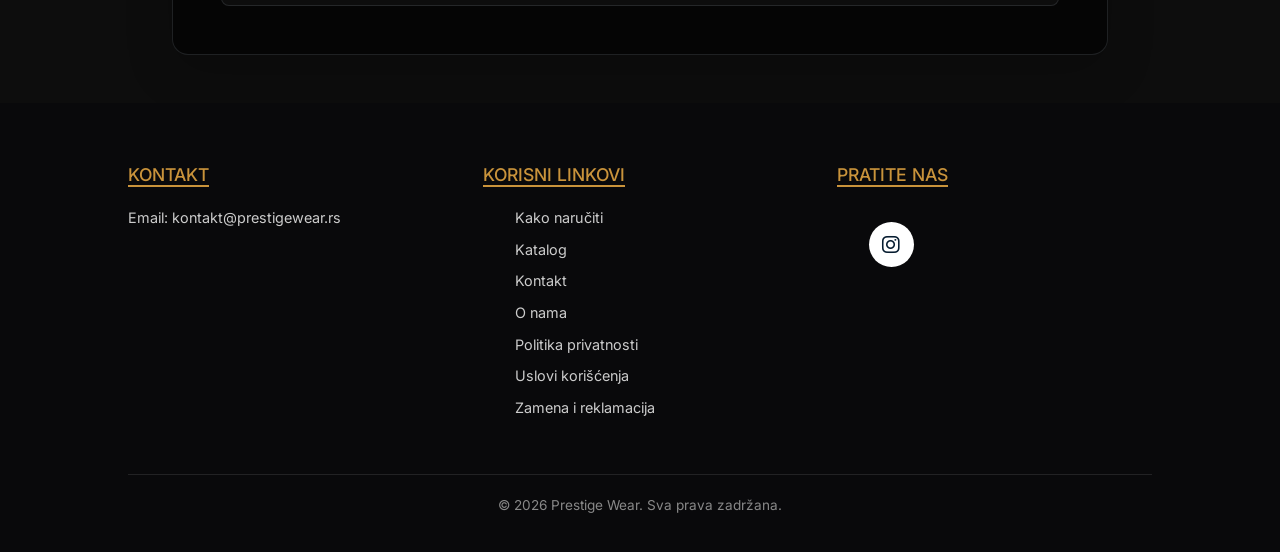
<file: html/uslovikoriscenja.html>
<!DOCTYPE html>
<html lang="sr">
<head>
    <meta charset="UTF-8">
    <meta name="viewport" content="width=device-width, initial-scale=1.0">
    <title>Uslovi korišćenja | Prestige Wear</title>
    
    <meta name="description" content="Uslovi korišćenja i pravila kupovine na oficijalnom Prestige Wear sajtu.">
    <meta name="robots" content="index, follow">
    <link rel="canonical" href="https://vas-domen.com/uslovikoriscenja.html">

    <link href="https://cdn.jsdelivr.net/npm/bootstrap@5.3.3/dist/css/bootstrap.min.css" rel="stylesheet">
    <link rel="stylesheet" href="../css/pravnadokumentacija.css">
    <link rel="stylesheet" href="https://cdnjs.cloudflare.com/ajax/libs/font-awesome/6.4.0/css/all.min.css">
    <link rel="preconnect" href="https://fonts.googleapis.com">
    <link rel="preconnect" href="https://fonts.gstatic.com" crossorigin>
    <link href="https://fonts.googleapis.com/css2?family=Bebas+Neue&family=Inter:wght@400;500;700&display=swap" rel="stylesheet">
    <link rel="shortcut icon" href="../img/Logo.jpg" type="image/x-icon">
</head>
<body>
         <header>
            
    <div class="navigacija d-flex justify-content-between align-items-center">
        <!-- Logo -->
        <a href="../index.html"><img src="../img/Logo.jpg" alt="Logo sajta" style="height: 50px; border-radius: 50%;"></a>
        
        <!-- Desktop Linkovi -->
        <ul class="d-none d-lg-flex mb-0 list-unstyled gap-4">
            <li><a href="../index.html" class=" text-white text-decoration-none">Početna</a></li>
            <li><a href="./katalog.html" class="text-white text-decoration-none">Katalog</a></li>
            <li><a href="./kakonaruciti.html" class="aktivno text-white text-decoration-none">Kako naručiti</a></li>
            <li><a href="./kontakt.html" class="text-white text-decoration-none">Kontakt</a></li>
            <li><a href="./onama.html" class="text-white text-decoration-none">O nama</a></li>
        </ul>

        <div class="d-flex align-items-center gap-3">
            <!-- Hamburger meni dugme za mobilne -->
            <button class="hamburger-btn d-lg-none" id="otvori-meni">
                 <i class="fas fa-bars"></i>
            </button>

            <!-- Korpa -->
            <div class="nav-actions">
                <a href="./korpa.html" class="cart-icon-btn position-relative text-white text-decoration-none p-2">
                    <i class="fas fa-shopping-bag fs-4"></i>
                    <span id="broj-u-korpi" class="position-absolute top-0 start-100 translate-middle badge rounded-pill bg-warning text-dark fw-bold" style="display: none; font-size: 0.65rem;">0</span>
                </a>
            </div>
        </div>
    </div>
</header>


<!-- FULLSCREEN OVERLAY MENI (Stoji sakriven dok se ne klikne) -->
<div class="overlay-meni" id="mobilniOverlay">
    <div class="overlay-top">
        <img src="../img/Logo.jpg" alt="Logo sajta" style="border-radius: 50%;">
        <button class="zatvori-meni" id="zatvori-meni">
            ZATVORI <i class="fas fa-xmark"></i>
        </button>
    </div>
    <nav class="overlay-nav">
        <ul>
            <li><a href="../index.html" >Početna</a></li>
            <li><a href="./katalog.html">Katalog</a></li>
            <li><a href="./kakonaruciti.html" >Kako naručiti</a></li>
            <li><a href="./kontakt.html">Kontakt</a></li>
            <li><a href="./onama.html">O nama</a></li>
        </ul>
    </nav>
</div>

    <!-- USLOVI KORIŠĆENJA START -->
    <section class="py-5" style="padding-top: 140px !important;">
        <div class="container legal-container">
            
            <div class="text-center mb-5">
                <span class="legal-badge text-uppercase fw-bold">• PRAVNA DOKUMENTACIJA •</span>
                <h1 class="legal-main-title mt-2">USLOVI KORIŠĆENjA</h1>
                <p class="text-light opacity-75 small">Poslednje ažuriranje: Septembar 2026.</p>
            </div>

            <div class="legal-card p-4 p-md-5 rounded-4 border border-secondary border-opacity-25 shadow-lg">
                
                <p class="legal-intro-text mb-5">
                    Opšti uslovi korišćenja i poslovanja Internet prodavnice <strong>Prestige Wear</strong> definisani su u skladu sa Zakonom o zaštiti potrošača i dobrom praksom poslovanja našeg brenda. Korišćenjem sajta prihvatate dole navedene uslove.
                </p>

                <div class="row g-4">

                    <!-- 1. Opšti uslovi -->
                    <div class="col-12">
                        <div class="legal-section p-4 rounded-3 border border-secondary border-opacity-25">
                            <h3 class="legal-section-title"><span class="legal-num">01.</span> Opšti uslovi i definicije</h3>
                            <p class="legal-text mb-2">
                                Internet prodavnica <strong>Prestige Wear</strong> je web sajt namenjen prodaji garderobe i modnih artikala koje imamo u ponudi. Korisnik ili kupac je lice koje koristi usluge sajta u nameri da se informiše ili obavi kupovinu.
                            </p>
                            <p class="legal-text mb-0">
                                Slanjem porudžbine kupac potvrđuje da je pročitao, razumeo i prihvatio ove uslove poslovanja u potpunosti.
                            </p>
                        </div>
                    </div>

                    <!-- 2. Cene -->
                    <div class="col-12">
                        <div class="legal-section p-4 rounded-3 border border-secondary border-opacity-25">
                            <h3 class="legal-section-title"><span class="legal-num">02.</span> Cene proizvoda i plaćanje</h3>
                            <p class="legal-text mb-0">
                                Sve cene su iskazane u dinarima (RSD) sa uračunatim PDV-om. Prestige Wear zadržava pravo promene cena bez prethodne najave. U slučaju očigledne greške u ceni na sajtu, blagovremeno ćemo obavestiti kupca pre slanja porudžbine.
                            </p>
                        </div>
                    </div>

                    <!-- 3. Isporuka -->
                    <div class="col-12">
                        <div class="legal-section p-4 rounded-3 border border-secondary border-opacity-25">
                            <h3 class="legal-section-title"><span class="legal-num">03.</span> Isporuka robe</h3>
                            <p class="legal-text mb-0">
                                Robu isporučujemo putem proverenih kurirskih službi na teritoriji Republike Srbije. Troškove dostave snosi kupac po važećem cenovniku kurirske službe, osim ukoliko je u toku akcija sa besplatnom dostavom.
                            </p>
                        </div>
                    </div>

                    <!-- 4. Reklamacije -->
                    <div class="col-12">
                        <div class="legal-section p-4 rounded-3 border border-secondary border-opacity-25">
                            <h3 class="legal-section-title"><span class="legal-num">04.</span> Reklamacije i saobraznost</h3>
                            <p class="legal-text mb-2">
                                Svi artikli poseduju zakonski definisanu saobraznost. Reklamacije možete podneti slanjem zahteva na naš zvanični email: <a href="mailto:kontakt@prestigewear.rs" class="legal-link">kontakt@prestigewear.rs</a>.
                            </p>
                            <p class="legal-text mb-0">
                                Kupac gubi pravo na reklamaciju u slučaju fizičkog oštećenja proizvoda usled nepropisnog rukovanja, nepravilnog održavanja ili zanemarivanja uputstava proizvođača.
                            </p>
                        </div>
                    </div>

                    <!-- 5. Zakon o zaštiti potrošača -->
                    <div class="col-12">
                        <div class="legal-section p-4 rounded-3 border border-secondary border-opacity-25">
                            <h3 class="legal-section-title"><span class="legal-num">05.</span> Odustanak od ugovora (Prodaja na daljinu)</h3>
                            <p class="legal-text mb-2">
                                U skladu sa Zakonom o zaštiti potrošača (Sl. glasnik RS br. 88/2021), kupovina preko našeg sajta smatra se prodajom na daljinu. Kupac ima pravo na jednostrani raskid ugovora u roku od 14 dana od prijema robe bez navođenja razloga.
                            </p>
                            <p class="legal-text mb-0">
                                Za sva dodatna pitanja i zahteve u vezi sa uslovima korišćenja, kontaktirajte nas putem e-maila: <a href="mailto:kontakt@prestigewear.rs" class="legal-link">kontakt@prestigewear.rs</a>.
                            </p>
                        </div>
                    </div>

                </div>
            </div>

        </div>
    </section>
    <!-- USLOVI KORIŠĆENJA END -->

    <footer>
        <div class="footer">
            <div>
                <h3>Kontakt</h3>
                
                <p>Email: <a href="mailto:kontakt@prestigewear.rs" target="_blank" style="color: #ccc; text-decoration: none;">kontakt@prestigewear.rs</a></p>
            </div>
            <div id="korisnilinkovi">
                <h3>Korisni linkovi</h3>
                <ul>
                    <li><a href="./kakonaruciti.html">Kako naručiti</a></li>
                    <li><a href="./katalog.html">Katalog</a></li>
                    <li><a href="./kontakt.html">Kontakt</a></li>
                    <li><a href="./onama.html">O nama</a></li>
                    <li><a href="./politikaprivatnosti.html">Politika privatnosti</a></li>
                    <li><a href="./uslovikoriscenja.html">Uslovi korišćenja</a></li>
                    <li><a href="./zamenareklamacija.html">Zamena i reklamacija</a></li>
                </ul>
            </div>

            <div id="socijalnemreze">
                <h3>Pratite nas</h3>
                <div class="mreze-kontejner">
                    </a>
                    <a class="krug-mrezaig" href="https://www.instagram.com/prestigewear.rss/" target="_blank" >
                        <i class="fab fa-instagram"></i>
                    </a>
                    </a>
                </div>
            </div>
        </div>
        <p class="copyright">© 2026 Prestige Wear. Sva prava zadržana.</p>
    </footer>
    

    <script src="https://cdn.jsdelivr.net/npm/bootstrap@5.3.3/dist/js/bootstrap.bundle.min.js"></script>
    <script src="../js/script.js"></script>


     <!-- Cookie Baner -->
    <div id="cookie-banner" class="fixed-bottom m-3 m-md-4 p-3 rounded-4 d-none" style="background-color: #111111; border: 1px solid #d4af37; box-shadow: 0 10px 25px rgba(0,0,0,0.8); z-index: 1050;">
  <div class="container d-flex flex-column flex-md-row justify-content-between align-items-center">
    <div class="mb-3 mb-md-0 text-center text-md-start">
      <h6 class="mb-1" style="color: #d4af37;">Kolačići (Cookies)</h6>
      <p class="mb-0 text-light" style="font-size: 0.9rem;">
        Ovaj sajt koristi kolačiće za najbolje korisničko iskustvo. 
        <a href="./kolacici.html" style="color: #d4af37; text-decoration: underline;">Saznaj više</a>.
      </p>
    </div>
    <div class="d-flex gap-2">
      <button id="reject-cookies" class="btn btn-sm px-4" style="background-color: transparent; border: 1px solid #d4af37; color: #d4af37;">Odbij</button>
      <button id="accept-cookies" class="btn btn-sm px-4" style="background-color: #d4af37; border: 1px solid #d4af37; color: #111111; font-weight: 600;">Prihvati</button>
    </div>
  </div>
</div>


</body>
</html>
</file>
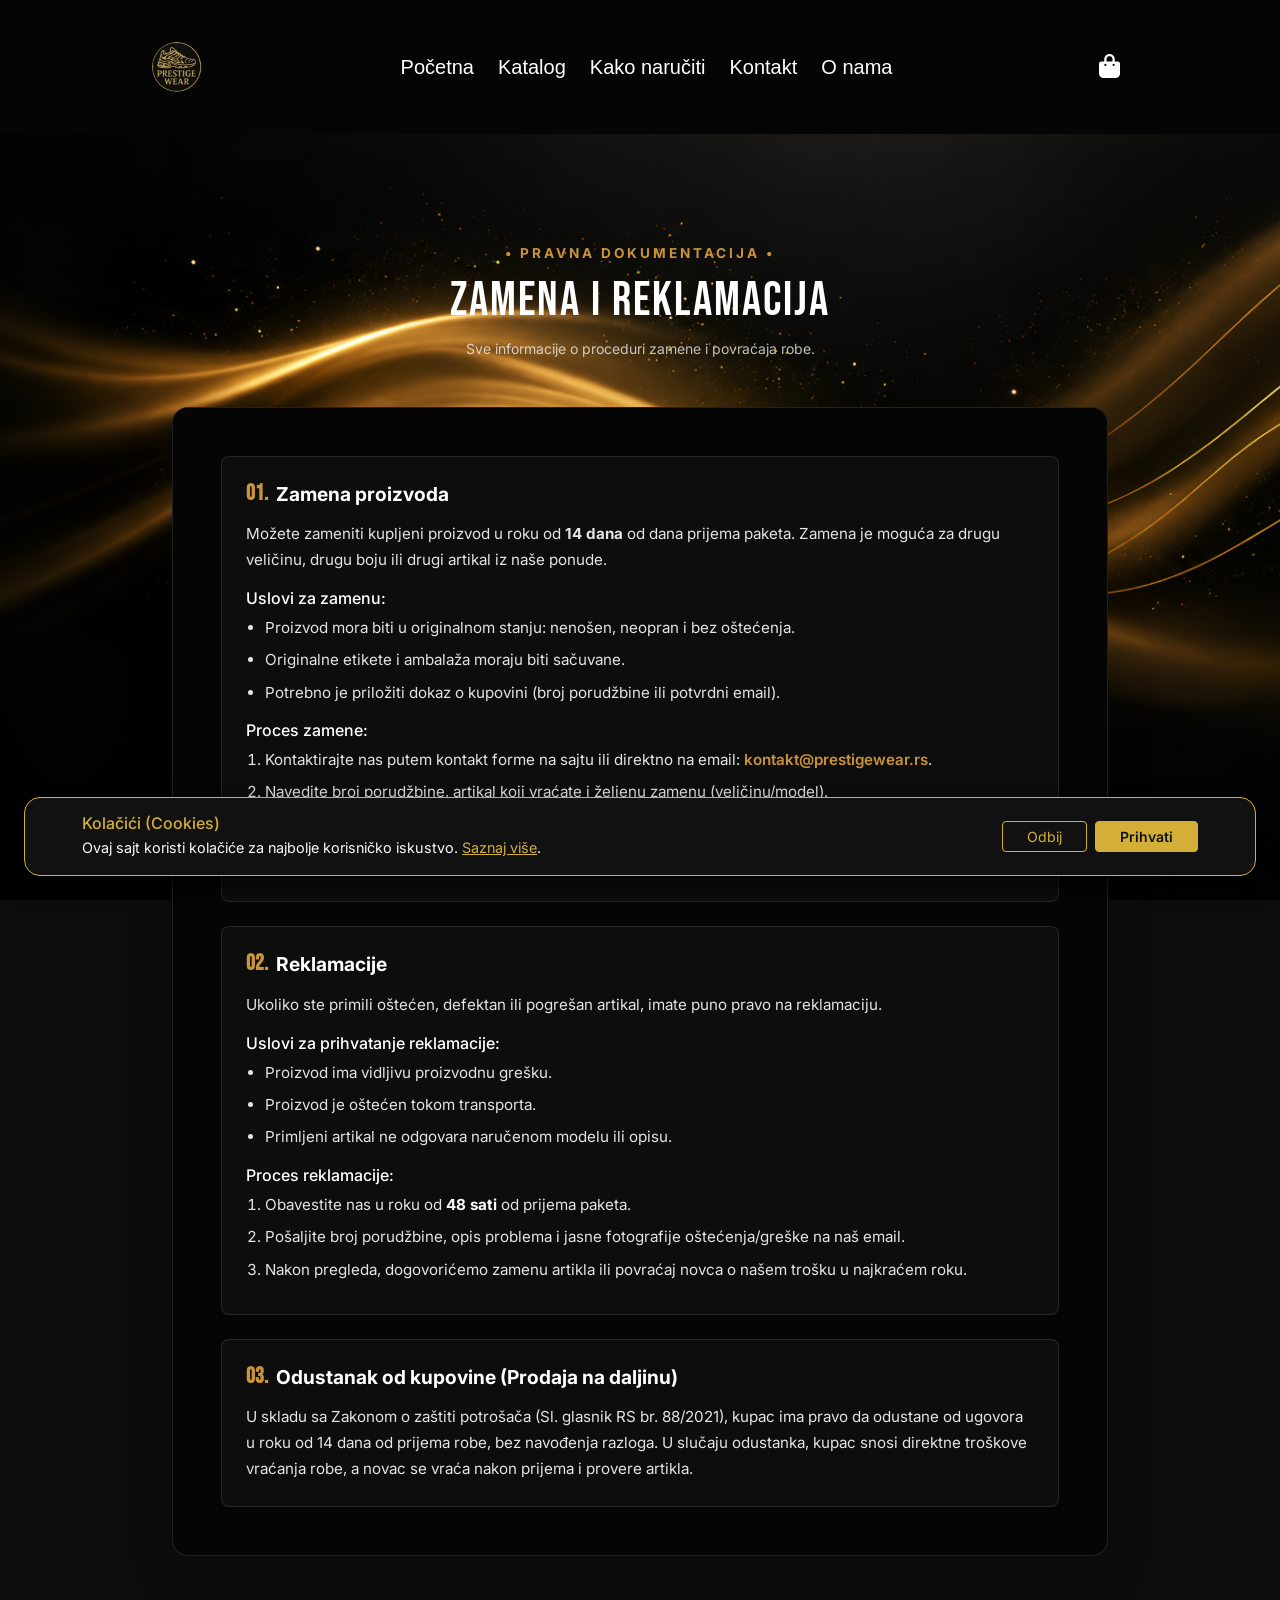
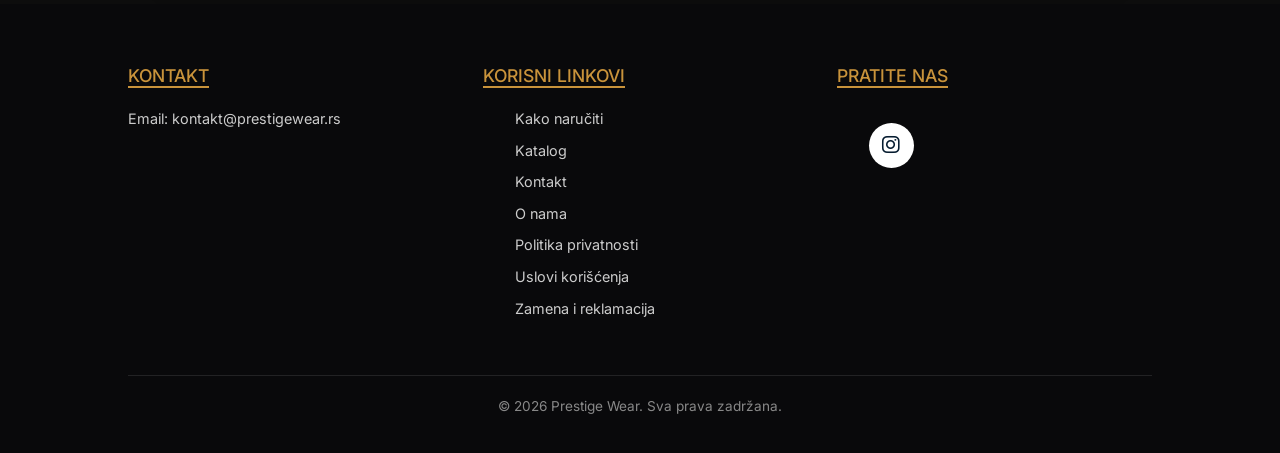
<file: html/zamenareklamacija.html>
<!DOCTYPE html>
<html lang="sr">
<head>
    <meta charset="UTF-8">
    <meta name="viewport" content="width=device-width, initial-scale=1.0">
    <title>Zamena i reklamacija | Prestige Wear</title>
    
    <meta name="description" content="Saznajte detaljne informacije o proceduri zamene veličina i reklamaciji artikala kupljenih na Prestige Wear shopu.">
    <meta name="robots" content="index, follow">
    <link rel="canonical" href="https://vas-domen.com/zamenareklamacija.html">

    <link href="https://cdn.jsdelivr.net/npm/bootstrap@5.3.3/dist/css/bootstrap.min.css" rel="stylesheet">
    <link rel="stylesheet" href="../css/pravnadokumentacija.css">
    <link rel="stylesheet" href="https://cdnjs.cloudflare.com/ajax/libs/font-awesome/6.4.0/css/all.min.css">
    <link rel="preconnect" href="https://fonts.googleapis.com">
    <link rel="preconnect" href="https://fonts.gstatic.com" crossorigin>
    <link href="https://fonts.googleapis.com/css2?family=Bebas+Neue&family=Inter:wght@400;500;700&display=swap" rel="stylesheet">
    <link rel="shortcut icon" href="../img/Logo.jpg" type="image/x-icon">
</head>
<body>

     <header>
    <div class="navigacija d-flex justify-content-between align-items-center">
        <!-- Logo -->
        <a href="../index.html"><img src="../img/Logo.jpg" alt="Logo sajta" style="height: 50px; border-radius: 50%;"></a>
        
        <!-- Desktop Linkovi -->
        <ul class="d-none d-lg-flex mb-0 list-unstyled gap-4">
            <li><a href="../index.html" class=" text-white text-decoration-none">Početna</a></li>
            <li><a href="./katalog.html" class="text-white text-decoration-none">Katalog</a></li>
            <li><a href="./kakonaruciti.html" class="aktivno text-white text-decoration-none">Kako naručiti</a></li>
            <li><a href="./kontakt.html" class="text-white text-decoration-none">Kontakt</a></li>
            <li><a href="./onama.html" class="text-white text-decoration-none">O nama</a></li>
        </ul>

        <div class="d-flex align-items-center gap-3">
            <!-- Hamburger meni dugme za mobilne -->
            <button class="hamburger-btn d-lg-none" id="otvori-meni">
                 <i class="fas fa-bars"></i>
            </button>

            <!-- Korpa -->
            <div class="nav-actions">
                <a href="./korpa.html" class="cart-icon-btn position-relative text-white text-decoration-none p-2">
                    <i class="fas fa-shopping-bag fs-4"></i>
                    <span id="broj-u-korpi" class="position-absolute top-0 start-100 translate-middle badge rounded-pill bg-warning text-dark fw-bold" style="display: none; font-size: 0.65rem;">0</span>
                </a>
            </div>
        </div>
    </div>
</header>


<!-- FULLSCREEN OVERLAY MENI (Stoji sakriven dok se ne klikne) -->
<div class="overlay-meni" id="mobilniOverlay">
    <div class="overlay-top">
        <img src="../img/Logo.jpg" alt="Logo sajta" style="border-radius: 50%;">
        <button class="zatvori-meni" id="zatvori-meni">
            ZATVORI <i class="fas fa-xmark"></i>
        </button>
    </div>
    <nav class="overlay-nav">
        <ul>
            <li><a href="../index.html" >Početna</a></li>
            <li><a href="./katalog.html">Katalog</a></li>
            <li><a href="./kakonaruciti.html" >Kako naručiti</a></li>
            <li><a href="./kontakt.html">Kontakt</a></li>
            <li><a href="./onama.html">O nama</a></li>
        </ul>
    </nav>
</div>

    <!-- ZAMENA I REKLAMACIJE START -->
    <section class="py-5" style="padding-top: 140px !important;">
        <div class="container legal-container">
            
            <div class="text-center mb-5">
                <span class="legal-badge text-uppercase fw-bold">• PRAVNA DOKUMENTACIJA •</span>
                <h1 class="legal-main-title mt-2">ZAMENA I REKLAMACIJA</h1>
                <p class="text-light opacity-75 small">Sve informacije o proceduri zamene i povraćaja robe.</p>
            </div>

            <div class="legal-card p-4 p-md-5 rounded-4 border border-secondary border-opacity-25 shadow-lg">
                
                <div class="row g-4">

                    <!-- 1. Zamena proizvoda -->
                    <div class="col-12">
                        <div class="legal-section p-4 rounded-3 border border-secondary border-opacity-25">
                            <h3 class="legal-section-title"><span class="legal-num">01.</span> Zamena proizvoda</h3>
                            <p class="legal-text mb-2">
                                Možete zameniti kupljeni proizvod u roku od <strong>14 dana</strong> od dana prijema paketa. Zamena je moguća za drugu veličinu, drugu boju ili drugi artikal iz naše ponude.
                            </p>
                            <h5 class="text-white fs-6 mt-3 mb-2">Uslovi za zamenu:</h5>
                            <ul class="legal-list text-light mb-3">
                                <li>Proizvod mora biti u originalnom stanju: nenošen, neopran i bez oštećenja.</li>
                                <li>Originalne etikete i ambalaža moraju biti sačuvane.</li>
                                <li>Potrebno je priložiti dokaz o kupovini (broj porudžbine ili potvrdni email).</li>
                            </ul>
                            <h5 class="text-white fs-6 mt-3 mb-2">Proces zamene:</h5>
                            <ol class="legal-list text-light mb-0">
                                <li>Kontaktirajte nas putem kontakt forme na sajtu ili direktno na email: <a href="mailto:kontakt@prestigewear.rs" class="legal-link">kontakt@prestigewear.rs</a>.</li>
                                <li>Navedite broj porudžbine, artikal koji vraćate i željenu zamenu (veličinu/model).</li>
                                <li>Preko naših instrukcija šaljete paket nazad kurirskom službom.</li>
                                <li>Nakon što proverimo ispravnost vraćenog artikla, šaljemo vam zamenski paket.</li>
                            </ol>
                        </div>
                    </div>

                    <!-- 2. Reklamacije -->
                    <div class="col-12">
                        <div class="legal-section p-4 rounded-3 border border-secondary border-opacity-25">
                            <h3 class="legal-section-title"><span class="legal-num">02.</span> Reklamacije</h3>
                            <p class="legal-text mb-2">
                                Ukoliko ste primili oštećen, defektan ili pogrešan artikal, imate puno pravo na reklamaciju.
                            </p>
                            <h5 class="text-white fs-6 mt-3 mb-2">Uslovi za prihvatanje reklamacije:</h5>
                            <ul class="legal-list text-light mb-3">
                                <li>Proizvod ima vidljivu proizvodnu grešku.</li>
                                <li>Proizvod je oštećen tokom transporta.</li>
                                <li>Primljeni artikal ne odgovara naručenom modelu ili opisu.</li>
                            </ul>
                            <h5 class="text-white fs-6 mt-3 mb-2">Proces reklamacije:</h5>
                            <ol class="legal-list text-light mb-0">
                                <li>Obavestite nas u roku od <strong>48 sati</strong> od prijema paketa.</li>
                                <li>Pošaljite broj porudžbine, opis problema i jasne fotografije oštećenja/greške na naš email.</li>
                                <li>Nakon pregleda, dogovorićemo zamenu artikla ili povraćaj novca o našem trošku u najkraćem roku.</li>
                            </ol>
                        </div>
                    </div>

                    <!-- 3. Odustanak od kupovine -->
                    <div class="col-12">
                        <div class="legal-section p-4 rounded-3 border border-secondary border-opacity-25">
                            <h3 class="legal-section-title"><span class="legal-num">03.</span> Odustanak od kupovine (Prodaja na daljinu)</h3>
                            <p class="legal-text mb-0">
                                U skladu sa Zakonom o zaštiti potrošača (Sl. glasnik RS br. 88/2021), kupac ima pravo da odustane od ugovora u roku od 14 dana od prijema robe, bez navođenja razloga. U slučaju odustanka, kupac snosi direktne troškove vraćanja robe, a novac se vraća nakon prijema i provere artikla.
                            </p>
                        </div>
                    </div>

                </div>
            </div>

        </div>
    </section>
    <!-- ZAMENA I REKLAMACIJE END -->

    <footer>
        <div class="footer">
            <div>
                <h3>Kontakt</h3>
                
                <p>Email: <a href="mailto:kontakt@prestigewear.rs" target="_blank" style="color: #ccc; text-decoration: none;">kontakt@prestigewear.rs</a></p>
            </div>
            <div id="korisnilinkovi">
                <h3>Korisni linkovi</h3>
                <ul>
                    <li><a href="./kakonaruciti.html">Kako naručiti</a></li>
                    <li><a href="./katalog.html">Katalog</a></li>
                    <li><a href="./kontakt.html">Kontakt</a></li>
                    <li><a href="./onama.html">O nama</a></li>
                    <li><a href="./politikaprivatnosti.html">Politika privatnosti</a></li>
                    <li><a href="./uslovikoriscenja.html">Uslovi korišćenja</a></li>
                    <li><a href="./zamenareklamacija.html">Zamena i reklamacija</a></li>
                </ul>
            </div>

            <div id="socijalnemreze">
                <h3>Pratite nas</h3>
                <div class="mreze-kontejner">
                    </a>
                    <a class="krug-mrezaig" href="https://www.instagram.com/prestigewear.rss/" target="_blank" >
                        <i class="fab fa-instagram"></i>
                    </a>
                    </a>
                </div>
            </div>
        </div>
        <p class="copyright">© 2026 Prestige Wear. Sva prava zadržana.</p>
    </footer>
    

    <script src="https://cdn.jsdelivr.net/npm/bootstrap@5.3.3/dist/js/bootstrap.bundle.min.js"></script>
    <script src="../js/script.js"></script>


     <!-- Cookie Baner -->
    <div id="cookie-banner" class="fixed-bottom m-3 m-md-4 p-3 rounded-4 d-none" style="background-color: #111111; border: 1px solid #d4af37; box-shadow: 0 10px 25px rgba(0,0,0,0.8); z-index: 1050;">
  <div class="container d-flex flex-column flex-md-row justify-content-between align-items-center">
    <div class="mb-3 mb-md-0 text-center text-md-start">
      <h6 class="mb-1" style="color: #d4af37;">Kolačići (Cookies)</h6>
      <p class="mb-0 text-light" style="font-size: 0.9rem;">
        Ovaj sajt koristi kolačiće za najbolje korisničko iskustvo. 
        <a href="./kolacici.html" style="color: #d4af37; text-decoration: underline;">Saznaj više</a>.
      </p>
    </div>
    <div class="d-flex gap-2">
      <button id="reject-cookies" class="btn btn-sm px-4" style="background-color: transparent; border: 1px solid #d4af37; color: #d4af37;">Odbij</button>
      <button id="accept-cookies" class="btn btn-sm px-4" style="background-color: #d4af37; border: 1px solid #d4af37; color: #111111; font-weight: 600;">Prihvati</button>
    </div>
  </div>
</div>


</body>
</html>
</file>
<file: css/style.css>
:root {
    --gold-main: #c9933b;        /* Zlatna boja sa slike */
    --gold-light: #e6b86a;       /* Svetliji sjaj za hover */
    --dark-bg: #09090b;          /* Pozadina */
    --card-bg: #121215;          /* Tamna podloga za kontejner */
    --border-gold: rgba(201, 147, 59, 0.3);
}

html, body {
    overflow-x: hidden; 
    max-width: 100vw;
}

* {
    margin: 0;
    padding: 0;
    box-sizing: border-box;
}

/* Pozadina za ceo sajt (Fiksirana slika) */
body {
    background-color: #0d0d0d;
    background-image: url('../img/hero4.png');
    background-size: cover;
    background-position: center;
    background-repeat: no-repeat;
    background-attachment: fixed; /* Sprečava pomeranje slike pri skrolovanju */
    color: #ffffff;
    font-family: 'Inter', sans-serif;

    /* Pravila koja sprečavaju omekšavanje/zamućivanje slike u browseru */
    image-rendering: -webkit-optimize-contrast;
    image-rendering: crisp-edges;
}



/* --- NAVIGACIJA --- */
header {
    background-color: transparent; 
    padding: 30px; 

    /* --- Da bude fiksirana navigacija i da bude vidljiva preko slike --- */
    position: fixed;
    top: 0;
    left: 0;
    width: 100%;
    z-index: 1000;
    transition: all 0.3s ease; /* Glatki prelaz pri skrolovanju */
}

header.skrolovan {
    background-color: rgba(13, 13, 13, 0.95); /* Bogata tamna pozadina (nije providna) */
    border-bottom: 2px solid var(--gold-main); /* Zlatni rub na dnu za luksuzan kontrast */
    padding: 15px 30px;
    box-shadow: 0 10px 30px rgba(0, 0, 0, 0.8); /* Dublja senka da odvoji meni od sajta */
}

.navigacija {
    display: flex;
    justify-content: space-between; 
    align-items: center;
    width: 100%;
    padding: 0 10%;
}

.navigacija img {
    height: 60px; 
    object-fit: contain;
}

.navigacija ul {
    display: flex;
    gap: 40px; 
    list-style: none;
    justify-content: center; 
    width: 100%;
}

.navigacija ul li a {
    text-decoration: none;
    font-family: 'Poppins', sans-serif;
    font-weight: 400;
    font-size: 20px;
    color: #FFFFFF;
    transition: color 0.3s ease;
    position: relative;
}

/* Skrivena linija ispod linka u početku */
.navigacija ul li a::after {
    content: '';
    position: absolute;
    bottom: -5px; /* Koliko je linija udaljena ispod teksta */
    left: 0;
    width: 0;     /* Početna širina je 0 (ne vidi se) */
    height: 2px;  /* Debljina zlatne linije */
    background-color: var(--gold-main); /* Vuče tvoju zlatnu boju */
    transition: width 0.3s ease; /* Glatki efekat širenja */
}

/* Kada pređeš mišem, linija se širi na 100% širine teksta */
.navigacija ul li a:hover::after {
    width: 100%;
}

.navigacija ul li a:hover {
    color: var(--gold-main); 
}

 /* Ispravka širine liste da bi korpa stala desno */
.navigacija ul {
    width: auto !important; /* Umesto 100% da ne gura elemente */
    margin-bottom: 0;
}

/* Stil za ikonicu korpe u navigaciji */
.cart-icon-btn {
    transition: color 0.3s ease, transform 0.2s ease;
    display: inline-block;
}

.cart-icon-btn:hover {
    color: var(--gold-main) !important;
    transform: scale(1.1);
}

/* 1. Početno stanje navigacije - crna pozadina i prostor */
header {
    background-color: #050505; /* Elegantna tamna/crna pozadina */
    position: fixed; /* Zadržava navigaciju na vrhu */
    top: 0;
    left: 0;
    width: 100%;
    z-index: 1050; /* Osigurava da uvijek bude iznad ostalog sadržaja */
    transition: all 0.3s ease; /* Za gladak prijelaz kad skrolanje preuzme */
}

/* 2. Malo prostora unutar same navigacije da elementi "dišu" */
.navigacija {
    padding-top: 12px !important;
    padding-bottom: 12px !important;
}

/* 3. Guranje ostatka stranice prema dolje */
/* Ovo sprječava da se hero sekcija (zlatni okvir) zavuče ispod navigacije */
body {
    padding-top: 100px; /* Povećaj ili smanji ovaj broj ovisno o točnoj visini tvog logotipa/headera */
}


/*kraj navigacije*/

/* hero sekcija */
#hero {
    width: 100%;
    min-height: 100vh;
    padding: 120px 15px 40px 15px; /* Dodat veći gornji padding da navigacija ne prekriva vrh */
    display: flex;
    align-items: center;
    background: transparent; /* Prozirno da bi se videla fiksna pozadina */
}

/* Suptilna animacija elegantnog, finog zlatnog sjaja */
@keyframes goldGlow {
    0%, 100% {
        border-color: rgba(201, 147, 59, 0.25);
        box-shadow: 0 15px 35px rgba(0, 0, 0, 0.6), 0 0 15px rgba(201, 147, 59, 0.1);
    }
    50% {
        border-color: rgba(201, 147, 59, 0.45);
        box-shadow: 0 20px 40px rgba(0, 0, 0, 0.7), 0 0 22px rgba(201, 147, 59, 0.2);
    }
}




/* Glavni tamni kontejner sa novim, profesionalnim ivicama */
.hero-card-container {
    background: rgba(12, 12, 15, 0.85);
    border: 1px solid var(--border-gold);
    border-radius: 20px;
    backdrop-filter: blur(12px);
    -webkit-backdrop-filter: blur(12px);
    animation: goldGlow 6s ease-in-out infinite;
    transition: border-color 0.3s ease, box-shadow 0.3s ease;
}

.sub-title {
    color: var(--gold-main);
    font-size: 0.85rem;
    letter-spacing: 1px;
}

.hero-main-title {
    font-size: 2.5rem;
    color: #ffffff;
    letter-spacing: 2px;
    margin: 0;
    font-family: 'Bebas Neue', sans-serif;
}

.hero-subtext {
    color: #a0a0a0;
    font-size: 0.9rem;
    margin: 0;
}

/* Dugme Promeni Modele */
.btn-promeni-modele {
    background: transparent;
    color: var(--gold-main);
    border: 1px solid var(--gold-main);
    padding: 8px 18px;
    border-radius: 20px;
    font-size: 0.85rem;
    cursor: pointer;
    transition: all 0.3s ease;
    display: inline-flex;
    align-items: center;
}

.btn-promeni-modele i {
    transition: transform 0.4s ease;
}

.btn-promeni-modele:hover {
    background: var(--gold-main);
    color: #000000;
    box-shadow: 0 0 12px rgba(201, 147, 59, 0.4);
}

.btn-promeni-modele:hover i {
    transform: rotate(180deg);
}

/* Animacija pojavljivanja kartica pri zameni */
@keyframes fadeInCard {
    from {
        opacity: 0;
        transform: translateY(8px);
    }
    to {
        opacity: 1;
        transform: translateY(0);
    }
}

/* Kartica proizvoda */
.product-card {
    background: #ffffff;
    border-radius: 12px;
    overflow: hidden;
    position: relative;
    display: flex;
    flex-direction: column;
    justify-content: space-between;
    height: 100%;
    transition: transform 0.3s ease, box-shadow 0.3s ease;
    animation: fadeInCard 0.35s ease-out forwards;
}

.product-card:hover {
    transform: translateY(-4px);
    box-shadow: 0 8px 20px rgba(201, 147, 59, 0.25);
}

.badge-rasprodaja {
    position: absolute;
    top: 10px;
    left: 10px;
    background: #000000;
    color: #ffffff;
    font-size: 0.65rem;
    padding: 3px 7px;
    border-radius: 4px;
    z-index: 2;
}

.badge-popust {
    position: absolute;
    top: 10px;
    right: 10px;
    background: #c93b3b;
    color: #ffffff;
    font-size: 0.7rem;
    padding: 3px 7px;
    border-radius: 4px;
    z-index: 2;
}

.product-img-wrap {
    padding: 15px 10px;
    text-align: center;
    background: #fcfcfc;
    overflow: hidden;
    height: 190px; /* Fiksna visina za savršeno poravnanje kartica */
    display: flex;
    align-items: center;
    justify-content: center;
}

.product-img-wrap img {
    max-height: 165px; /* Povećane slike da budu uočljivije */
    object-fit: contain;
    width: 100%;
    transition: transform 0.3s ease;
}

.product-card:hover .product-img-wrap img {
    transform: scale(1.08); /* Jači zoom efekat na hover */
}

.product-info {
    padding: 12px;
    background: #ffffff;
}

.product-title {
    font-size: 0.85rem;
    color: #222222;
    margin-bottom: 8px;
    min-height: 36px;
    line-height: 1.3;
}

.price-old {
    text-decoration: line-through;
    color: #888888;
    font-size: 0.78rem;
    margin-right: 6px;
}

.price-new {
    color: #000000;
    font-size: 1.05rem;
}

/* Dugmad na dnu */
.btn-pogledaj-card {
    background: #111111;
    color: #ffffff;
    text-decoration: none;
    display: flex;
    justify-content: space-between;
    align-items: center;
    padding: 10px 14px;
    font-size: 0.8rem;
    transition: background 0.2s ease;
}

.btn-pogledaj-card:hover {
    background: var(--gold-main);
    color: #000000;
}

.btn-pogledaj-sve {
    background: var(--gold-main);
    color: #000000;
    padding: 10px 22px;
    border-radius: 20px;
    text-decoration: none;
    font-size: 0.85rem;
    transition: all 0.3s ease;
}

.btn-pogledaj-sve:hover {
    background: var(--gold-light);
    box-shadow: 0 0 12px rgba(230, 184, 106, 0.4);
}

/* --- STILOVI ZA NOVU SEKCIJU SA 6 KARTICA --- */
.catalog-card {
    background: #111115;
    border-radius: 12px;
    overflow: hidden;
    position: relative;
    border: 1px solid var(--border-gold);
    display: flex;
    flex-direction: column;
    justify-content: space-between;
    height: 100%;
    transition: transform 0.3s ease, box-shadow 0.3s ease;
}

.catalog-card:hover {
    transform: translateY(-5px);
    box-shadow: 0 8px 25px rgba(201, 147, 59, 0.25);
    border-color: var(--gold-main);
}

.badge-akcija {
    position: absolute;
    top: 10px;
    left: 10px;
    background: var(--gold-main);
    color: #000000;
    font-size: 0.65rem;
    font-weight: 700;
    padding: 3px 8px;
    border-radius: 4px;
    z-index: 2;
}

.catalog-img-wrap {
    background: #ffffff;
    padding: 20px 10px;
    text-align: center;
    border-top-left-radius: 11px;
    border-top-right-radius: 11px;
}

.catalog-img-wrap img {
    max-height: 140px;
    width: 100%;
    object-fit: contain;
    transition: transform 0.3s ease;
}

.catalog-card:hover .catalog-img-wrap img {
    transform: scale(1.05);
}

.catalog-info {
    padding: 15px;
    background: #111115;
    display: flex;
    flex-direction: column;
    gap: 10px;
}

.catalog-title {
    font-size: 0.85rem;
    color: #ffffff;
    font-weight: 500;
    min-height: 38px;
    line-height: 1.3;
}

.catalog-prices {
    display: flex;
    align-items: center;
    gap: 8px;
}

.price-new-gold {
    color: var(--gold-main);
    font-size: 1.05rem;
    font-weight: 700;
}

.btn-odaberi {
    background: transparent;
    color: #ffffff;
    border: 1px solid #333333;
    border-radius: 6px;
    padding: 8px 12px;
    text-decoration: none;
    font-size: 0.8rem;
    text-align: center;
    transition: all 0.3s ease;
    display: flex;
    align-items: center;
    justify-content: center;
    gap: 6px;
}

.btn-odaberi:hover {
    background: var(--gold-main);
    color: #000000;
    border-color: var(--gold-main);
}

/* --- SEKCIJA: KVALITET BEZ KOMPROMISA --- */
#prednosti {
    background: transparent;
}

.feature-card {
    background: rgba(18, 18, 21, 0.85);
    border: 1px solid var(--border-gold);
    border-radius: 16px;
    padding: 35px 25px;
    text-align: center;
    height: 100%;
    display: flex;
    flex-direction: column;
    align-items: center;
    justify-content: flex-start;
    transition: transform 0.3s ease, border-color 0.3s ease, box-shadow 0.3s ease;
    backdrop-filter: blur(5px);
}

.feature-card:hover {
    transform: translateY(-6px);
    border-color: var(--gold-main);
    box-shadow: 0 10px 30px rgba(201, 147, 59, 0.2);
}

.feature-icon {
    width: 65px;
    height: 65px;
    background: rgba(201, 147, 59, 0.1);
    border: 1px solid var(--gold-main);
    border-radius: 50%;
    display: flex;
    align-items: center;
    justify-content: center;
    margin-bottom: 20px;
    color: var(--gold-main);
    font-size: 1.6rem;
    transition: all 0.3s ease;
}

.feature-card:hover .feature-icon {
    background: var(--gold-main);
    color: #000000;
    box-shadow: 0 0 15px rgba(201, 147, 59, 0.5);
}

.feature-title {
    font-size: 1.1rem;
    font-weight: 700;
    color: #ffffff;
    letter-spacing: 1px;
    margin-bottom: 12px;
}

.feature-text {
    font-size: 0.88rem;
    color: #b0b0b0;
    line-height: 1.6;
    margin: 0;
}





/* --- RECENZIJE: tamne kartice sa zlatnim akcentima --- */
.reviews-section { padding: 88px 0 76px; background: transparent; border-top: 1px solid var(--border-gold); border-bottom: 1px solid var(--border-gold); }
.reviews-container { max-width: 1240px; }
.reviews-heading { text-align: center; margin-bottom: 54px; }
.reviews-eyebrow { color: var(--gold-light); font-size: .78rem; font-weight: 700; letter-spacing: 2px; }
.reviews-heading h2 { margin: 12px 0 0; color: #fff; font-family: Georgia, 'Times New Roman', serif; font-size: clamp(2rem, 4vw, 3rem); font-weight: 400; }
.reviews-grid { display: grid; grid-template-columns: repeat(3, minmax(0, 1fr)); gap: 24px; }
.reviews-grid .review-card { display: flex; flex-direction: column; min-width: 0; padding: 30px; overflow: hidden; border: 1px solid rgba(255,255,255,.09); border-radius: 12px; background: #171513; transition: background .25s ease, border-color .25s ease, transform .25s ease; }
.reviews-grid .review-card.is-featured { background: #80602f; border-color: #a77c3e; transform: translateY(-3px); }
.review-stars { margin-bottom: 18px; color: var(--gold-light); letter-spacing: 2px; }
.review-card.is-featured .review-stars { color: #f5dfb9; }
.reviews-grid .review-card img { display: block; width: 100%; height: 165px; object-fit: cover; object-position: top; border-radius: 7px; filter: none; }
.reviews-grid .review-card img:hover { transform: none; cursor: default; box-shadow: none; }
.review-source { display: flex; align-items: center; gap: 13px; margin-top: 20px; color: #fff; }
.review-source strong, .review-source small { display: block; }
.review-source strong { font-size: .92rem; }
.review-source small { margin-top: 4px; color: rgba(255,255,255,.68); font-size: .8rem; }
.review-avatar { display: grid; width: 44px; height: 44px; flex: 0 0 44px; place-items: center; border-radius: 50%; background: var(--gold-main); color: white; font-weight: 700; }
.review-card.is-featured .review-avatar { background: rgba(255,255,255,.22); }
.reviews-controls { display: flex; align-items: center; justify-content: center; gap: 18px; margin-top: 38px; }
.reviews-arrow { display: grid; width: 48px; height: 48px; place-items: center; border: 1px solid rgba(255,255,255,.16); border-radius: 50%; background: #201d1a; color: white; font-size: 1.8rem; line-height: 1; transition: border-color .2s ease, background .2s ease; }
.reviews-arrow:hover { border-color: var(--gold-main); background: #30271b; }
.reviews-dots { display: flex; align-items: center; gap: 8px; }
.reviews-dots span { width: 8px; height: 8px; border-radius: 20px; background: #514a41; transition: width .2s ease, background .2s ease; }
.reviews-dots span.is-active { width: 23px; background: var(--gold-main); }
@media (max-width: 767.98px) {
    .reviews-section { padding: 64px 0 54px; }
    .reviews-heading { margin-bottom: 32px; }
    .reviews-grid { grid-template-columns: 1fr; gap: 16px; }
    .reviews-grid .review-card:not(.is-featured) { display: none; }
    .reviews-grid .review-card { padding: 23px; }
    .reviews-grid .review-card img { height: 210px; }
}
/* Unos i prikaz recenzija kupaca */
.reviews-grid:empty { display: none; }
.reviews-grid .review-card { gap: 14px; }
.review-quote { margin: 0; color: rgba(255,255,255,.86); font-family: Georgia, 'Times New Roman', serif; font-size: 1.08rem; font-style: italic; line-height: 1.65; overflow-wrap: anywhere; }
.review-form-wrap { max-width: 620px; margin: 34px auto 0; text-align: center; }
.review-open-button, .review-submit { border: 0; border-radius: 999px; background: var(--gold-main); color: #fff; font-weight: 700; padding: 13px 30px; transition: background .2s ease, transform .2s ease; }
.review-open-button:hover, .review-submit:hover { background: var(--gold-light); color: #171513; transform: translateY(-1px); }
.review-form { display: grid; gap: 10px; margin-top: 22px; padding: 26px; border: 1px solid var(--border-gold); border-radius: 12px; background: #171513; text-align: left; }
.review-form[hidden] { display: none; }
.review-form label { color: #fff; font-size: .9rem; font-weight: 600; }
.review-form input, .review-form textarea { width: 100%; border: 1px solid rgba(255,255,255,.16); border-radius: 7px; background: #0d0d0d; color: #fff; padding: 11px 13px; font: inherit; }
.review-form input:focus, .review-form textarea:focus { outline: 2px solid var(--gold-main); outline-offset: 1px; }
.review-rating { display: flex; gap: 5px; margin: -3px 0 8px; }
.review-rating button { padding: 0 3px; border: 0; background: none; color: #655d52; font-size: 2rem; line-height: 1.2; cursor: pointer; }
.review-rating button:hover, .review-rating button.selected { color: var(--gold-light); }
.review-submit { justify-self: start; margin-top: 7px; }
@media (max-width: 767.98px) { .reviews-grid .review-card:not(.is-featured) { display: flex; } }
/* Tri kartice po stranici recenzija, sa strelicama za sledeću grupu */
.reviews-grid { display: block; overflow: hidden; }
.reviews-track { display: flex; gap: 24px; width: 100%; transition: transform .4s ease; }
.reviews-grid .review-card { flex: 0 0 calc((100% - 48px) / 3); }
.reviews-controls { margin-top: 28px; }
.reviews-arrow:disabled { opacity: .38; cursor: default; }
.reviews-arrow:disabled:hover { border-color: rgba(255,255,255,.16); background: #201d1a; }
.reviews-page { min-width: 42px; color: rgba(255,255,255,.65); text-align: center; font-size: .85rem; }
@media (max-width: 767.98px) {
    .reviews-track { gap: 16px; }
    .reviews-grid .review-card { flex-basis: 100%; }
}
/* Recenzije u stilu zlatnih kartica sajta */
.reviews-grid .review-card,
.reviews-grid .review-card.is-featured {
    min-height: 260px;
    align-items: center;
    justify-content: flex-start;
    gap: 17px;
    padding: 30px 24px;
    border: 1px solid rgba(201,147,59,.55);
    border-radius: 16px;
    background: rgba(15,14,13,.84);
    text-align: center;
    transform: none;
    backdrop-filter: blur(3px);
}
.reviews-grid .review-card:hover {
    border-color: var(--gold-main);
    box-shadow: 0 10px 28px rgba(0,0,0,.32), 0 0 18px rgba(201,147,59,.12);
    transform: translateY(-3px);
}
.reviews-grid .review-card,
.reviews-grid .review-card.is-featured {
    box-sizing: border-box; /* OVO JE DODANO ZA RJEŠAVANJE REZANJA NA RAČUNALU */
    min-height: 260px;
    align-items: center;
    justify-content: flex-start;
    gap: 17px;
    padding: 30px 24px;
    border: 1px solid rgba(201,147,59,.55);
    border-radius: 16px;
    background: rgba(15,14,13,.84);
    text-align: center;
    transform: none;
    backdrop-filter: blur(3px);
}


.reviews-grid .review-stars {
    display: flex;
    justify-content: center;
    align-items: center;
    width: 66px;
    height: 66px;
    flex: 0 0 66px;
    margin: 0 auto 12px;
    border: 1px solid var(--gold-main);
    border-radius: 50%;
    background: rgba(201,147,59,.12);
    color: var(--gold-light);
    font-size: .85rem;
    letter-spacing: 0;
    line-height: 1;
}

/* Za istaknutu (featured) karticu ako je imaš */
.reviews-grid .review-card.is-featured .review-stars { 
    color: var(--gold-light); 
    background: rgba(201,147,59,.2); 
    border-color: var(--gold-main);
}


.reviews-grid .review-card.is-featured .review-stars { color: var(--gold-light); background: rgba(201,147,59,.2); }
.reviews-grid .review-quote { flex: 1; color: rgba(255,255,255,.78); font-family: 'Inter', sans-serif; font-size: .94rem; font-style: normal; line-height: 1.65; }
.reviews-grid .review-source { justify-content: center; margin-top: auto; text-align: left; }
.reviews-grid .review-source strong { color: #fff; text-transform: uppercase; letter-spacing: .5px; }
.reviews-grid .review-source small { color: rgba(255,255,255,.56); }
.reviews-grid .review-avatar { border: 1px solid var(--gold-main); background: rgba(201,147,59,.18); color: var(--gold-light); }

/* --- POPRAVAK ZA REZANJE KARTICA NA RAČUNALU --- */
@media (min-width: 768px) {
    .reviews-track {
        gap: 0 !important; /* Isključujemo gap jer on kvari matematiku JavaScripta */
    }
    
    .reviews-grid .review-card {
        margin-right: 24px; /* Dodajemo razmak kroz marginu umjesto kroz gap */
        flex: 0 0 calc((100% - 48px) / 3);
    }
    
    /* Svaka treća kartica (ona na desnom rubu ekrana) ne smije imati marginu, 
       kako bi iduća stranica (4. kartica) krenula točno od nule */
    .reviews-grid .review-card:nth-child(3n) {
        margin-right: 0 !important;
    }
}


@media (max-width: 767.98px) {
    .reviews-track {
        gap: 0 !important;
    }
    /* Zadrži i one prethodne ispravke za karticu ispod ako su ti u istom bloku */
    .reviews-grid .review-card, 
    .reviews-grid .review-card.is-featured { 
        min-height: 250px; 
        padding: 26px 22px; 
        flex: 0 0 100%;
        max-width: 100%;
        box-sizing: border-box; 
    }
}

/* --- KRAJ RECENZIJA --- */

/* --- FOOTER --- */
footer {
    background-color: var(--dark-bg);
    color: #ffffff;
    padding: 60px 10% 20px 10%;
}

.footer {
    display: flex;
    justify-content: space-between;
    gap: 40px;
    margin-bottom: 40px;
}

.footer div {
    flex: 1;
}

.footer h3 {
    color: var(--gold-main);
    font-size: 1.1rem;
    margin-bottom: 20px;
    text-transform: uppercase;
    border-bottom: 2px solid var(--gold-main);
    display: inline-block;
}

.footer p, .footer ul li {
    font-size: 0.9rem;
    color: #ccc;
    margin-bottom: 10px;
}

.footer ul {
    list-style: none;
}

.footer ul li a {
    text-decoration: none;
    color: #ccc;
    transition: color 0.3s;
}



.footer ul li a:hover {
    color: var(--gold-main);
}

/* --- IKONE SOCIJALNIH MREŽA --- */

.mreze-kontejner {
    display: flex;
    gap: 15px;
    margin-top: 15px;
}


.krug-mreza, .krug-mrezaig, .krug-mrezayt {
    display: flex;
    justify-content: center;
    align-items: center;
    
    width: 45px;            
    height: 45px;           
    background-color: #ffffff;
    border-radius: 50%;     
    text-decoration: none; 
    
    transition: transform 0.3s ease, background-color 0.3s ease; 
}


.krug-mreza i, .krug-mrezaig, .krug-mrezayt {
    font-size: 20px;         
    color: #061c30;          
    transition: color 0.3s ease;
    margin-right: auto;
    margin-left: 10%;
}


.krug-mrezaig:hover {
    background-color: #E1306C; 
    transform: translateY(-3px);
}

.krug-mreza:hover i {
    color: #ffffff;
}

.copyright {
    text-align: center;
    border-top: 1px solid rgba(255, 255, 255, 0.1);
    padding-top: 20px;
    font-size: 0.85rem;
    color: #888;
}

/* --- KRAJ FOOTER --- */

/* Stilovi za Recenzije */
.review-card {
    overflow: hidden; /* Sprečava da slika iskoči iz okvira kad se zumira */
}

.review-card img {
    height: auto; 
    filter: grayscale(30%); /* Blago prigušene boje da se uklope u dark temu */
    transition: transform 0.4s ease, filter 0.4s ease, box-shadow 0.4s ease;
}

/* Hover efekat kada korisnik pređe mišem preko slike */
.review-card img:hover {
    transform: scale(1.05);
    filter: grayscale(0%);
    box-shadow: 0 10px 20px rgba(255, 255, 255, 0.1);
    cursor: pointer;
}

.btn-outline-light {
    border-width: 2px;
    transition: all 0.3s ease;
}

.btn-outline-light:hover {
    background-color: #ffffff;
    color: #0d0d0d;
}

/*kraj stilova za recenzije*/




/* --- HAMBURGER DUGME U HEADERU --- */
.hamburger-btn {
    background: none;
    border: none;
    color: white;
    font-size: 24px; 
    cursor: pointer;
    display: flex;
    align-items: center;
    padding: 10px;
    transition: transform 0.2s ease, color 0.2s ease;
}

.hamburger-btn:hover {
    color: #ffc107; /* Zlatna/Žuta boja */
    transform: scale(1.05);
}

/* --- OVERLAY MENI PREKO CELOG EKRANA --- */
.overlay-meni {
    position: fixed;
    top: 0;
    left: 0;
    width: 100vw;
    height: 100vh;
    background-color: rgba(10, 10, 10, 0.98); /* Tamna pozadina umesto plave */
    z-index: 9999; 
    display: flex;
    flex-direction: column;
    
    /* Animacija sakrivanja */
    opacity: 0;
    visibility: hidden;
    transform: translateY(-20px); 
    transition: opacity 0.4s ease, visibility 0.4s ease, transform 0.4s ease;
}

/* Klasa koja se dodaje preko JS-a kada se klikne */
.overlay-meni.otvoren {
    opacity: 1;
    visibility: visible;
    transform: translateY(0);
}

/* Vrh overlay menija (Logo i dugme zatvori) */
.overlay-top {
    display: flex;
    justify-content: space-between;
    align-items: center;
    padding: 20px 5%;
}

.overlay-top img {
    height: 50px;
}

/* Dugme ZATVORI */
.zatvori-meni {
    background: transparent;
    color: #fff;
    font-size: 1rem;
    font-weight: bold;
    display: flex;
    align-items: center;
    gap: 10px;
    cursor: pointer;
    border: 1px solid rgba(255, 255, 255, 0.3);
    padding: 8px 16px;
    border-radius: 30px;
    transition: all 0.3s ease;
}

.zatvori-meni:hover {
    background-color: rgba(255, 255, 255, 0.1);
    border-color: #ffc107;
    color: #ffc107;
}

/* Linkovi unutar menija */
.overlay-nav {
    flex-grow: 1;
    display: flex;
    flex-direction: column;
    justify-content: center; 
    padding-left: 10%; 
}

.overlay-nav ul {
    list-style: none;
    padding: 0;
    margin: 0;
}

.overlay-nav ul li {
    margin: 15px 0;
}

.overlay-nav ul li a {
    color: #fff;
    text-decoration: none;
    font-size: 3rem; 
    font-weight: 600;
    text-transform: uppercase;
    transition: color 0.3s ease;
}

.overlay-nav ul li a:hover,
.overlay-nav ul li a.aktivno-overlay {
    color: #ffc107; /* Zlatna/žuta umesto plave */
}

/* Za manje telefone */
@media (max-width: 768px) {
    .overlay-nav ul li a {
        font-size: 2.2rem; 
    }
}


/* --- OPTIMIZACIJA ZA MOBILNE UREĐAJE (do 768px) --- */
@media (max-width: 768px) {


    .hero-main-title {
        font-size: 1.8rem;
    }
    
    .hero-card-container {
        padding: 20px 12px !important;
    }

    .btn-pogledaj-sve, .btn-promeni-modele {
        width: 100%;
        justify-content: center;
        text-align: center;
    }

    .product-img-wrap {
        height: 140px;
    }

    .product-img-wrap img {
        max-height: 120px;
    }

    .product-title {
        font-size: 0.78rem;
        min-height: 32px;
    }

    .catalog-img-wrap img {
        max-height: 100px;
    }

    .catalog-title {
        font-size: 0.75rem;
        min-height: 32px;
    }

    .btn-odaberi {
        font-size: 0.75rem;
        padding: 6px 8px;
    }

    .feature-card {
        padding: 25px 18px;
    }
    
    .feature-title {
        font-size: 1rem;
    }

    .feature-text {
        font-size: 0.82rem;
    }
    
    /* 1. POPRAVAK NAVIGACIJE */
    .navigacija {
        display: flex !important;
        flex-direction: row !important;
        justify-content: space-between !important;
        align-items: center !important;
        padding: 10px 15px !important;
        width: 100%;
        box-sizing: border-box;
        
    }

    /* Smanjivanje logotipa da ne probija zlatni okvir */
    .navigacija img {
        height: 40px !important; /* Podešeno za mobilni */
        width: auto;
    }

    /* Poravnavanje hamburgera i korpe u savršenu liniju */
    .navigacija .gap-3 {
        gap: 12px !important;
        align-items: center !important;
        display: flex !important;
    }

    .hamburger-btn, .cart-icon-btn {
        padding: 5px !important;
        margin: 0 !important;
    }

    .hamburger-btn i {
        font-size: 22px !important;
    }

    /* 2. POPRAVAK FOOTERA (Uspravni raspored) */
    footer, .footer {
        display: flex !important;
        flex-direction: column !important; /* Stavlja elemente jedan ispod drugog */
        align-items: center !important;
        text-align: center !important;
        padding: 40px 15px !important;
        gap: 35px !important; /* Razmak između sekcija footera */
        width: 100% !important;
        box-sizing: border-box;
    }

    /* Prilagođavanje širine unutrašnjih elemenata footera */
    footer div, .footer div, 
    footer .col-lg-3, footer .col-md-6,
    .footer .col-lg-3, .footer .col-md-6 {
        width: 100% !important;
        margin-bottom: 10px !important;
        display: flex !important;
        flex-direction: column !important;
        align-items: center !important;
    }

    

    /* Centriranje linkova i društvenih mreža u footeru */
    footer ul, .footer ul {
        padding: 0 !important;
        align-items: center !important;
    }

    .mreze-kontejner {
    justify-content: center !important; /* Centriranje ikonica društvenih mreža */
    display: flex !important;
    margin-top: 7% !important;
    margin-left: 67% !important; /* Pravi odgovarajući razmak */
}
}
</file>
<file: css/checkout.css>
:root {
    --gold-main: #c9933b;        /* Zlatna boja sa slike */
    --gold-light: #e6b86a;       /* Svetliji sjaj za hover */
    --dark-bg: #09090b;          /* Pozadina */
    --card-bg: #121215;          /* Tamna podloga za kontejner */
    --border-gold: rgba(201, 147, 59, 0.35);
}

* {
    margin: 0;
    padding: 0;
    box-sizing: border-box;
}

body {
    background-color: #0d0d0d;
    background-image: url('../img/hero4.png');
    background-size: cover;
    background-position: center;
    background-repeat: no-repeat;
    background-attachment: fixed; 
    color: #ffffff;
    font-family: 'Inter', sans-serif;


    
    image-rendering: -webkit-optimize-contrast;
    image-rendering: crisp-edges;
}


/* --- NAVIGACIJA --- */
header {
    background-color: #050505;
    position: fixed;
    top: 0;
    left: 0;
    width: 100%;
    z-index: 1050;
    padding: 0;
    box-sizing: border-box;
    transition: all 0.3s ease;
}

header.skrolovan {
    background-color: rgba(13, 13, 13, 0.95);
    border-bottom: 2px solid var(--gold-main);
    box-shadow: 0 10px 30px rgba(0, 0, 0, 0.8);
}

.navigacija {
    display: flex;
    justify-content: space-between;
    align-items: center;
    width: 100%;
    padding: 12px 5%;
    box-sizing: border-box;
}

.navigacija img {
    height: 50px;
    object-fit: contain;
}

.navigacija ul {
    display: flex;
    gap: 40px;
    list-style: none;
    margin-bottom: 0;
    padding: 0;
}

.navigacija ul li a {
    text-decoration: none;
    font-family: 'Poppins', sans-serif;
    font-weight: 400;
    font-size: 18px;
    color: #FFFFFF;
    transition: color 0.3s ease;
    position: relative;
}

.navigacija ul li a::after {
    content: '';
    position: absolute;
    bottom: -5px;
    left: 0;
    width: 0;
    height: 2px;
    background-color: var(--gold-main);
    transition: width 0.3s ease;
}

.navigacija ul li a:hover::after {
    width: 100%;
}

.navigacija ul li a:hover {
    color: var(--gold-main);
}

.cart-icon-btn {
    transition: color 0.3s ease, transform 0.2s ease;
    display: inline-block;
}

.cart-icon-btn:hover {
    color: var(--gold-main) !important;
    transform: scale(1.1);
}

/* --- HAMBURGER DUGME U HEADERU --- */
.hamburger-btn {
    background: none;
    border: none;
    color: white;
    font-size: 24px;
    cursor: pointer;
    display: none; 
    align-items: center;
    padding: 5px;
    transition: transform 0.2s ease, color 0.2s ease;
}

.hamburger-btn:hover {
    color: #ffc107;
    transform: scale(1.05);
}

/* --- OVERLAY MENI PREKO CELOG EKRANA --- */
.overlay-meni {
    position: fixed;
    top: 0;
    left: 0;
    width: 100vw;
    height: 100vh;
    background-color: rgba(10, 10, 10, 0.98);
    z-index: 9999;
    display: flex;
    flex-direction: column;
    opacity: 0;
    visibility: hidden;
    transform: translateY(-20px);
    transition: opacity 0.4s ease, visibility 0.4s ease, transform 0.4s ease;
}

.overlay-meni.otvoren {
    opacity: 1;
    visibility: visible;
    transform: translateY(0);
}

.overlay-top {
    display: flex;
    justify-content: space-between;
    align-items: center;
    padding: 20px 5%;
}

.overlay-top img {
    height: 50px;
}

.zatvori-meni {
    background: transparent;
    color: #fff;
    font-size: 1rem;
    font-weight: bold;
    display: flex;
    align-items: center;
    gap: 10px;
    cursor: pointer;
    border: 1px solid rgba(255, 255, 255, 0.3);
    padding: 8px 16px;
    border-radius: 30px;
    transition: all 0.3s ease;
}

.zatvori-meni:hover {
    background-color: rgba(255, 255, 255, 0.1);
    border-color: #ffc107;
    color: #ffc107;
}

.overlay-nav {
    flex-grow: 1;
    display: flex;
    flex-direction: column;
    justify-content: center;
    padding-left: 10%;
}

.overlay-nav ul {
    list-style: none;
    padding: 0;
    margin: 0;
}

.overlay-nav ul li {
    margin: 15px 0;
}

.overlay-nav ul li a {
    color: #fff;
    text-decoration: none;
    font-size: 3rem;
    font-weight: 600;
    text-transform: uppercase;
    transition: color 0.3s ease;
}

.overlay-nav ul li a:hover,
.overlay-nav ul li a.aktivno-overlay {
    color: #ffc107;
}




/* --- FOOTER --- */
footer {
    background-color: var(--dark-bg);
    color: #ffffff;
    padding: 60px 10% 20px 10%;
}

.footer {
    display: flex;
    justify-content: space-between;
    gap: 40px;
    margin-bottom: 40px;
}

.footer div {
    flex: 1;
}

.footer h3 {
    color: var(--gold-main);
    font-size: 1.1rem;
    margin-bottom: 20px;
    text-transform: uppercase;
    border-bottom: 2px solid var(--gold-main);
    display: inline-block;
}

.footer p, .footer ul li {
    font-size: 0.9rem;
    color: #ccc;
    margin-bottom: 10px;
}

.footer ul {
    list-style: none;
}

.footer ul li a {
    text-decoration: none;
    color: #ccc;
    transition: color 0.3s;
}



.footer ul li a:hover {
    color: var(--gold-main);
}

/* --- IKONE SOCIJALNIH MREŽA --- */

.mreze-kontejner {
    display: flex;
    gap: 15px;
    margin-top: 15px;
}


.krug-mreza, .krug-mrezaig, .krug-mrezayt {
    display: flex;
    justify-content: center;
    align-items: center;
    
    width: 45px;            
    height: 45px;           
    background-color: #ffffff;
    border-radius: 50%;     
    text-decoration: none; 
    
    transition: transform 0.3s ease, background-color 0.3s ease; 
}


.krug-mreza i, .krug-mrezaig, .krug-mrezayt {
    font-size: 20px;         
    color: #061c30;          
    transition: color 0.3s ease;
    margin-right: auto;
    margin-left: 10%;
}


.krug-mrezaig:hover {
    background-color: #E1306C; 
    transform: translateY(-3px);
}

.krug-mreza:hover i {
    color: #ffffff;
}

.copyright {
    text-align: center;
    border-top: 1px solid rgba(255, 255, 255, 0.1);
    padding-top: 20px;
    font-size: 0.85rem;
    color: #888;
}

/* --- KRAJ FOOTER --- */




        .form-control { background-color: #1a1a1a; border: 1px solid #333; color: #fff; padding: 12px; border-radius: 8px; }
        .form-control:focus { background-color: #222; border-color: var(--gold-main, #ffc107); color: #fff; box-shadow: none; }
        .checkout-summary { background-color: #1a1a1a; border: 1px solid rgba(255, 255, 255, 0.1); border-radius: 12px; }
        .form-control {color: #ffffff !important;}


  .form-control::placeholder {
    color: rgba(255, 255, 255, 0.6) !important;
    opacity: 1;
   }

header {
    position: fixed;
    top: 0;
    left: 0;
    width: 100%;
    z-index: 1050 !important;
}


.navigacija {
    position: relative;
    width: 100%;
}


.checkout-summary {
    background-color: #1a1a1a;
    border: 1px solid rgba(255, 255, 255, 0.1);
    border-radius: 12px;
    z-index: 10 !important;
}

.cart-toast {
    position: fixed;
    bottom: 24px;
    right: 24px;
    background: #1e3a29;
    border: 1px solid #2ecc71;
    color: #ffffff;
    padding: 14px 22px;
    border-radius: 10px;
    box-shadow: 0 10px 25px rgba(0, 0, 0, 0.4);
    display: flex;
    align-items: center;
    gap: 10px;
    font-size: 0.95rem;
    z-index: 9999;
    opacity: 0;
    transform: translateY(20px);
    transition: all 0.3s ease;
    pointer-events: none;
}

.cart-toast.show {
    opacity: 1;
    transform: translateY(0);
}

.cart-toast-icon {
    width: 20px;
    height: 20px;
    background: #2ecc71;
    color: #1e3a29;
    border-radius: 50%;
    display: flex;
    align-items: center;
    justify-content: center;
    font-weight: bold;
    font-size: 0.8rem;
}


/* --- RESPONSIVE OPTIMIZACIJA (MOBILNI - DO 768px) --- */
@media (max-width: 768px) {
    .overlay-nav ul li a {
        font-size: 2.2rem;
    }

    .hero-main-title {
        font-size: 1.8rem;
    }

    .hero-card-container {
        padding: 20px 12px !important;
    }

    .btn-pogledaj-sve {
        width: 100%;
        text-align: center;
    }

    /* POPRAVAK NAVIGACIJE NA MOBILNOM */
    .navigacija {
        display: flex !important;
        flex-direction: row !important;
        justify-content: space-between !important;
        align-items: center !important;
        padding: 20px 15px !important;
        width: 100% !important;
        box-sizing: border-box !important;
    }

    .navigacija img {
        height: 60px !important;
        width: auto;
    }

    .navigacija .gap-3 {
        gap: 12px !important;
        align-items: center !important;
        display: flex !important;
    }

    .hamburger-btn, .cart-icon-btn {
        padding: 5px !important;
        margin: 0 !important;
    }

    .hamburger-btn i {
        font-size: 25px !important;
    }

  
.navigacija ul {
    display: none !important; 
}

.hamburger-btn {
    display: flex !important; 
}

    body {
        padding-top: 40px !important; 
    }

    .steps-wrapper, .hero-card-container {
        margin-top: 10px !important; 
    }

    /* POPRAVAK FOOTERA NA MOBILNOM */
    footer, .footer {
        display: flex !important;
        flex-direction: column !important;
        align-items: center !important;
        text-align: center !important;
        padding: 40px 15px !important;
        gap: 35px !important;
        width: 100% !important;
        box-sizing: border-box !important;
    }

    footer div, .footer div {
        width: 100% !important;
        margin-bottom: 10px !important;
        display: flex !important;
        flex-direction: column !important;
        align-items: center !important;
    }

    footer ul, .footer ul {
        padding: 0 !important;
        align-items: center !important;
    }

  
.mreze-kontejner {
    justify-content: center !important;
    display: flex !important;
    margin: 15px 0 0 0 !important; 
    gap: 15px !important;
}


.krug-mreza, .krug-mrezaig, .krug-mrezayt {
    margin: 0 !important;
}

.krug-mreza i, .krug-mrezaig i, .krug-mrezayt i {
    margin: 0 !important;
}

}
</file>
<file: css/kakonaruciti.css>
:root {
    --gold-main: #c9933b;
    --border-gold: rgba(201, 147, 59, 0.3);
}


html, body {
    overflow-x: hidden;
    max-width: 100vw;
    background-color: #0d0d0d;
    color: #ffffff;
    font-family: 'Inter', sans-serif;
    padding-top: 90px; 
}


.steps-wrapper {
    max-width: 850px;
    margin: 0 auto;
}

.hero-card-container {
    background: rgba(18, 18, 21, 0.7);
    border: 1px solid var(--border-gold);
    border-radius: 20px;
    backdrop-filter: blur(10px);
}

.hero-main-title {
    font-family: 'Bebas Neue', sans-serif;
    font-size: 3rem;
    letter-spacing: 2px;
    color: #ffffff;
}

.title-underline {
    width: 60px;
    height: 3px;
    background: var(--gold-main);
    margin: 10px auto 0 auto;
    border-radius: 2px;
}

.steps-list {
    position: relative;
    display: flex;
    flex-direction: column;
    gap: 30px;
    padding-left: 10px;
}

.steps-list::before {
    content: '';
    position: absolute;
    top: 20px;
    bottom: 20px;
    left: 31px;
    width: 2px;
    background: linear-gradient(180deg, var(--gold-main) 0%, rgba(201, 147, 59, 0.1) 100%);
    z-index: 1;
}

.step-item {
    position: relative;
    display: flex;
    align-items: flex-start;
    gap: 20px;
    padding: 12px 16px;
    border-radius: 12px;
    background: rgba(255, 255, 255, 0);
    z-index: 2;
    transition: transform 0.3s ease, background 0.3s ease, box-shadow 0.3s ease;
}

.step-item:hover {
    transform: translateX(12px);
    background: rgba(201, 147, 59, 0.05);
    box-shadow: inset 2px 0 0 var(--gold-main);
}

.step-number {
    width: 44px;
    height: 44px;
    background: var(--gold-main);
    color: #000000;
    font-size: 1.15rem;
    border-radius: 50%;
    display: flex;
    align-items: center;
    justify-content: center;
    flex-shrink: 0;
    box-shadow: 0 0 12px rgba(201, 147, 59, 0.3);
    transition: transform 0.3s ease, box-shadow 0.3s ease;
}

.step-item:hover .step-number {
    transform: scale(1.1);
    box-shadow: 0 0 20px rgba(201, 147, 59, 0.6);
}

.step-content {
    padding-top: 2px;
}

.step-content h3 {
    font-size: 1.2rem;
    color: #ffffff;
    margin-bottom: 6px;
    transition: color 0.3s ease;
}

.step-item:hover .step-content h3 {
    color: var(--gold-main);
}

.step-content p {
    font-size: 0.92rem;
    color: #b0b0b0;
    margin: 0;
    line-height: 1.6;
}

.cta-box {
    background: rgba(18, 18, 21, 0.9);
    border: 1px solid var(--border-gold);
    border-radius: 20px;
    backdrop-filter: blur(12px);
    -webkit-backdrop-filter: blur(12px);
}

.cta-title {
    font-size: 1.8rem;
    color: #ffffff;
    margin-bottom: 10px;
}

.cta-text {
    color: #a0a0a0;
    font-size: 0.95rem;
    margin-bottom: 25px;
}

.btn-pogledaj-sve {
    background-color: var(--gold-main);
    color: #000000;
    padding: 12px 24px;
    text-decoration: none;
    border-radius: 8px;
    transition: background 0.3s ease;
    display: inline-block;
}

.btn-pogledaj-sve:hover {
    background-color: #d6a858;
    color: #000000;
}

/* --- NAVIGACIJA --- */
header {
    background-color: transparent; 
    padding: 30px; 

    /* --- Da bude fiksirana navigacija i da bude vidljiva preko slike --- */
    position: fixed;
    top: 0;
    left: 0;
    width: 100%;
    z-index: 1000;
    transition: all 0.3s ease; /* Glatki prelaz pri skrolovanju */
}

header.skrolovan {
    background-color: rgba(13, 13, 13, 0.95); /* Bogata tamna pozadina (nije providna) */
    border-bottom: 1px solid var(--gold-main); /* Zlatna linija ispod navigacije */
    padding: 15px 30px;
    box-shadow: 0 10px 30px rgba(0, 0, 0, 0.8); /* Dublja senka da odvoji meni od sajta */
}

.navigacija {
    display: flex;
    justify-content: space-between; 
    align-items: center;
    width: 100%;
    padding: 0 10%;
}

.navigacija img {
    height: 60px; 
    object-fit: contain;
}

.navigacija ul {
    display: flex;
    gap: 40px; 
    list-style: none;
    justify-content: center; 
    width: 100%;
}

.navigacija ul li a {
    text-decoration: none;
    font-family: 'Poppins', sans-serif;
    font-weight: 400;
    font-size: 20px;
    color: #FFFFFF;
    transition: color 0.3s ease;
    position: relative;
}

/* Skrivena linija ispod linka u početku */
.navigacija ul li a::after {
    content: '';
    position: absolute;
    bottom: -5px; /* Koliko je linija udaljena ispod teksta */
    left: 0;
    width: 0;     /* Početna širina je 0 (ne vidi se) */
    height: 2px;  /* Debljina zlatne linije */
    background-color: var(--gold-main); /* Zlatna boja */
    transition: width 0.3s ease; /* Glatki efekat širenja */
}

/* Kada pređeš mišem, linija se širi na 100% širine teksta */
.navigacija ul li a:hover::after {
    width: 100%;
}

.navigacija ul li a:hover {
    color: var(--gold-main); 
}

 /* Ispravka širine liste da bi korpa stala desno */
.navigacija ul {
    width: auto !important; /* Umesto 100% da ne gura elemente */
    margin-bottom: 0;
}

/* Stil za ikonicu korpe u navigaciji */
.cart-icon-btn {
    transition: color 0.3s ease, transform 0.2s ease;
    display: inline-block;
}

.cart-icon-btn:hover {
    color: var(--gold-main) !important;
    transform: scale(1.1);
}

/* 1. Početno stanje navigacije - crna pozadina i prostor */
header {
    background-color: #050505; /* Elegantna tamna/crna pozadina */
    position: fixed; /* Zadržava navigaciju na vrhu */
    top: 0;
    left: 0;
    width: 100%;
    z-index: 1050; /* Osigurava da uvijek bude iznad ostalog sadržaja */
    transition: all 0.3s ease; /* Za gladak prijelaz kad skrolanje preuzme */
}

/* 2. Malo prostora unutar same navigacije da elementi "dišu" */
.navigacija {
    padding-top: 12px !important;
    padding-bottom: 12px !important;
}

/* 3. Guranje ostatka stranice prema dolje */
/* Ovo sprječava da se hero sekcija (zlatni okvir) zavuče ispod navigacije */
body {
    padding-top: 100px; /* Povećaj ili smanji ovaj broj ovisno o točnoj visini tvog logotipa/headera */
}


/*kraj navigacije*/

/* --- HAMBURGER DUGME U HEADERU --- */
.hamburger-btn {
    background: none;
    border: none;
    color: white;
    font-size: 24px;
    cursor: pointer;
    display: flex;
    align-items: center;
    padding: 5px;
    transition: transform 0.2s ease, color 0.2s ease;
}

.hamburger-btn:hover {
    color: #ffc107;
    transform: scale(1.05);
}

/* --- OVERLAY MENI PREKO CELOG EKRANA --- */
.overlay-meni {
    position: fixed;
    top: 0;
    left: 0;
    width: 100vw;
    height: 100vh;
    background-color: rgba(10, 10, 10, 0.98);
    z-index: 9999;
    display: flex;
    flex-direction: column;
    opacity: 0;
    visibility: hidden;
    transform: translateY(-20px);
    transition: opacity 0.4s ease, visibility 0.4s ease, transform 0.4s ease;
}

.overlay-meni.otvoren {
    opacity: 1;
    visibility: visible;
    transform: translateY(0);
}

.overlay-top {
    display: flex;
    justify-content: space-between;
    align-items: center;
    padding: 20px 5%;
}

.overlay-top img {
    height: 50px;
}

.zatvori-meni {
    background: transparent;
    color: #fff;
    font-size: 1rem;
    font-weight: bold;
    display: flex;
    align-items: center;
    gap: 10px;
    cursor: pointer;
    border: 1px solid rgba(255, 255, 255, 0.3);
    padding: 8px 16px;
    border-radius: 30px;
    transition: all 0.3s ease;
}

.zatvori-meni:hover {
    background-color: rgba(255, 255, 255, 0.1);
    border-color: #ffc107;
    color: #ffc107;
}

.overlay-nav {
    flex-grow: 1;
    display: flex;
    flex-direction: column;
    justify-content: center;
    padding-left: 10%;
}

.overlay-nav ul {
    list-style: none;
    padding: 0;
    margin: 0;
}

.overlay-nav ul li {
    margin: 15px 0;
}

.overlay-nav ul li a {
    color: #fff;
    text-decoration: none;
    font-size: 3rem;
    font-weight: 600;
    text-transform: uppercase;
    transition: color 0.3s ease;
}

.overlay-nav ul li a:hover,
.overlay-nav ul li a.aktivno-overlay {
    color: #ffc107;
}

/* --- FOOTER --- */
footer {
    background-color: var(--dark-bg);
    color: #ffffff;
    padding: 60px 10% 20px 10%;
}

.footer {
    display: flex;
    justify-content: space-between;
    gap: 40px;
    margin-bottom: 40px;
}

.footer div {
    flex: 1;
}

.footer h3 {
    color: var(--gold-main);
    font-size: 1.1rem;
    margin-bottom: 20px;
    text-transform: uppercase;
    border-bottom: 2px solid var(--gold-main);
    display: inline-block;
}

.footer p, .footer ul li {
    font-size: 0.9rem;
    color: #ccc;
    margin-bottom: 10px;
}

.footer ul {
    list-style: none;
}

.footer ul li a {
    text-decoration: none;
    color: #ccc;
    transition: color 0.3s;
}



.footer ul li a:hover {
    color: var(--gold-main);
}

/* --- IKONE SOCIJALNIH MREŽA --- */

.mreze-kontejner {
    display: flex;
    gap: 15px;
    margin-top: 15px;
}


.krug-mreza, .krug-mrezaig, .krug-mrezayt {
    display: flex;
    justify-content: center;
    align-items: center;
    
    width: 45px;            
    height: 45px;           
    background-color: #ffffff;
    border-radius: 50%;     
    text-decoration: none; 
    
    transition: transform 0.3s ease, background-color 0.3s ease; 
}


.krug-mreza i, .krug-mrezaig, .krug-mrezayt {
    font-size: 20px;         
    color: #061c30;          
    transition: color 0.3s ease;
    margin-right: auto;
    margin-left: 10%;
}


.krug-mrezaig:hover {
    background-color: #E1306C; 
    transform: translateY(-3px);
}

.krug-mreza:hover i {
    color: #ffffff;
}

.copyright {
    text-align: center;
    border-top: 1px solid rgba(255, 255, 255, 0.1);
    padding-top: 20px;
    font-size: 0.85rem;
    color: #888;
}

/* --- KRAJ FOOTER --- */

/* --- RESPONSIVE OPTIMIZACIJA (MOBILNI - DO 768px) --- */
@media (max-width: 768px) {
    .overlay-nav ul li a {
        font-size: 2.2rem;
    }

    .hero-main-title {
        font-size: 1.8rem;
    }

    .hero-card-container {
        padding: 20px 12px !important;
    }

    .btn-pogledaj-sve {
        width: 100%;
        text-align: center;
    }

    /* POPRAVAK NAVIGACIJE NA MOBILNOM */
    .navigacija {
        display: flex !important;
        flex-direction: row !important;
        justify-content: space-between !important;
        align-items: center !important;
        padding: 20px 15px !important;
        width: 100% !important;
        box-sizing: border-box !important;
       
    }

    .navigacija img {
        height: 60px !important;
        width: auto;
    }

    .navigacija .gap-3 {
        gap: 12px !important;
        align-items: center !important;
        display: flex !important;
    }

    .hamburger-btn, .cart-icon-btn {
        padding: 5px !important;
        margin: 0 !important;
    }

    .hamburger-btn i {
        font-size: 25px !important;
    }

    body {
        padding-top: 40px !important; /* Smanjeno sa 90px na 65px za mobilni */
    }

    .steps-wrapper, .hero-card-container {
        margin-top: 10px !important; /* Smanjuje dodatnu gornju marginu kontejnera */
    }

    /* POPRAVAK FOOTERA NA MOBILNOM */
    footer, .footer {
        display: flex !important;
        flex-direction: column !important;
        align-items: center !important;
        text-align: center !important;
        padding: 40px 15px !important;
        gap: 35px !important;
        width: 100% !important;
        box-sizing: border-box !important;
    }

    footer div, .footer div {
        width: 100% !important;
        margin-bottom: 10px !important;
        display: flex !important;
        flex-direction: column !important;
        align-items: center !important;
    }

    footer ul, .footer ul {
        padding: 0 !important;
        align-items: center !important;
    }

    .mreze-kontejner {
        justify-content: center !important;
        display: flex !important;
        margin-left: 67% !important; /* Uklonjen problematični margin-left: 67% */
        gap: 15px !important;
    }
}
</file>
<file: css/onama.css>
:root {
    --gold-main: #c9933b;        /* Zlatna boja sa slike */
    --gold-light: #e6b86a;       /* Svetliji sjaj za hover */
    --dark-bg: #09090b;          /* Pozadina */
    --card-bg: #121215;          /* Tamna podloga za kontejner */
    --border-gold: rgba(201, 147, 59, 0.35);
}

* {
    margin: 0;
    padding: 0;
    box-sizing: border-box;
}

body {
    background-color: #0d0d0d;
    color: #ffffff;
    font-family: 'Inter', sans-serif;
    overflow-x: hidden; 
    padding-top: 90px;
}

html, body {
    max-width: 100% !important;
    overflow-x: hidden !important;
}

/* --- NAVIGACIJA --- */
header {
    background-color: transparent; 
    padding: 30px; 

    /* --- Da bude fiksirana navigacija i da bude vidljiva preko slike --- */
    position: fixed;
    top: 0;
    left: 0;
    width: 100%;
    z-index: 1000;
    transition: all 0.3s ease; /* Glatki prelaz pri skrolovanju */
}

header.skrolovan {
    background-color: rgba(13, 13, 13, 0.95); /* Bogata tamna pozadina (nije providna) */
    border-bottom: 2px solid var(--gold-main); /* Zlatni rub na dnu za luksuzan kontrast */
    padding: 15px 30px;
    box-shadow: 0 10px 30px rgba(0, 0, 0, 0.8); /* Dublja senka da odvoji meni od sajta */
}

.navigacija {
    display: flex;
    justify-content: space-between; 
    align-items: center;
    width: 100%;
    padding: 0 10%;
}

.navigacija img {
    height: 60px; 
    object-fit: contain;
}

.navigacija ul {
    display: flex;
    gap: 40px; 
    list-style: none;
    justify-content: center; 
    width: 100%;
}

.navigacija ul li a {
    text-decoration: none;
    font-family: 'Poppins', sans-serif;
    font-weight: 400;
    font-size: 20px;
    color: #FFFFFF;
    transition: color 0.3s ease;
    position: relative;
}

/* Skrivena linija ispod linka u početku */
.navigacija ul li a::after {
    content: '';
    position: absolute;
    bottom: -5px; /* Koliko je linija udaljena ispod teksta */
    left: 0;
    width: 0;     /* Početna širina je 0 (ne vidi se) */
    height: 2px;  /* Debljina zlatne linije */
    background-color: var(--gold-main); /* Vuče tvoju zlatnu boju */
    transition: width 0.3s ease; /* Glatki efekat širenja */
}

/* Kada pređeš mišem, linija se širi na 100% širine teksta */
.navigacija ul li a:hover::after {
    width: 100%;
}

.navigacija ul li a:hover {
    color: var(--gold-main); 
}

 /* Ispravka širine liste da bi korpa stala desno */
.navigacija ul {
    width: auto !important; /* Umesto 100% da ne gura elemente */
    margin-bottom: 0;
}

/* Stil za ikonicu korpe u navigaciji */
.cart-icon-btn {
    transition: color 0.3s ease, transform 0.2s ease;
    display: inline-block;
}

.cart-icon-btn:hover {
    color: var(--gold-main) !important;
    transform: scale(1.1);
}

/* 1. Početno stanje navigacije - crna pozadina i prostor */
header {
    background-color: #050505; /* Elegantna tamna/crna pozadina */
    position: fixed; /* Zadržava navigaciju na vrhu */
    top: 0;
    left: 0;
    width: 100%;
    z-index: 1050; /* Osigurava da uvijek bude iznad ostalog sadržaja */
    transition: all 0.3s ease; /* Za gladak prijelaz kad skrolanje preuzme */
}

/* 2. Malo prostora unutar same navigacije da elementi "dišu" */
.navigacija {
    padding-top: 12px !important;
    padding-bottom: 12px !important;
}

/* 3. Guranje ostatka stranice prema dolje */
/* Ovo sprječava da se hero sekcija (zlatni okvir) zavuče ispod navigacije */
body {
    padding-top: 100px; /* Povećaj ili smanji ovaj broj ovisno o točnoj visini tvog logotipa/headera */
}


/*kraj navigacije*/

/* --- HAMBURGER DUGME U HEADERU --- */
.hamburger-btn {
    background: none;
    border: none;
    color: white;
    font-size: 24px; 
    cursor: pointer;
    display: flex;
    align-items: center;
    padding: 10px;
    transition: transform 0.2s ease, color 0.2s ease;
}

.hamburger-btn:hover {
    color: #ffc107; /* Zlatna/Žuta boja */
    transform: scale(1.05);
}

/* --- OVERLAY MENI PREKO CELOG EKRANA --- */
.overlay-meni {
    position: fixed;
    top: 0;
    left: 0;
    width: 100vw;
    height: 100vh;
    background-color: rgba(10, 10, 10, 0.98); /* Tamna pozadina umesto plave */
    z-index: 9999; 
    display: flex;
    flex-direction: column;
    
    /* Animacija sakrivanja */
    opacity: 0;
    visibility: hidden;
    transform: translateY(-20px); 
    transition: opacity 0.4s ease, visibility 0.4s ease, transform 0.4s ease;
}

/* Klasa koja se dodaje preko JS-a kada se klikne */
.overlay-meni.otvoren {
    opacity: 1;
    visibility: visible;
    transform: translateY(0);
}

/* Vrh overlay menija (Logo i dugme zatvori) */
.overlay-top {
    display: flex;
    justify-content: space-between;
    align-items: center;
    padding: 20px 5%;
}

.overlay-top img {
    height: 50px;
}

/* Dugme ZATVORI */
.zatvori-meni {
    background: transparent;
    color: #fff;
    font-size: 1rem;
    font-weight: bold;
    display: flex;
    align-items: center;
    gap: 10px;
    cursor: pointer;
    border: 1px solid rgba(255, 255, 255, 0.3);
    padding: 8px 16px;
    border-radius: 30px;
    transition: all 0.3s ease;
}

.zatvori-meni:hover {
    background-color: rgba(255, 255, 255, 0.1);
    border-color: #ffc107;
    color: #ffc107;
}

/* Linkovi unutar menija */
.overlay-nav {
    flex-grow: 1;
    display: flex;
    flex-direction: column;
    justify-content: center; 
    padding-left: 10%; 
}

.overlay-nav ul {
    list-style: none;
    padding: 0;
    margin: 0;
}

.overlay-nav ul li {
    margin: 15px 0;
}

.overlay-nav ul li a {
    color: #fff;
    text-decoration: none;
    font-size: 3rem; 
    font-weight: 600;
    text-transform: uppercase;
    transition: color 0.3s ease;
}

.overlay-nav ul li a:hover,
.overlay-nav ul li a.aktivno-overlay {
    color: #ffc107; /* Zlatna/žuta umesto plave */
}

/* --- FOOTER --- */
footer {
    background-color: var(--dark-bg);
    color: #ffffff;
    padding: 60px 10% 20px 10%;
}

.footer {
    display: flex;
    justify-content: space-between;
    gap: 40px;
    margin-bottom: 40px;
}

.footer div {
    flex: 1;
}

.footer h3 {
    color: var(--gold-main);
    font-size: 1.1rem;
    margin-bottom: 20px;
    text-transform: uppercase;
    border-bottom: 2px solid var(--gold-main);
    display: inline-block;
}

.footer p, .footer ul li {
    font-size: 0.9rem;
    color: #ccc;
    margin-bottom: 10px;
}

.footer ul {
    list-style: none;
}

.footer ul li a {
    text-decoration: none;
    color: #ccc;
    transition: color 0.3s;
}



.footer ul li a:hover {
    color: var(--gold-main);
}

/* --- IKONE SOCIJALNIH MREŽA --- */

.mreze-kontejner {
    display: flex;
    gap: 15px;
    margin-top: 15px;
}


.krug-mreza, .krug-mrezaig, .krug-mrezayt {
    display: flex;
    justify-content: center;
    align-items: center;
    
    width: 45px;            
    height: 45px;           
    background-color: #ffffff;
    border-radius: 50%;     
    text-decoration: none; 
    
    transition: transform 0.3s ease, background-color 0.3s ease; 
}


.krug-mreza i, .krug-mrezaig, .krug-mrezayt {
    font-size: 20px;         
    color: #061c30;          
    transition: color 0.3s ease;
    margin-right: auto;
    margin-left: 10%;
}


.krug-mrezaig:hover {
    background-color: #E1306C; 
    transform: translateY(-3px);
}

.krug-mreza:hover i {
    color: #ffffff;
}

.copyright {
    text-align: center;
    border-top: 1px solid rgba(255, 255, 255, 0.1);
    padding-top: 20px;
    font-size: 0.85rem;
    color: #888;
}

/* --- KRAJ FOOTER --- */

/* Za manje telefone */
@media (max-width: 768px) {
    .overlay-nav ul li a {
        font-size: 2.2rem; 
    }
}


/* --- OPTIMIZACIJA ZA MOBILNE UREĐAJE (do 768px) --- */
@media (max-width: 768px) {


    .hero-main-title {
        font-size: 1.8rem;
    }
    
    .hero-card-container {
        padding: 20px 12px !important;
    }

    .btn-pogledaj-sve, .btn-promeni-modele {
        width: 100%;
        justify-content: center;
        text-align: center;
    }

    .product-img-wrap {
        height: 140px;
    }

    .product-img-wrap img {
        max-height: 120px;
    }

    .product-title {
        font-size: 0.78rem;
        min-height: 32px;
    }

    .catalog-img-wrap img {
        max-height: 100px;
    }

    .catalog-title {
        font-size: 0.75rem;
        min-height: 32px;
    }

    .btn-odaberi {
        font-size: 0.75rem;
        padding: 6px 8px;
    }

    .feature-card {
        padding: 25px 18px;
    }
    
    .feature-title {
        font-size: 1rem;
    }

    .feature-text {
        font-size: 0.82rem;
    }
    
    /* 1. POPRAVAK NAVIGACIJE */
    .navigacija {
        display: flex !important;
        flex-direction: row !important;
        justify-content: space-between !important;
        align-items: center !important;
        padding: 10px 15px !important;
        width: 100%;
        box-sizing: border-box;
    }

    /* Smanjivanje logotipa da ne probija zlatni okvir */
    .navigacija img {
        height: 40px !important; /* Podešeno za mobilni */
        width: auto;
    }

    /* Poravnavanje hamburgera i korpe u savršenu liniju */
    .navigacija .gap-3 {
        gap: 12px !important;
        align-items: center !important;
        display: flex !important;
    }

    .hamburger-btn, .cart-icon-btn {
        padding: 5px !important;
        margin: 0 !important;
    }

    .hamburger-btn i {
        font-size: 22px !important;
    }

    /* POPRAVAK FOOTERA NA MOBILNOM - Sada je pravilno unutar @media zagrade */
    footer, .footer {
        display: flex !important;
        flex-direction: column !important;
        align-items: center !important;
        text-align: center !important;
        padding: 40px 15px !important;
        gap: 35px !important;
        width: 100% !important;
        box-sizing: border-box !important;
    }

    footer div, .footer div {
        width: 100% !important;
        margin-bottom: 10px !important;
        display: flex !important;
        flex-direction: column !important;
        align-items: center !important;
    }

    footer ul, .footer ul {
        padding: 0 !important;
        align-items: center !important;
    }

    .mreze-kontejner {
        justify-content: center !important;
        display: flex !important;
        margin: 15px 0 0 0 !important;
        gap: 15px !important;
    }

    .krug-mreza, .krug-mrezaig, .krug-mrezayt {
        margin: 0 !important;
    }

    .krug-mreza i, .krug-mrezaig i, .krug-mrezayt i {
        margin: 0 !important;
    }
}
</file>
<file: css/katalog.css>
:root {
    --gold-main: #c9933b;
    --gold-light: #e6b86a;
    --dark-bg: #09090b;
    --card-bg: #121215;
    --border-gold: rgba(201, 147, 59, 0.28);
}

* {
    box-sizing: border-box;
}

body {
    margin: 0;
    background: var(--dark-bg);
    color: #fff;
    font-family: "Inter", sans-serif;
}

/* --- NAVIGACIJA --- */
header {
    background-color: transparent; 
    padding: 30px; 

    /* --- Da bude fiksirana navigacija i da bude vidljiva preko slike --- */
    position: fixed;
    top: 0;
    left: 0;
    width: 100%;
    z-index: 1000;
    transition: all 0.3s ease; /* Glatki prelaz pri skrolovanju */
}

header.skrolovan {
    background-color: rgba(13, 13, 13, 0.95); /* Bogata tamna pozadina (nije providna) */
    border-bottom: 1px solid var(--gold-main); /* Zlatna linija ispod navigacije */
    padding: 15px 30px;
    box-shadow: 0 10px 30px rgba(0, 0, 0, 0.8); /* Dublja senka da odvoji meni od sajta */
}

.navigacija {
    display: flex;
    justify-content: space-between; 
    align-items: center;
    width: 100%;
    padding: 0 10%;
}

.navigacija img {
    height: 60px; 
    object-fit: contain;
}

.navigacija ul {
    display: flex;
    gap: 40px; 
    list-style: none;
    justify-content: center; 
    width: 100%;
}

.navigacija ul li a {
    text-decoration: none;
    font-family: 'Poppins', sans-serif;
    font-weight: 400;
    font-size: 20px;
    color: #FFFFFF;
    transition: color 0.3s ease;
    position: relative;
}

/* Skrivena linija ispod linka u početku */
.navigacija ul li a::after {
    content: '';
    position: absolute;
    bottom: -5px; /* Koliko je linija udaljena ispod teksta */
    left: 0;
    width: 0;     /* Početna širina je 0 (ne vidi se) */
    height: 2px;  /* Debljina zlatne linije */
    background-color: var(--gold-main); /* Zlatna boja */
    transition: width 0.3s ease; /* Glatki efekat širenja */
}

/* Kada pređeš mišem, linija se širi na 100% širine teksta */
.navigacija ul li a:hover::after {
    width: 100%;
}

.navigacija ul li a:hover {
    color: var(--gold-main); 
}

 /* Ispravka širine liste da bi korpa stala desno */
.navigacija ul {
    width: auto !important; /* Umesto 100% da ne gura elemente */
    margin-bottom: 0;
}

/* Stil za ikonicu korpe u navigaciji */
.cart-icon-btn {
    transition: color 0.3s ease, transform 0.2s ease;
    display: inline-block;
}

.cart-icon-btn:hover {
    color: var(--gold-main) !important;
    transform: scale(1.1);
}

/* 1. Početno stanje navigacije - crna pozadina i prostor */
header {
    background-color: #050505; /* Elegantna tamna/crna pozadina */
    position: fixed; /* Zadržava navigaciju na vrhu */
    top: 0;
    left: 0;
    width: 100%;
    z-index: 1050; /* Osigurava da uvijek bude iznad ostalog sadržaja */
    transition: all 0.3s ease; /* Za gladak prijelaz kad skrolanje preuzme */
}

/* 2. Malo prostora unutar same navigacije da elementi "dišu" */
.navigacija {
    padding-top: 12px !important;
    padding-bottom: 12px !important;
}

/* 3. Guranje ostatka stranice prema dolje */
/* Ovo sprječava da se hero sekcija (zlatni okvir) zavuče ispod navigacije */
body {
    padding-top: 100px; /* Povećaj ili smanji ovaj broj ovisno o točnoj visini tvog logotipa/headera */
}


/*kraj navigacije*/

/* HAMBURGER (Sakriven na desktopu) */
.hamburger-btn {
    background: none;
    border: none;
    color: white;
    font-size: 24px;
    cursor: pointer;
    display: none; /* Fiksirano: skriva hamburger na desktopu */
    align-items: center;
    padding: 5px;
}

/* OVERLAY MENI PREKO CELOG EKRANA */
.overlay-meni {
    position: fixed;
    top: 0;
    left: 0;
    width: 100vw;
    height: 100vh;
    background-color: rgba(10, 10, 10, 0.98);
    z-index: 9999;
    display: flex;
    flex-direction: column;
    opacity: 0;
    visibility: hidden;
    transform: translateY(-20px);
    transition: opacity 0.4s ease, visibility 0.4s ease, transform 0.4s ease;
}

.overlay-meni.otvoren {
    opacity: 1;
    visibility: visible;
    transform: translateY(0);
}

.overlay-top {
    display: flex;
    justify-content: space-between;
    align-items: center;
    padding: 20px 5%;
}

.overlay-top img {
    height: 50px;
}

.zatvori-meni {
    background: transparent;
    color: #fff;
    font-size: 1rem;
    font-weight: bold;
    display: flex;
    align-items: center;
    gap: 10px;
    cursor: pointer;
    border: 1px solid rgba(255, 255, 255, 0.3);
    padding: 8px 16px;
    border-radius: 30px;
}

.overlay-nav {
    flex-grow: 1;
    display: flex;
    flex-direction: column;
    justify-content: center;
    padding-left: 10%;
}

.overlay-nav ul {
    display: block; /* Poništava flex od desktop navigacije */
    list-style: none;
    padding: 0;
    margin: 0;
}

.overlay-nav ul li {
    margin: 15px 0;
}

.overlay-nav ul li a {
    color: #fff;
    text-decoration: none;
    font-size: 3rem;
    font-weight: 600;
    text-transform: uppercase;
}

.overlay-nav ul li a:hover {
    color: var(--gold-main);
}

.katalog-hero {
    min-height: 430px;
    margin-top: 92px;
    display: flex;
    align-items: center;
    background:
        linear-gradient(90deg, rgba(9, 9, 11, 0.96), rgba(9, 9, 11, 0.48)),
        url("../img/hero-bg.jpg") center 43% / cover no-repeat;
    border-bottom: 1px solid var(--border-gold);
}

.katalog-hero-sadrzaj {
    width: min(1200px, 90%);
    margin: 0 auto;
    padding: 55px 0;
}

.mali-naslov {
    color: var(--gold-light);
    font-size: 11px;
    font-weight: 700;
    letter-spacing: 3px;
}

.katalog-hero h1 {
    margin: 15px 0 10px;
    font-family: "Bebas Neue", sans-serif;
    font-size: clamp(56px, 8vw, 94px);
    line-height: 0.94;
    letter-spacing: 2px;
}

.katalog-hero h1 span {
    color: var(--gold-main);
}

.katalog-hero p {
    margin: 20px 0 0;
    color: #d0d0d0;
    font-size: 15px;
}

.katalog {
    max-width: 1320px;
    padding-top: 70px;
    padding-bottom: 85px;
}

.naslov-red {
    display: flex;
    align-items: end;
    justify-content: space-between;
    gap: 20px;
    margin-bottom: 28px;
}

.naslov-red h2 {
    margin: 5px 0 0;
    font-family: "Bebas Neue", sans-serif;
    font-size: 46px;
    letter-spacing: 1px;
}

.broj-proizvoda {
    padding-bottom: 8px;
    color: #aaa;
    font-size: 13px;
}

.filteri {
    display: grid;
    grid-template-columns: minmax(220px, 1fr) 220px 240px;
    gap: 13px;
    margin-bottom: 30px;
    padding: 15px;
    background: #101012;
    border: 1px solid rgba(255, 255, 255, 0.08);
    border-radius: 10px;
}

.pretraga {
    min-height: 52px;
    display: flex;
    align-items: center;
    gap: 12px;
    padding: 0 15px;
    border: 1px solid rgba(255, 255, 255, 0.12);
    border-radius: 6px;
    color: var(--gold-light);
}

.pretraga span {
    font-size: 25px;
}

.pretraga input {
    width: 100%;
    border: 0;
    outline: 0;
    background: transparent;
    color: #fff;
    font: inherit;
    font-size: 13px;
}

.pretraga input::placeholder {
    color: #858585;
}

.filter-kontrola {
    display: flex;
    flex-direction: column;
    justify-content: center;
    gap: 5px;
    padding: 5px 12px;
    border: 1px solid rgba(255, 255, 255, 0.12);
    border-radius: 6px;
}

.filter-kontrola span {
    color: #999;
    font-size: 10px;
    letter-spacing: 0.8px;
    text-transform: uppercase;
}

.filter-kontrola select {
    width: 100%;
    border: 0;
    outline: 0;
    background: #101012;
    color: #fff;
    font: inherit;
    font-size: 12px;
    cursor: pointer;
}

.proizvodi-grid {
    display: grid;
    grid-template-columns: repeat(4, minmax(0, 1fr));
    gap: 22px;
}

.proizvod-kartica {
    min-width: 0;
    overflow: hidden;
    background: var(--card-bg);
    border: 1px solid rgba(255, 255, 255, 0.08);
    border-radius: 9px;
    transition: transform 0.25s ease, border-color 0.25s ease;
}

.proizvod-kartica:hover {
    transform: translateY(-5px);
    border-color: var(--border-gold);
}

.proizvod-kartica[hidden] {
    display: none;
}

.slika-proizvoda {
    position: relative;
    height: 270px;
    overflow: hidden;
    background: #f5f5f3;
}

.slika-proizvoda img {
    width: 100%;
    height: 100%;
    padding: 10px;
    object-fit: contain;
    transition: transform 0.35s ease;
}

.proizvod-kartica:hover .slika-proizvoda img {
    transform: scale(1.045);
}

.oznaka {
    position: absolute;
    top: 12px;
    left: 12px;
    z-index: 1;
    padding: 6px 9px;
    background: var(--gold-main);
    color: #111;
    font-size: 9px;
    font-weight: 700;
    letter-spacing: 0.8px;
}

.proizvod-info {
    padding: 17px 16px 15px;
}

.proizvod-kategorija {
    color: var(--gold-light);
    font-size: 9px;
    font-weight: 700;
    letter-spacing: 1.4px;
}

.proizvod-info h3 {
    min-height: 42px;
    margin: 8px 0 12px;
    color: #f6f6f6;
    font-size: 13px;
    font-weight: 500;
    line-height: 1.55;
}

.cena-red {
    display: flex;
    align-items: center;
    gap: 10px;
}

.cena-red strong {
    color: var(--gold-light);
    font-size: 14px;
}

.stara-cena {
    color: #777;
    font-size: 11px;
    text-decoration: line-through;
}

/* Kontejner za boje na kartici u katalogu */
.katalog-boje {
    display: flex;
    gap: 6px;
    margin-top: 8px;
    margin-bottom: 12px;
}

/* Izgled samih kružića prilagođen za katalog */
.boja-kruzic {
    width: 20px;
    height: 20px;
    border-radius: 50%;
    cursor: pointer;
    border: 1px solid rgba(255, 255, 255, 0.3);
    transition: all 0.2s ease;
    display: inline-block;
}

.boja-kruzic:hover {
    transform: scale(1.15);
}

.boja-kruzic.active {
    transform: scale(1.2);
    border-color: var(--gold-main, #ffc107);
    box-shadow: 0 0 6px rgba(255, 193, 7, 0.5);
}

.proizvod-dugme {
    display: flex;
    justify-content: space-between;
    align-items: center;
    margin-top: 15px;
    padding-top: 12px;
    border-top: 1px solid rgba(255, 255, 255, 0.09);
    color: #ddd;
    text-decoration: none;
    font-size: 11px;
    font-weight: 600;
    transition: color 0.2s ease;
}

.proizvod-dugme span {
    color: var(--gold-main);
    font-size: 18px;
}

.proizvod-dugme:hover {
    color: var(--gold-light);
}

.nema-rezultata {
    padding: 45px 10px;
    color: #aaa;
    text-align: center;
}

/* --- FOOTER --- */
footer {
    background-color: var(--dark-bg);
    color: #ffffff;
    padding: 60px 10% 20px 10%;
}

.footer {
    display: flex;
    justify-content: space-between;
    gap: 40px;
    margin-bottom: 40px;
}

.footer div {
    flex: 1;
}

.footer h3 {
    color: var(--gold-main);
    font-size: 1.1rem;
    margin-bottom: 20px;
    text-transform: uppercase;
    border-bottom: 2px solid var(--gold-main);
    display: inline-block;
}

.footer p, .footer ul li {
    font-size: 0.9rem;
    color: #ccc;
    margin-bottom: 10px;
}

.footer ul {
    list-style: none;
}

.footer ul li a {
    text-decoration: none;
    color: #ccc;
    transition: color 0.3s;
}



.footer ul li a:hover {
    color: var(--gold-main);
}

/* --- IKONE SOCIJALNIH MREŽA --- */

.mreze-kontejner {
    display: flex;
    gap: 15px;
    margin-top: 15px;
}


.krug-mreza, .krug-mrezaig, .krug-mrezayt {
    display: flex;
    justify-content: center;
    align-items: center;
    
    width: 45px;            
    height: 45px;           
    background-color: #ffffff;
    border-radius: 50%;     
    text-decoration: none; 
    
    transition: transform 0.3s ease, background-color 0.3s ease; 
}


.krug-mreza i, .krug-mrezaig, .krug-mrezayt {
    font-size: 20px;         
    color: #061c30;          
    transition: color 0.3s ease;
    margin-right: auto;
    margin-left: 10%;
}


.krug-mrezaig:hover {
    background-color: #E1306C; 
    transform: translateY(-3px);
}

.krug-mreza:hover i {
    color: #ffffff;
}

.copyright {
    text-align: center;
    border-top: 1px solid rgba(255, 255, 255, 0.1);
    padding-top: 20px;
    font-size: 0.85rem;
    color: #888;
}

/* --- KRAJ FOOTER --- */


@media (max-width: 1000px) {
    .proizvodi-grid {
        grid-template-columns: repeat(3, minmax(0, 1fr));
    }

    .slika-proizvoda {
        height: 240px;
    }
}

@media (max-width: 700px) {
    header {
        padding: 12px 5%;
    }

    .nav-linkovi {
        display: none;
    }

    .meni-dugme {
        display: block;
        border: 1px solid var(--border-gold);
        border-radius: 5px;
        padding: 8px 12px;
        background: transparent;
        color: var(--gold-light);
        font-size: 20px;
    }

    .mobilni-linkovi.otvoren {
        display: grid;
        gap: 15px;
        padding: 18px 5% 8px;
    }

    .katalog-hero {
        min-height: 360px;
        margin-top: 82px;
    }

    .katalog {
        padding-top: 48px;
        padding-bottom: 55px;
    }

    .filteri {
        grid-template-columns: 1fr 1fr;
    }

    .pretraga {
        grid-column: 1 / -1;
    }

    .proizvodi-grid {
        grid-template-columns: repeat(2, minmax(0, 1fr));
        gap: 13px;
    }

    .slika-proizvoda {
        height: clamp(150px, 43vw, 240px);
    }

    .proizvod-info {
        padding: 13px 11px;
    }

    .proizvod-info h3 {
        min-height: 55px;
        font-size: 12px;
    }

    .cena-red {
        flex-wrap: wrap;
        gap: 4px 8px;
    }
}

@media (max-width: 380px) {
    .filteri {
        grid-template-columns: 1fr;
    }

    .pretraga {
        grid-column: auto;
    }

    .proizvodi-grid {
        gap: 9px;
    }
}


/* --- RESPONSIVE OPTIMIZACIJA (MOBILNI - DO 768px) --- */
@media (max-width: 768px) {
    .overlay-nav ul li a {
        font-size: 2.2rem;
    }

    .hero-main-title {
        font-size: 1.8rem;
    }

    .hero-card-container {
        padding: 20px 12px !important;
    }

    .btn-pogledaj-sve {
        width: 100%;
        text-align: center;
    }

    /* POPRAVAK NAVIGACIJE NA MOBILNOM */
    .navigacija {
        display: flex !important;
        flex-direction: row !important;
        justify-content: space-between !important;
        align-items: center !important;
        padding: 20px 15px !important;
        width: 100% !important;
        box-sizing: border-box !important;
      
    }

    .navigacija ul {
        display: none !important;
    }

    .navigacija img {
        height: 60px !important;
        width: auto;
    }

    .navigacija .gap-3 {
        gap: 12px !important;
        align-items: center !important;
        display: flex !important;
    }

    .hamburger-btn, .cart-icon-btn {
        padding: 5px !important;
        margin: 0 !important;
    }

    .hamburger-btn {
        display: flex !important;
        font-size: 25px !important;
    }

    body {
        padding-top: 40px !important; /* Smanjeno sa 90px na 65px za mobilni */
    }

    .steps-wrapper, .hero-card-container {
        margin-top: 10px !important; /* Smanjuje dodatnu gornju marginu kontejnera */
    }

    /* POPRAVAK FOOTERA NA MOBILNOM */
    footer, .footer {
        display: flex !important;
        flex-direction: column !important;
        align-items: center !important;
        text-align: center !important;
        padding: 40px 15px !important;
        gap: 35px !important;
        width: 100% !important;
        box-sizing: border-box !important;
    }

    footer div, .footer div {
        width: 100% !important;
        margin-bottom: 10px !important;
        display: flex !important;
        flex-direction: column !important;
        align-items: center !important;
    }

    footer ul, .footer ul {
        padding: 0 !important;
        align-items: center !important;
    }

    /* U tvom fajlu na dnu pise margin-left: 67% !important; - To MORAS obrisati/promijeniti u ovo: */
.mreze-kontejner {
    justify-content: center !important;
    display: flex !important;
    margin: 15px 0 0 0 !important; /* Popravljeno! */
    gap: 15px !important;

}

    /* --- POPRAVAK ZA CENTRIRANJE MREZA --- */
.krug-mreza, .krug-mrezaig, .krug-mrezayt {
    margin: 0 !important;
}

.krug-mreza i, .krug-mrezaig i, .krug-mrezayt i {
    margin: 0 !important;
}

}
</file>
<file: css/kolacici.css>
:root {
    --gold-main: #c9933b;        /* Zlatna boja sa slike */
    --gold-light: #e6b86a;       /* Svetliji sjaj za hover */
    --dark-bg: #09090b;          /* Pozadina */
    --card-bg: #121215;          /* Tamna podloga za kontejner */
    --border-gold: rgba(201, 147, 59, 0.3);
}

* {
    margin: 0;
    padding: 0;
    box-sizing: border-box;
}

/* Pozadina za ceo sajt (Fiksirana slika) */
body {
    background-color: #0d0d0d;
    background-image: url('../img/hero4.png');
    background-size: cover;
    background-position: center;
    background-repeat: no-repeat;
    background-attachment: fixed; /* Sprečava pomeranje slike pri skrolovanju */
    color: #ffffff;
    font-family: 'Inter', sans-serif;

    /* Pravila koja sprečavaju omekšavanje/zamućivanje slike u browseru */
    image-rendering: -webkit-optimize-contrast;
    image-rendering: crisp-edges;
}


/* --- NAVIGACIJA --- */
header {
    background-color: transparent; 
    padding: 30px; 

    /* --- Da bude fiksirana navigacija i da bude vidljiva preko slike --- */
    position: fixed;
    top: 0;
    left: 0;
    width: 100%;
    z-index: 1000;
    transition: all 0.3s ease; /* Glatki prelaz pri skrolovanju */
}

header.skrolovan {
    background-color: rgba(13, 13, 13, 0.95); /* Bogata tamna pozadina (nije providna) */
    border-bottom: 1px solid var(--gold-main); /* Zlatna linija ispod navigacije */
    padding: 15px 30px;
    box-shadow: 0 10px 30px rgba(0, 0, 0, 0.8); /* Dublja senka da odvoji meni od sajta */
}

.navigacija {
    display: flex;
    justify-content: space-between; 
    align-items: center;
    width: 100%;
    padding: 0 10%;
}

.navigacija img {
    height: 60px; 
    object-fit: contain;
}

.navigacija ul {
    display: flex;
    gap: 40px; 
    list-style: none;
    justify-content: center; 
    width: 100%;
}

.navigacija ul li a {
    text-decoration: none;
    font-family: 'Poppins', sans-serif;
    font-weight: 400;
    font-size: 20px;
    color: #FFFFFF;
    transition: color 0.3s ease;
    position: relative;
}

/* Skrivena linija ispod linka u početku */
.navigacija ul li a::after {
    content: '';
    position: absolute;
    bottom: -5px; /* Koliko je linija udaljena ispod teksta */
    left: 0;
    width: 0;     /* Početna širina je 0 (ne vidi se) */
    height: 2px;  /* Debljina zlatne linije */
    background-color: var(--gold-main); /* Zlatna boja */
    transition: width 0.3s ease; /* Glatki efekat širenja */
}

/* Kada pređeš mišem, linija se širi na 100% širine teksta */
.navigacija ul li a:hover::after {
    width: 100%;
}

.navigacija ul li a:hover {
    color: var(--gold-main); 
}

 /* Ispravka širine liste da bi korpa stala desno */
.navigacija ul {
    width: auto !important; /* Umesto 100% da ne gura elemente */
    margin-bottom: 0;
}

/* Stil za ikonicu korpe u navigaciji */
.cart-icon-btn {
    transition: color 0.3s ease, transform 0.2s ease;
    display: inline-block;
}

.cart-icon-btn:hover {
    color: var(--gold-main) !important;
    transform: scale(1.1);
}

/* 1. Početno stanje navigacije - crna pozadina i prostor */
header {
    background-color: #050505; /* Elegantna tamna/crna pozadina */
    position: fixed; /* Zadržava navigaciju na vrhu */
    top: 0;
    left: 0;
    width: 100%;
    z-index: 1050; /* Osigurava da uvijek bude iznad ostalog sadržaja */
    transition: all 0.3s ease; /* Za gladak prijelaz kad skrolanje preuzme */
}

/* 2. Malo prostora unutar same navigacije da elementi "dišu" */
.navigacija {
    padding-top: 12px !important;
    padding-bottom: 12px !important;
}

/* 3. Guranje ostatka stranice prema dolje */
/* Ovo sprječava da se hero sekcija (zlatni okvir) zavuče ispod navigacije */
body {
    padding-top: 100px; /* Povećaj ili smanji ovaj broj ovisno o točnoj visini tvog logotipa/headera */
}


/*kraj navigacije*/

/* --- HAMBURGER DUGME U HEADERU --- */
.hamburger-btn {
    background: none;
    border: none;
    color: white;
    font-size: 24px;
    cursor: pointer;
    display: none; /* DODAJ OVO! Skriva hamburger meni na kompjuteru */
    align-items: center;
    padding: 5px;
    transition: transform 0.2s ease, color 0.2s ease;
}

.hamburger-btn:hover {
    color: #ffc107;
    transform: scale(1.05);
}

/* --- OVERLAY MENI PREKO CELOG EKRANA --- */
.overlay-meni {
    position: fixed;
    top: 0;
    left: 0;
    width: 100vw;
    height: 100vh;
    background-color: rgba(10, 10, 10, 0.98);
    z-index: 9999;
    display: flex;
    flex-direction: column;
    opacity: 0;
    visibility: hidden;
    transform: translateY(-20px);
    transition: opacity 0.4s ease, visibility 0.4s ease, transform 0.4s ease;
}

.overlay-meni.otvoren {
    opacity: 1;
    visibility: visible;
    transform: translateY(0);
}

.overlay-top {
    display: flex;
    justify-content: space-between;
    align-items: center;
    padding: 20px 5%;
}

.overlay-top img {
    height: 50px;
}

.zatvori-meni {
    background: transparent;
    color: #fff;
    font-size: 1rem;
    font-weight: bold;
    display: flex;
    align-items: center;
    gap: 10px;
    cursor: pointer;
    border: 1px solid rgba(255, 255, 255, 0.3);
    padding: 8px 16px;
    border-radius: 30px;
    transition: all 0.3s ease;
}

.zatvori-meni:hover {
    background-color: rgba(255, 255, 255, 0.1);
    border-color: #ffc107;
    color: #ffc107;
}

.overlay-nav {
    flex-grow: 1;
    display: flex;
    flex-direction: column;
    justify-content: center;
    padding-left: 10%;
}

.overlay-nav ul {
    list-style: none;
    padding: 0;
    margin: 0;
}

.overlay-nav ul li {
    margin: 15px 0;
}

.overlay-nav ul li a {
    color: #fff;
    text-decoration: none;
    font-size: 3rem;
    font-weight: 600;
    text-transform: uppercase;
    transition: color 0.3s ease;
}

.overlay-nav ul li a:hover,
.overlay-nav ul li a.aktivno-overlay {
    color: #ffc107;
}




/* Stilovi za pravne stranice i kolačiće */
.polisa-sadrzaj {
  color: #e0e0e0; /* Svetlo siva za običan tekst, manje zamara oči od čisto bele */
  font-family: Arial, sans-serif; /* Podesi font koji već koristiš na sajtu */
}

.polisa-sadrzaj h1 {
  color: #d4af37; /* Zlatna boja za glavni naslov */
  font-weight: 700;
  border-bottom: 1px solid #333333;
  padding-bottom: 10px;
}

.polisa-sadrzaj h3 {
  color: #d4af37; /* Zlatna boja za podnaslove */
  font-weight: 600;
  margin-bottom: 15px;
}

.polisa-sadrzaj p, 
.polisa-sadrzaj li {
  font-size: 1.05rem;
  line-height: 1.7;
}

.polisa-sadrzaj ul {
  padding-left: 20px;
}

.polisa-sadrzaj ul li {
  margin-bottom: 10px;
}

.polisa-sadrzaj strong {
  color: #ffffff; /* Podebljan tekst neka sija malo jače */
}

.polisa-sadrzaj a {
  color: #d4af37;
  text-decoration: none;
  font-weight: bold;
  transition: color 0.3s ease-in-out;
}

.polisa-sadrzaj a:hover {
  color: #ffffff;
  text-decoration: underline;
}

.polisa-sadrzaj .donji-tekst {
  color: #888888;
  font-size: 0.95rem;
  border-top: 1px solid #333333;
  padding-top: 15px;
}


/* --- FOOTER --- */
footer {
    background-color: var(--dark-bg);
    color: #ffffff;
    padding: 60px 10% 20px 10%;
}

.footer {
    display: flex;
    justify-content: space-between;
    gap: 40px;
    margin-bottom: 40px;
}

.footer div {
    flex: 1;
}

.footer h3 {
    color: var(--gold-main);
    font-size: 1.1rem;
    margin-bottom: 20px;
    text-transform: uppercase;
    border-bottom: 2px solid var(--gold-main);
    display: inline-block;
}

.footer p, .footer ul li {
    font-size: 0.9rem;
    color: #ccc;
    margin-bottom: 10px;
}

.footer ul {
    list-style: none;
}

.footer ul li a {
    text-decoration: none;
    color: #ccc;
    transition: color 0.3s;
}



.footer ul li a:hover {
    color: var(--gold-main);
}

/* --- IKONE SOCIJALNIH MREŽA --- */

.mreze-kontejner {
    display: flex;
    gap: 15px;
    margin-top: 15px;
}


.krug-mreza, .krug-mrezaig, .krug-mrezayt {
    display: flex;
    justify-content: center;
    align-items: center;
    
    width: 45px;            
    height: 45px;           
    background-color: #ffffff;
    border-radius: 50%;     
    text-decoration: none; 
    
    transition: transform 0.3s ease, background-color 0.3s ease; 
}


.krug-mreza i, .krug-mrezaig, .krug-mrezayt {
    font-size: 20px;         
    color: #061c30;          
    transition: color 0.3s ease;
    margin-right: auto;
    margin-left: 10%;
}


.krug-mrezaig:hover {
    background-color: #E1306C; 
    transform: translateY(-3px);
}

.krug-mreza:hover i {
    color: #ffffff;
}

.copyright {
    text-align: center;
    border-top: 1px solid rgba(255, 255, 255, 0.1);
    padding-top: 20px;
    font-size: 0.85rem;
    color: #888;
}


/* --- KRAJ FOOTER --- */


/* --- RESPONSIVE OPTIMIZACIJA (MOBILNI - DO 768px) --- */
@media (max-width: 768px) {
    .overlay-nav ul li a {
        font-size: 2.2rem;
    }

    .hero-main-title {
        font-size: 1.8rem;
    }

    .hero-card-container {
        padding: 20px 12px !important;
    }

    .btn-pogledaj-sve {
        width: 100%;
        text-align: center;
    }

    /* POPRAVAK NAVIGACIJE NA MOBILNOM */
    .navigacija {
        display: flex !important;
        flex-direction: row !important;
        justify-content: space-between !important;
        align-items: center !important;
        padding: 20px 15px !important;
        width: 100% !important;
        box-sizing: border-box !important;
    }

    .navigacija img {
        height: 60px !important;
        width: auto;
    }

    .navigacija .gap-3 {
        gap: 12px !important;
        align-items: center !important;
        display: flex !important;
    }

    .hamburger-btn, .cart-icon-btn {
        padding: 5px !important;
        margin: 0 !important;
    }

    .hamburger-btn i {
        font-size: 25px !important;
    }

    /* Dodaj ovo unutar @media (max-width: 768px) bloka */
.navigacija ul {
    display: none !important; /* Skriva desktop linkove na mobitelu */
}

.hamburger-btn {
    display: flex !important; /* Pokazuje hamburger meni na mobitelu */
}

    body {
        padding-top: 40px !important; /* Smanjeno sa 90px na 65px za mobilni */
    }

    .steps-wrapper, .hero-card-container {
        margin-top: 10px !important; /* Smanjuje dodatnu gornju marginu kontejnera */
    }

    /* POPRAVAK FOOTERA NA MOBILNOM */
    footer, .footer {
        display: flex !important;
        flex-direction: column !important;
        align-items: center !important;
        text-align: center !important;
        padding: 40px 15px !important;
        gap: 35px !important;
        width: 100% !important;
        box-sizing: border-box !important;
    }

    footer div, .footer div {
        width: 100% !important;
        margin-bottom: 10px !important;
        display: flex !important;
        flex-direction: column !important;
        align-items: center !important;
    }

    footer ul, .footer ul {
        padding: 0 !important;
        align-items: center !important;
    }

    /* U tvom fajlu na dnu pise margin-left: 67% !important; - To MORAS obrisati/promijeniti u ovo: */
.mreze-kontejner {
    justify-content: center !important;
    display: flex !important;
    margin: 15px 0 0 0 !important; /* Popravljeno! */
    gap: 15px !important;
}

    /* --- POPRAVAK ZA CENTRIRANJE MREZA --- */
.krug-mreza, .krug-mrezaig, .krug-mrezayt {
    margin: 0 !important;
}

.krug-mreza i, .krug-mrezaig i, .krug-mrezayt i {
    margin: 0 !important;
}

}
</file>
<file: css/kontakt.css>
:root {
    --gold-main: #c9933b;        /* Zlatna boja sa slike */
    --gold-light: #e6b86a;       /* Svetliji sjaj za hover */
    --dark-bg: #09090b;          /* Pozadina */
    --card-bg: #121215;          /* Tamna podloga za kontejner */
    --border-gold: rgba(201, 147, 59, 0.35);
}

* {
    margin: 0;
    padding: 0;
    box-sizing: border-box;
}

body {
    background-color: #0d0d0d;
    color: #ffffff;
    font-family: 'Inter', sans-serif;
}






/* --- NAVIGACIJA --- */
header {
    background-color: transparent; 
    padding: 30px; 

    /* --- Da bude fiksirana navigacija i da bude vidljiva preko slike --- */
    position: fixed;
    top: 0;
    left: 0;
    width: 100%;
    z-index: 1000;
    transition: all 0.3s ease; /* Glatki prelaz pri skrolovanju */
}

header.skrolovan {
    background-color: rgba(13, 13, 13, 0.95); /* Bogata tamna pozadina (nije providna) */
    border-bottom: 1px solid var(--gold-main); /* Zlatna linija ispod navigacije */
    padding: 15px 30px;
    box-shadow: 0 10px 30px rgba(0, 0, 0, 0.8); /* Dublja senka da odvoji meni od sajta */
}

.navigacija {
    display: flex;
    justify-content: space-between; 
    align-items: center;
    width: 100%;
    padding: 0 10%;
}

.navigacija img {
    height: 60px; 
    object-fit: contain;
}

.navigacija ul {
    display: flex;
    gap: 40px; 
    list-style: none;
    justify-content: center; 
    width: 100%;
}

.navigacija ul li a {
    text-decoration: none;
    font-family: 'Poppins', sans-serif;
    font-weight: 400;
    font-size: 20px;
    color: #FFFFFF;
    transition: color 0.3s ease;
    position: relative;
}

/* Skrivena linija ispod linka u početku */
.navigacija ul li a::after {
    content: '';
    position: absolute;
    bottom: -5px; /* Koliko je linija udaljena ispod teksta */
    left: 0;
    width: 0;     /* Početna širina je 0 (ne vidi se) */
    height: 2px;  /* Debljina zlatne linije */
    background-color: var(--gold-main); /* Zlatna boja */
    transition: width 0.3s ease; /* Glatki efekat širenja */
}

/* Kada pređeš mišem, linija se širi na 100% širine teksta */
.navigacija ul li a:hover::after {
    width: 100%;
}

.navigacija ul li a:hover {
    color: var(--gold-main); 
}

 /* Ispravka širine liste da bi korpa stala desno */
.navigacija ul {
    width: auto !important; /* Umesto 100% da ne gura elemente */
    margin-bottom: 0;
}

/* Stil za ikonicu korpe u navigaciji */
.cart-icon-btn {
    transition: color 0.3s ease, transform 0.2s ease;
    display: inline-block;
}

.cart-icon-btn:hover {
    color: var(--gold-main) !important;
    transform: scale(1.1);
}

/* 1. Početno stanje navigacije - crna pozadina i prostor */
header {
    background-color: #050505; /* Elegantna tamna/crna pozadina */
    position: fixed; /* Zadržava navigaciju na vrhu */
    top: 0;
    left: 0;
    width: 100%;
    z-index: 1050; /* Osigurava da uvijek bude iznad ostalog sadržaja */
    transition: all 0.3s ease; /* Za gladak prijelaz kad skrolanje preuzme */
}

/* 2. Malo prostora unutar same navigacije da elementi "dišu" */
.navigacija {
    padding-top: 12px !important;
    padding-bottom: 12px !important;
}

/* 3. Guranje ostatka stranice prema dolje */
/* Ovo sprječava da se hero sekcija (zlatni okvir) zavuče ispod navigacije */
body {
    padding-top: 100px; /* Povećaj ili smanji ovaj broj ovisno o točnoj visini tvog logotipa/headera */
}


/*kraj navigacije*/

/* --- HAMBURGER DUGME U HEADERU --- */
.hamburger-btn {
    background: none;
    border: none;
    color: white;
    font-size: 24px;
    cursor: pointer;
    display: none; /* DODAJ OVO! Skriva hamburger meni na kompjuteru */
    align-items: center;
    padding: 5px;
    transition: transform 0.2s ease, color 0.2s ease;
}

.hamburger-btn:hover {
    color: #ffc107;
    transform: scale(1.05);
}

/* --- OVERLAY MENI PREKO CELOG EKRANA --- */
.overlay-meni {
    position: fixed;
    top: 0;
    left: 0;
    width: 100vw;
    height: 100vh;
    background-color: rgba(10, 10, 10, 0.98);
    z-index: 9999;
    display: flex;
    flex-direction: column;
    opacity: 0;
    visibility: hidden;
    transform: translateY(-20px);
    transition: opacity 0.4s ease, visibility 0.4s ease, transform 0.4s ease;
}

.overlay-meni.otvoren {
    opacity: 1;
    visibility: visible;
    transform: translateY(0);
}

.overlay-top {
    display: flex;
    justify-content: space-between;
    align-items: center;
    padding: 20px 5%;
}

.overlay-top img {
    height: 50px;
}

.zatvori-meni {
    background: transparent;
    color: #fff;
    font-size: 1rem;
    font-weight: bold;
    display: flex;
    align-items: center;
    gap: 10px;
    cursor: pointer;
    border: 1px solid rgba(255, 255, 255, 0.3);
    padding: 8px 16px;
    border-radius: 30px;
    transition: all 0.3s ease;
}

.zatvori-meni:hover {
    background-color: rgba(255, 255, 255, 0.1);
    border-color: #ffc107;
    color: #ffc107;
}

.overlay-nav {
    flex-grow: 1;
    display: flex;
    flex-direction: column;
    justify-content: center;
    padding-left: 10%;
}

.overlay-nav ul {
    list-style: none;
    padding: 0;
    margin: 0;
}

.overlay-nav ul li {
    margin: 15px 0;
}

.overlay-nav ul li a {
    color: #fff;
    text-decoration: none;
    font-size: 3rem;
    font-weight: 600;
    text-transform: uppercase;
    transition: color 0.3s ease;
}

.overlay-nav ul li a:hover,
.overlay-nav ul li a.aktivno-overlay {
    color: #ffc107;
}





/* Kad je radio izabran - oboji karticu, tekst I ikonicu u zlatno */
input[type="radio"]:checked + label.razlog-card {
    border-color: var(--gold-main) !important;
    background-color: rgba(201, 147, 59, 0.1);
    color: var(--gold-main);
    box-shadow: 0 0 15px rgba(201, 147, 59, 0.25);
    transform: translateY(-2px);
}

/* FIX #2 - jača specifičnost + !important pobeđuje Bootstrap text-* klase */
input[type="radio"]:checked + label.razlog-card i {
    color: var(--gold-main) !important;
    transform: scale(1.1);
}

/* Pristupačnost - fokus prilikom navigacije tastaturom */
input[type="radio"]:focus-visible + label.razlog-card {
    outline: 2px solid var(--gold-main);
    outline-offset: 2px;
}

/* --- KONTAKT STRANICA: Prestige Wear crno-zlatna paleta --- */
body {
    background: #0d0d0d;
}
.contact-section { min-height: calc(100vh - 100px); padding: 150px 0 90px; }
.contact-section > .container { max-width: 1120px; }
.contact-heading { margin: 0 auto 42px; max-width: 760px; text-align: center; }
.contact-eyebrow { color: var(--gold-light); font-size: .76rem; font-weight: 700; letter-spacing: 2.4px; }
.contact-heading h1 { margin: 10px 0 8px; color: #fff; font-family: 'Bebas Neue', sans-serif; font-size: clamp(2.6rem, 5vw, 3.8rem); letter-spacing: 1.5px; }
.contact-heading p { margin: 0 auto 20px; color: #b8b5b0; font-size: 1rem; line-height: 1.7; }
.contact-instagram { display: inline-flex; align-items: center; border: 1px solid var(--gold-main); border-radius: 999px; padding: 10px 21px; color: var(--gold-light); font-size: .84rem; font-weight: 700; letter-spacing: .7px; text-decoration: none; transition: background .2s ease, color .2s ease; }
.contact-instagram:hover { background: var(--gold-main); color: #111; }
.contact-form { border: 1px solid rgba(201,147,59,.42) !important; border-radius: 18px !important; background: rgba(13,13,15,.9) !important; box-shadow: 0 22px 60px rgba(0,0,0,.38) !important; backdrop-filter: blur(6px); }
.contact-form .row { --bs-gutter-x: 2.5rem; }
.contact-form .col-lg-5 { padding-right: 30px; border-right: 1px solid rgba(201,147,59,.2); }
.contact-form p.text-secondary { color: var(--gold-light) !important; font-size: .78rem; letter-spacing: 1px; }
.contact-form .razlog-card { min-height: 118px; border: 1px solid rgba(255,255,255,.12) !important; border-radius: 12px !important; background: rgba(255,255,255,.025); color: #d4d1cc; transition: border-color .2s ease, background .2s ease, transform .2s ease; }
.contact-form .razlog-card:hover { border-color: rgba(201,147,59,.65) !important; background: rgba(201,147,59,.08); color: #fff; }
.contact-form .razlog-card i, .contact-form .razlog-card .text-info, .contact-form .razlog-card .text-warning, .contact-form .razlog-card .text-success, .contact-form .razlog-card .text-danger { color: var(--gold-main) !important; }
.contact-form input[type="radio"]:checked + .razlog-card { border-color: var(--gold-main) !important; background: rgba(201,147,59,.14); color: #fff; box-shadow: 0 0 20px rgba(201,147,59,.12); }
.contact-form .form-label { color: #d0ccc5 !important; font-size: .88rem; }
.contact-form .form-control { min-height: 48px; border: 1px solid rgba(255,255,255,.14) !important; border-radius: 9px; background: rgba(255,255,255,.045) !important; color: #fff !important; }
.contact-form textarea.form-control { min-height: 130px; resize: vertical; }
.contact-form .form-control::placeholder { color: #77736d; }
.contact-form .form-control:focus { border-color: var(--gold-main) !important; box-shadow: 0 0 0 3px rgba(201,147,59,.12) !important; }
.contact-form #submit-btn { border: 0; border-radius: 999px; background: var(--gold-main); color: #111; transition: background .2s ease, transform .2s ease; }
.contact-form #submit-btn:hover { background: var(--gold-light); transform: translateY(-1px); }
@media (max-width: 991.98px) {
    .contact-section { padding: 120px 0 65px; }
    .contact-form .col-lg-5 { padding-right: 12px; border-right: 0; }
}
@media (max-width: 575.98px) {
    .contact-section { padding: 110px 0 50px; }
    .contact-heading { margin-bottom: 28px; }
    .contact-heading p { font-size: .92rem; }
    .contact-form { padding: 22px 17px !important; }
    .contact-form .razlog-card { min-height: 108px; padding: 13px 9px !important; }
    .contact-form .col-lg-5 { margin-bottom: 18px; }
}
/* --- KRAJ KONTAKT STRANICE --- */




/* --- FOOTER --- */
footer {
    background-color: var(--dark-bg);
    color: #ffffff;
    padding: 60px 10% 20px 10%;
}

.footer {
    display: flex;
    justify-content: space-between;
    gap: 40px;
    margin-bottom: 40px;
}

.footer div {
    flex: 1;
}

.footer h3 {
    color: var(--gold-main);
    font-size: 1.1rem;
    margin-bottom: 20px;
    text-transform: uppercase;
    border-bottom: 2px solid var(--gold-main);
    display: inline-block;
}

.footer p, .footer ul li {
    font-size: 0.9rem;
    color: #ccc;
    margin-bottom: 10px;
}

.footer ul {
    list-style: none;
}

.footer ul li a {
    text-decoration: none;
    color: #ccc;
    transition: color 0.3s;
}



.footer ul li a:hover {
    color: var(--gold-main);
}

/* --- IKONE SOCIJALNIH MREŽA --- */

.mreze-kontejner {
    display: flex;
    gap: 15px;
    margin-top: 15px;
}


.krug-mreza, .krug-mrezaig, .krug-mrezayt {
    display: flex;
    justify-content: center;
    align-items: center;
    
    width: 45px;            
    height: 45px;           
    background-color: #ffffff;
    border-radius: 50%;     
    text-decoration: none; 
    
    transition: transform 0.3s ease, background-color 0.3s ease; 
}


.krug-mreza i, .krug-mrezaig, .krug-mrezayt {
    font-size: 20px;         
    color: #061c30;          
    transition: color 0.3s ease;
    margin-right: auto;
    margin-left: 10%;
}


.krug-mrezaig:hover {
    background-color: #E1306C; 
    transform: translateY(-3px);
}

.krug-mreza:hover i {
    color: #ffffff;
}

.copyright {
    text-align: center;
    border-top: 1px solid rgba(255, 255, 255, 0.1);
    padding-top: 20px;
    font-size: 0.85rem;
    color: #888;
}

/* --- KRAJ FOOTER --- */


/* Toast obaveštenje (Zeleni pop-up) */
.cart-toast {
    position: fixed;
    bottom: 24px;
    right: 24px;
    background: #1e3a29;
    border: 1px solid #2ecc71;
    color: #ffffff;
    padding: 14px 22px;
    border-radius: 10px;
    box-shadow: 0 10px 25px rgba(0, 0, 0, 0.4);
    display: flex;
    align-items: center;
    gap: 10px;
    font-size: 0.95rem;
    z-index: 9999;
    opacity: 0;
    transform: translateY(20px);
    transition: all 0.3s ease;
    pointer-events: none;
}

.cart-toast.show {
    opacity: 1;
    transform: translateY(0);
}

.cart-toast-icon {
    width: 20px;
    height: 20px;
    background: #2ecc71;
    color: #1e3a29;
    border-radius: 50%;
    display: flex;
    align-items: center;
    justify-content: center;
    font-weight: bold;
    font-size: 0.8rem;
}



/* --- RESPONSIVE OPTIMIZACIJA (MOBILNI - DO 768px) --- */
@media (max-width: 768px) {
    .overlay-nav ul li a {
        font-size: 2.2rem;
    }

    .hero-main-title {
        font-size: 1.8rem;
    }

    .hero-card-container {
        padding: 20px 12px !important;
    }

    .btn-pogledaj-sve {
        width: 100%;
        text-align: center;
    }

    /* POPRAVAK NAVIGACIJE NA MOBILNOM */
    .navigacija {
        display: flex !important;
        flex-direction: row !important;
        justify-content: space-between !important;
        align-items: center !important;
        padding: 20px 15px !important;
        width: 100% !important;
        box-sizing: border-box !important;
        
    }

    .navigacija img {
        height: 60px !important;
        width: auto;
    }

    .navigacija .gap-3 {
        gap: 12px !important;
        align-items: center !important;
        display: flex !important;
    }

    .hamburger-btn, .cart-icon-btn {
        padding: 5px !important;
        margin: 0 !important;
    }

    .hamburger-btn i {
        font-size: 25px !important;
    }

    /* Dodaj ovo unutar @media (max-width: 768px) bloka */
.navigacija ul {
    display: none !important; /* Skriva desktop linkove na mobitelu */
}

.hamburger-btn {
    display: flex !important; /* Pokazuje hamburger meni na mobitelu */
}

    body {
        padding-top: 40px !important; /* Smanjeno sa 90px na 65px za mobilni */
    }

    .steps-wrapper, .hero-card-container {
        margin-top: 10px !important; /* Smanjuje dodatnu gornju marginu kontejnera */
    }

    /* POPRAVAK FOOTERA NA MOBILNOM */
    footer, .footer {
        display: flex !important;
        flex-direction: column !important;
        align-items: center !important;
        text-align: center !important;
        padding: 40px 15px !important;
        gap: 35px !important;
        width: 100% !important;
        box-sizing: border-box !important;
    }

    footer div, .footer div {
        width: 100% !important;
        margin-bottom: 10px !important;
        display: flex !important;
        flex-direction: column !important;
        align-items: center !important;
    }

    footer ul, .footer ul {
        padding: 0 !important;
        align-items: center !important;
    }

    /* U tvom fajlu na dnu pise margin-left: 67% !important; - To MORAS obrisati/promijeniti u ovo: */
.mreze-kontejner {
    justify-content: center !important;
    display: flex !important;
    margin: 15px 0 0 0 !important; /* Popravljeno! */
    gap: 15px !important;
}

    /* --- POPRAVAK ZA CENTRIRANJE MREZA --- */
.krug-mreza, .krug-mrezaig, .krug-mrezayt {
    margin: 0 !important;
}

.krug-mreza i, .krug-mrezaig i, .krug-mrezayt i {
    margin: 0 !important;
}

}
</file>
<file: css/pravnadokumentacija.css>
:root {
    --gold-main: #c9933b;        /* Zlatna boja sa slike */
    --gold-light: #e6b86a;       /* Svetliji sjaj za hover */
    --dark-bg: #09090b;          /* Pozadina */
    --card-bg: #121215;          /* Tamna podloga za kontejner */
    --border-gold: rgba(201, 147, 59, 0.3);
}

* {
    margin: 0;
    padding: 0;
    box-sizing: border-box;
}

/* Pozadina za ceo sajt (Fiksirana slika) */
body {
    background-color: #0d0d0d;
    background-image: url('../img/hero4.png');
    background-size: cover;
    background-position: center;
    background-repeat: no-repeat;
    background-attachment: fixed; /* Sprečava pomeranje slike pri skrolovanju */
    color: #ffffff;
    font-family: 'Inter', sans-serif;

    /* Pravila koja sprečavaju omekšavanje/zamućivanje slike u browseru */
    image-rendering: -webkit-optimize-contrast;
    image-rendering: crisp-edges;
}


/* --- NAVIGACIJA --- */
header {
    background-color: transparent; 
    padding: 30px; 

    /* --- Da bude fiksirana navigacija i da bude vidljiva preko slike --- */
    position: fixed;
    top: 0;
    left: 0;
    width: 100%;
    z-index: 1000;
    transition: all 0.3s ease; /* Glatki prelaz pri skrolovanju */
}

header.skrolovan {
    background-color: rgba(13, 13, 13, 0.95); /* Bogata tamna pozadina (nije providna) */
    border-bottom: 1px solid var(--gold-main); /* Zlatna linija ispod navigacije */
    padding: 15px 30px;
    box-shadow: 0 10px 30px rgba(0, 0, 0, 0.8); /* Dublja senka da odvoji meni od sajta */
}

.navigacija {
    display: flex;
    justify-content: space-between; 
    align-items: center;
    width: 100%;
    padding: 0 10%;
}

.navigacija img {
    height: 60px; 
    object-fit: contain;
}

.navigacija ul {
    display: flex;
    gap: 40px; 
    list-style: none;
    justify-content: center; 
    width: 100%;
}

.navigacija ul li a {
    text-decoration: none;
    font-family: 'Poppins', sans-serif;
    font-weight: 400;
    font-size: 20px;
    color: #FFFFFF;
    transition: color 0.3s ease;
    position: relative;
}

/* Skrivena linija ispod linka u početku */
.navigacija ul li a::after {
    content: '';
    position: absolute;
    bottom: -5px; /* Koliko je linija udaljena ispod teksta */
    left: 0;
    width: 0;     /* Početna širina je 0 (ne vidi se) */
    height: 2px;  /* Debljina zlatne linije */
    background-color: var(--gold-main); /* Zlatna boja */
    transition: width 0.3s ease; /* Glatki efekat širenja */
}

/* Kada pređeš mišem, linija se širi na 100% širine teksta */
.navigacija ul li a:hover::after {
    width: 100%;
}

.navigacija ul li a:hover {
    color: var(--gold-main); 
}

 /* Ispravka širine liste da bi korpa stala desno */
.navigacija ul {
    width: auto !important; /* Umesto 100% da ne gura elemente */
    margin-bottom: 0;
}

/* Stil za ikonicu korpe u navigaciji */
.cart-icon-btn {
    transition: color 0.3s ease, transform 0.2s ease;
    display: inline-block;
}

.cart-icon-btn:hover {
    color: var(--gold-main) !important;
    transform: scale(1.1);
}

/* 1. Početno stanje navigacije - crna pozadina i prostor */
header {
    background-color: #050505; /* Elegantna tamna/crna pozadina */
    position: fixed; /* Zadržava navigaciju na vrhu */
    top: 0;
    left: 0;
    width: 100%;
    z-index: 1050; /* Osigurava da uvijek bude iznad ostalog sadržaja */
    transition: all 0.3s ease; /* Za gladak prijelaz kad skrolanje preuzme */
}

/* 2. Malo prostora unutar same navigacije da elementi "dišu" */
.navigacija {
    padding-top: 12px !important;
    padding-bottom: 12px !important;
}

/* 3. Guranje ostatka stranice prema dolje */
/* Ovo sprječava da se hero sekcija (zlatni okvir) zavuče ispod navigacije */
body {
    padding-top: 100px; /* Povećaj ili smanji ovaj broj ovisno o točnoj visini tvog logotipa/headera */
}


/*kraj navigacije*/

/* --- HAMBURGER DUGME U HEADERU --- */
.hamburger-btn {
    background: none;
    border: none;
    color: white;
    font-size: 24px;
    cursor: pointer;
    display: none; /* DODAJ OVO! Skriva hamburger meni na kompjuteru */
    align-items: center;
    padding: 5px;
    transition: transform 0.2s ease, color 0.2s ease;
}

.hamburger-btn:hover {
    color: #ffc107;
    transform: scale(1.05);
}

/* --- OVERLAY MENI PREKO CELOG EKRANA --- */
.overlay-meni {
    position: fixed;
    top: 0;
    left: 0;
    width: 100vw;
    height: 100vh;
    background-color: rgba(10, 10, 10, 0.98);
    z-index: 9999;
    display: flex;
    flex-direction: column;
    opacity: 0;
    visibility: hidden;
    transform: translateY(-20px);
    transition: opacity 0.4s ease, visibility 0.4s ease, transform 0.4s ease;
}

.overlay-meni.otvoren {
    opacity: 1;
    visibility: visible;
    transform: translateY(0);
}

.overlay-top {
    display: flex;
    justify-content: space-between;
    align-items: center;
    padding: 20px 5%;
}

.overlay-top img {
    height: 50px;
}

.zatvori-meni {
    background: transparent;
    color: #fff;
    font-size: 1rem;
    font-weight: bold;
    display: flex;
    align-items: center;
    gap: 10px;
    cursor: pointer;
    border: 1px solid rgba(255, 255, 255, 0.3);
    padding: 8px 16px;
    border-radius: 30px;
    transition: all 0.3s ease;
}

.zatvori-meni:hover {
    background-color: rgba(255, 255, 255, 0.1);
    border-color: #ffc107;
    color: #ffc107;
}

.overlay-nav {
    flex-grow: 1;
    display: flex;
    flex-direction: column;
    justify-content: center;
    padding-left: 10%;
}

.overlay-nav ul {
    list-style: none;
    padding: 0;
    margin: 0;
}

.overlay-nav ul li {
    margin: 15px 0;
}

.overlay-nav ul li a {
    color: #fff;
    text-decoration: none;
    font-size: 3rem;
    font-weight: 600;
    text-transform: uppercase;
    transition: color 0.3s ease;
}

.overlay-nav ul li a:hover,
.overlay-nav ul li a.aktivno-overlay {
    color: #ffc107;
}







/* Stilovi za Politiku privatnosti i pravne stranice */
.legal-container {
    max-width: 960px;
}

.legal-badge {
    color: var(--gold-main, #ffd700);
    letter-spacing: 3px;
    font-size: 0.85rem;
}

.legal-main-title {
    font-family: 'Bebas Neue', sans-serif;
    color: #ffffff;
    font-size: 3rem;
    letter-spacing: 2px;
}

.legal-card {
    background-color: #050505;
}

.legal-intro-text {
    color: #f4f4f5;
    font-size: 1.05rem;
    line-height: 1.8;
}

.legal-section {
    background-color: #0d0d0d;
    transition: border-color 0.2s ease;
}

.legal-section:hover {
    border-color: rgba(255, 215, 0, 0.3) !important;
}

.legal-section-title {
    color: #ffffff;
    font-size: 1.2rem;
    font-weight: 700;
    margin-bottom: 0.85rem;
    display: flex;
    align-items: center;
    gap: 8px;
}

.legal-num {
    color: var(--gold-main, #ffd700);
    font-family: 'Bebas Neue', sans-serif;
    font-size: 1.4rem;
}

.legal-text {
    color: #e4e4e7;
    font-size: 0.95rem;
    line-height: 1.7;
}

.legal-list {
    padding-left: 1.2rem;
    margin-bottom: 0;
}

.legal-list li {
    color: #e4e4e7;
    font-size: 0.95rem;
    margin-bottom: 0.5rem;
    line-height: 1.6;
}

.legal-list li strong {
    color: #ffffff;
}

.legal-link {
    color: var(--gold-main, #ffd700);
    text-decoration: none;
    font-weight: 600;
}

.legal-link:hover {
    text-decoration: underline;
    color: #ffffff;
}


/* --- FOOTER --- */
footer {
    background-color: var(--dark-bg);
    color: #ffffff;
    padding: 60px 10% 20px 10%;
}

.footer {
    display: flex;
    justify-content: space-between;
    gap: 40px;
    margin-bottom: 40px;
}

.footer div {
    flex: 1;
}

.footer h3 {
    color: var(--gold-main);
    font-size: 1.1rem;
    margin-bottom: 20px;
    text-transform: uppercase;
    border-bottom: 2px solid var(--gold-main);
    display: inline-block;
}

.footer p, .footer ul li {
    font-size: 0.9rem;
    color: #ccc;
    margin-bottom: 10px;
}

.footer ul {
    list-style: none;
}

.footer ul li a {
    text-decoration: none;
    color: #ccc;
    transition: color 0.3s;
}



.footer ul li a:hover {
    color: var(--gold-main);
}

/* --- IKONE SOCIJALNIH MREŽA --- */

.mreze-kontejner {
    display: flex;
    gap: 15px;
    margin-top: 15px;
}


.krug-mreza, .krug-mrezaig, .krug-mrezayt {
    display: flex;
    justify-content: center;
    align-items: center;
    
    width: 45px;            
    height: 45px;           
    background-color: #ffffff;
    border-radius: 50%;     
    text-decoration: none; 
    
    transition: transform 0.3s ease, background-color 0.3s ease; 
}


.krug-mreza i, .krug-mrezaig, .krug-mrezayt {
    font-size: 20px;         
    color: #061c30;          
    transition: color 0.3s ease;
    margin-right: auto;
    margin-left: 10%;
}


.krug-mrezaig:hover {
    background-color: #E1306C; 
    transform: translateY(-3px);
}

.krug-mreza:hover i {
    color: #ffffff;
}

.copyright {
    text-align: center;
    border-top: 1px solid rgba(255, 255, 255, 0.1);
    padding-top: 20px;
    font-size: 0.85rem;
    color: #888;
}

/* --- KRAJ FOOTER --- */


/* --- RESPONSIVE OPTIMIZACIJA (MOBILNI - DO 768px) --- */
@media (max-width: 768px) {
    .overlay-nav ul li a {
        font-size: 2.2rem;
    }

    .hero-main-title {
        font-size: 1.8rem;
    }

    .hero-card-container {
        padding: 20px 12px !important;
    }

    .btn-pogledaj-sve {
        width: 100%;
        text-align: center;
    }

    /* POPRAVAK NAVIGACIJE NA MOBILNOM */
    .navigacija {
        display: flex !important;
        flex-direction: row !important;
        justify-content: space-between !important;
        align-items: center !important;
        padding: 20px 15px !important;
        width: 100% !important;
        box-sizing: border-box !important;
    }

    .navigacija img {
        height: 60px !important;
        width: auto;
    }

    .navigacija .gap-3 {
        gap: 12px !important;
        align-items: center !important;
        display: flex !important;
    }

    .hamburger-btn, .cart-icon-btn {
        padding: 5px !important;
        margin: 0 !important;
    }

    .hamburger-btn i {
        font-size: 25px !important;
    }

    /* Dodaj ovo unutar @media (max-width: 768px) bloka */
.navigacija ul {
    display: none !important; /* Skriva desktop linkove na mobitelu */
}

.hamburger-btn {
    display: flex !important; /* Pokazuje hamburger meni na mobitelu */
}

    body {
        padding-top: 40px !important; /* Smanjeno sa 90px na 65px za mobilni */
    }

    .steps-wrapper, .hero-card-container {
        margin-top: 10px !important; /* Smanjuje dodatnu gornju marginu kontejnera */
    }

    /* POPRAVAK FOOTERA NA MOBILNOM */
    footer, .footer {
        display: flex !important;
        flex-direction: column !important;
        align-items: center !important;
        text-align: center !important;
        padding: 40px 15px !important;
        gap: 35px !important;
        width: 100% !important;
        box-sizing: border-box !important;
    }

    footer div, .footer div {
        width: 100% !important;
        margin-bottom: 10px !important;
        display: flex !important;
        flex-direction: column !important;
        align-items: center !important;
    }

    footer ul, .footer ul {
        padding: 0 !important;
        align-items: center !important;
    }

    /* U tvom fajlu na dnu pise margin-left: 67% !important; - To MORAS obrisati/promijeniti u ovo: */
.mreze-kontejner {
    justify-content: center !important;
    display: flex !important;
    margin: 15px 0 0 0 !important; /* Popravljeno! */
    gap: 15px !important;
}

    /* --- POPRAVAK ZA CENTRIRANJE MREZA --- */
.krug-mreza, .krug-mrezaig, .krug-mrezayt {
    margin: 0 !important;
}

.krug-mreza i, .krug-mrezaig i, .krug-mrezayt i {
    margin: 0 !important;
}

}
</file>
<file: css/proizvod.css>
:root {
    --gold-main: #c9933b;        /* Zlatna boja sa slike */
    --gold-light: #e6b86a;       /* Svetliji sjaj za hover */
    --dark-bg: #09090b;          /* Pozadina */
    --card-bg: #121215;          /* Tamna podloga za kontejner */
    --border-gold: rgba(201, 147, 59, 0.3);
}

* {
    margin: 0;
    padding: 0;
    box-sizing: border-box;
}

html, body {
    width: 100% !important;
    max-width: 100% !important;
    overflow-x: hidden !important;
}

/* Pozadina za ceo sajt */
body {
    background-color: #0d0d0d;
    background-size: cover;
    background-position: center;
    background-repeat: no-repeat;
    background-attachment: fixed;
    color: #ffffff;
    font-family: 'Inter', sans-serif;
    padding-top: 90px; /* Obezbeđuje prostor ispod fiksirane navigacije na kompjuteru */

    image-rendering: -webkit-optimize-contrast;
    image-rendering: crisp-edges;
}

/* --- NAVIGACIJA --- */
header {
    background-color: transparent; 
    padding: 30px; 

    /* --- Da bude fiksirana navigacija i da bude vidljiva preko slike --- */
    position: fixed;
    top: 0;
    left: 0;
    width: 100%;
    z-index: 1000;
    transition: all 0.3s ease; /* Glatki prelaz pri skrolovanju */
}

header.skrolovan {
    background-color: rgba(13, 13, 13, 0.95); /* Bogata tamna pozadina (nije providna) */
    border-bottom: 1px solid var(--gold-main); /* Zlatna linija ispod navigacije */
    padding: 15px 30px;
    box-shadow: 0 10px 30px rgba(0, 0, 0, 0.8); /* Dublja senka da odvoji meni od sajta */
}

.navigacija {
    display: flex;
    justify-content: space-between; 
    align-items: center;
    width: 100%;
    padding: 0 10%;
}

.navigacija img {
    height: 60px; 
    object-fit: contain;
}

.navigacija ul {
    display: flex;
    gap: 40px; 
    list-style: none;
    justify-content: center; 
    width: 100%;
}

.navigacija ul li a {
    text-decoration: none;
    font-family: 'Poppins', sans-serif;
    font-weight: 400;
    font-size: 20px;
    color: #FFFFFF;
    transition: color 0.3s ease;
    position: relative;
}

/* Skrivena linija ispod linka u početku */
.navigacija ul li a::after {
    content: '';
    position: absolute;
    bottom: -5px; /* Koliko je linija udaljena ispod teksta */
    left: 0;
    width: 0;     /* Početna širina je 0 (ne vidi se) */
    height: 2px;  /* Debljina zlatne linije */
    background-color: var(--gold-main); /* Zlatna boja */
    transition: width 0.3s ease; /* Glatki efekat širenja */
}

/* Kada pređeš mišem, linija se širi na 100% širine teksta */
.navigacija ul li a:hover::after {
    width: 100%;
}

.navigacija ul li a:hover {
    color: var(--gold-main); 
}

 /* Ispravka širine liste da bi korpa stala desno */
.navigacija ul {
    width: auto !important; /* Umesto 100% da ne gura elemente */
    margin-bottom: 0;
}

/* Stil za ikonicu korpe u navigaciji */
.cart-icon-btn {
    transition: color 0.3s ease, transform 0.2s ease;
    display: inline-block;
}

.cart-icon-btn:hover {
    color: var(--gold-main) !important;
    transform: scale(1.1);
}

/* 1. Početno stanje navigacije - crna pozadina i prostor */
header {
    background-color: #050505; /* Elegantna tamna/crna pozadina */
    position: fixed; /* Zadržava navigaciju na vrhu */
    top: 0;
    left: 0;
    width: 100%;
    z-index: 1050; /* Osigurava da uvijek bude iznad ostalog sadržaja */
    transition: all 0.3s ease; /* Za gladak prijelaz kad skrolanje preuzme */
}

/* 2. Malo prostora unutar same navigacije da elementi "dišu" */
.navigacija {
    padding-top: 12px !important;
    padding-bottom: 12px !important;
}

/* 3. Guranje ostatka stranice prema dolje */
/* Ovo sprječava da se hero sekcija (zlatni okvir) zavuče ispod navigacije */
body {
    padding-top: 100px; /* Povećaj ili smanji ovaj broj ovisno o točnoj visini tvog logotipa/headera */
}


/*kraj navigacije*/

/* --- HAMBURGER DUGME U HEADERU --- */
.hamburger-btn {
    background: none;
    border: none;
    color: white;
    font-size: 28px;
    cursor: pointer;
    display: none;
    align-items: center;
    padding: 5px;
    transition: transform 0.2s ease, color 0.2s ease;
}

.hamburger-btn:hover {
    color: #ffc107;
    transform: scale(1.05);
}

/* --- OVERLAY MENI PREKO CELOG EKRANA --- */
.overlay-meni {
    position: fixed;
    top: 0;
    left: 0;
    width: 100%;
    height: 100vh;
    background-color: rgba(10, 10, 10, 0.98);
    z-index: 9999;
    display: flex;
    flex-direction: column;
    opacity: 0;
    visibility: hidden;
    transform: translateY(-20px);
    transition: opacity 0.4s ease, visibility 0.4s ease, transform 0.4s ease;
}

.overlay-meni.otvoren {
    opacity: 1;
    visibility: visible;
    transform: translateY(0);
}

.overlay-top {
    display: flex;
    justify-content: space-between;
    align-items: center;
    padding: 20px 5%;
}

.overlay-top img {
    height: 50px;
}

.zatvori-meni {
    background: transparent;
    color: #fff;
    font-size: 1rem;
    font-weight: bold;
    display: flex;
    align-items: center;
    gap: 10px;
    cursor: pointer;
    border: 1px solid rgba(255, 255, 255, 0.3);
    padding: 8px 16px;
    border-radius: 30px;
    transition: all 0.3s ease;
}

.zatvori-meni:hover {
    background-color: rgba(255, 255, 255, 0.1);
    border-color: #ffc107;
    color: #ffc107;
}

.overlay-nav {
    flex-grow: 1;
    display: flex;
    flex-direction: column;
    justify-content: center;
    padding-left: 10%;
}

.overlay-nav ul {
    list-style: none;
    padding: 0;
    margin: 0;
}

.overlay-nav ul li {
    margin: 15px 0;
}

.overlay-nav ul li a {
    color: #fff;
    text-decoration: none;
    font-size: 3rem;
    font-weight: 600;
    text-transform: uppercase;
    transition: color 0.3s ease;
}

.overlay-nav ul li a:hover,
.overlay-nav ul li a.aktivno-overlay {
    color: #ffc107;
}

/* Stilovi za Recenzije */
.review-card {
    overflow: hidden;
}

.review-card img {
    height: auto; 
    filter: grayscale(30%);
    transition: transform 0.4s ease, filter 0.4s ease, box-shadow 0.4s ease;
}

.review-card img:hover {
    transform: scale(1.05);
    filter: grayscale(0%);
    box-shadow: 0 10px 20px rgba(255, 255, 255, 0.1);
    cursor: pointer;
}

.btn-outline-light {
    border-width: 2px;
    transition: all 0.3s ease;
}

.btn-outline-light:hover {
    background-color: #ffffff;
    color: #0d0d0d;
}

/* --- STRANICA PROIZVODA --- */
.product-main-image-box {
    background-color: var(--card-bg) !important;
    border: 1px solid var(--border-gold) !important;
    box-shadow: 0 10px 30px rgba(0, 0, 0, 0.6);
}

.color-circle {
    width: 35px;
    height: 35px;
    border-radius: 50%;
    cursor: pointer;
    border: 2px solid rgba(255, 255, 255, 0.3);
    transition: transform 0.2s ease, border-color 0.2s ease;
}

.color-circle:hover {
    transform: scale(1.1);
}

.color-circle.active {
    border-color: var(--gold-main);
    box-shadow: 0 0 10px var(--gold-main);
    transform: scale(1.1);
}

.gallery-thumb {
    transition: border-color 0.2s ease, transform 0.2s ease;
}

.gallery-thumb:hover {
    transform: translateY(-2px);
    border-color: var(--gold-main) !important;
}

.product-image-box {
    background-color: var(--card-bg) !important;
    border: 1px solid var(--border-gold) !important;
    box-shadow: 0 10px 30px rgba(0, 0, 0, 0.6);
    transition: transform 0.3s ease;
}

.product-image-box:hover {
    transform: translateY(-5px);
}

#proizvod-kategorija {
    background-color: rgba(201, 147, 59, 0.15) !important;
    color: var(--gold-main) !important;
    border: 1px solid var(--border-gold);
    padding: 6px 12px;
    border-radius: 6px;
    font-size: 0.8rem;
    letter-spacing: 2px;
}

#proizvod-naziv {
    font-family: 'Bebas Neue', sans-serif;
    letter-spacing: 1.5px;
}

#proizvod-opis {
    font-size: 1.05rem;
    line-height: 1.8;
    color: #d1d5db;
}

/* --- GALERIJA SLIKA --- */

.slika-galerija-kontejner {
    position: relative;
    display: flex;
    justify-content: center;
    align-items: center;
    overflow: hidden;
}

.galerija-strelica {
    position: absolute;
    top: 50%;
    transform: translateY(-50%);
    background: rgba(0, 0, 0, 0.5); /* Tamna pozadina strelice */
    color: white;
    border: none;
    border-radius: 50%;
    width: 40px;
    height: 40px;
    font-size: 18px;
    cursor: pointer;
    z-index: 10;
    
    /* Inicijalna vidljivost (al ne mnogo) */
    opacity: 0.2; 
    transition: opacity 0.3s ease, background 0.3s ease;
}

/* Strelice postaju 100% vidljive kada se pređe mišem preko CIJELOG kontejnera slike */
.slika-galerija-kontejner:hover .galerija-strelica {
    opacity: 0.8;
}

/* Kada se mišem pređe baš preko same strelice, ona može malo zasvijetliti */
.galerija-strelica:hover {
    background: var(--gold-main); /* Ili koja ti je već zlatna boja */
    opacity: 1 !important;
}

#strelica-levo {
    left: 15px;
}

#strelica-desno {
    right: 15px;
}



.boja-kruzic {
    width: 32px;
    height: 32px;
    border-radius: 50%;
    cursor: pointer;
    border: 2px solid rgba(255, 255, 255, 0.3);
    transition: all 0.2s ease;
    display: inline-block;
}

.boja-kruzic:hover {
    transform: scale(1.1);
}

.boja-kruzic.active {
    transform: scale(1.15);
    border-color: var(--gold-main, #ffc107);
    box-shadow: 0 0 10px rgba(255, 193, 7, 0.5);
}



/* --- DUGMIĆI ZA VELIČINE --- */
#proizvod-velicine .btn {
    border-color: var(--border-gold);
    color: #ffffff;
    background-color: var(--card-bg);
    transition: all 0.3s ease;
    font-family: 'Inter', sans-serif;
    font-weight: 500;
    min-width: 55px;
}

#proizvod-velicine .btn:hover {
    border-color: var(--gold-main);
    color: var(--gold-main);
    background-color: rgba(201, 147, 59, 0.08);
}

#proizvod-velicine .btn.active,
#proizvod-velicine .btn.btn-warning {
    background-color: var(--gold-main) !important;
    border-color: var(--gold-main) !important;
    color: #000000 !important;
    font-weight: 700;
    box-shadow: 0 0 15px rgba(201, 147, 59, 0.4);
}

/* --- DUGME "DODAJ U KORPU" --- */
#dodaj-u-korpu {
    background-color: var(--gold-main) !important;
    color: #000000 !important;
    font-family: 'Poppins', 'Inter', sans-serif;
    font-weight: 700;
    letter-spacing: 1px;
    transition: all 0.3s ease;
    box-shadow: 0 4px 20px rgba(201, 147, 59, 0.3);
}

#dodaj-u-korpu:hover {
    background-color: var(--gold-light) !important;
    transform: translateY(-2px);
    box-shadow: 0 6px 25px rgba(201, 147, 59, 0.5);
}

.col-12.text-center.py-5 h2 {
    color: #ffffff;
    font-family: 'Bebas Neue', sans-serif;
    font-size: 2.5rem;
    letter-spacing: 1px;
}


/* Zeleni pop-up za korpu */
.cart-toast {
    position: fixed;
    bottom: 24px;
    right: 24px;
    background: #1e3a29;
    border: 1px solid #2ecc71;
    color: #ffffff;
    padding: 14px 22px;
    border-radius: 10px;
    box-shadow: 0 10px 25px rgba(0, 0, 0, 0.4);
    display: flex;
    align-items: center;
    gap: 10px;
    font-size: 0.95rem;
    z-index: 9999;
    opacity: 0;
    transform: translateY(20px);
    transition: all 0.3s ease;
    pointer-events: none;
}

.cart-toast.show {
    opacity: 1;
    transform: translateY(0);
}

.cart-toast-icon {
    width: 20px;
    height: 20px;
    background: #2ecc71;
    color: #1e3a29;
    border-radius: 50%;
    display: flex;
    align-items: center;
    justify-content: center;
    font-weight: bold;
    font-size: 0.8rem;
}

/* --- FOOTER --- */
footer {
    background-color: var(--dark-bg);
    color: #ffffff;
    padding: 60px 10% 20px 10%;
}

.footer {
    display: flex;
    justify-content: space-between;
    gap: 40px;
    margin-bottom: 40px;
}

.footer div {
    flex: 1;
}

.footer h3 {
    color: var(--gold-main);
    font-size: 1.1rem;
    margin-bottom: 20px;
    text-transform: uppercase;
    border-bottom: 2px solid var(--gold-main);
    display: inline-block;
}

.footer p, .footer ul li {
    font-size: 0.9rem;
    color: #ccc;
    margin-bottom: 10px;
}

.footer ul {
    list-style: none;
}

.footer ul li a {
    text-decoration: none;
    color: #ccc;
    transition: color 0.3s;
}



.footer ul li a:hover {
    color: var(--gold-main);
}

/* --- IKONE SOCIJALNIH MREŽA --- */

.mreze-kontejner {
    display: flex;
    gap: 15px;
    margin-top: 15px;
}


.krug-mreza, .krug-mrezaig, .krug-mrezayt {
    display: flex;
    justify-content: center;
    align-items: center;
    
    width: 45px;            
    height: 45px;           
    background-color: #ffffff;
    border-radius: 50%;     
    text-decoration: none; 
    
    transition: transform 0.3s ease, background-color 0.3s ease; 
}


.krug-mreza i, .krug-mrezaig, .krug-mrezayt {
    font-size: 20px;         
    color: #061c30;          
    transition: color 0.3s ease;
    margin-right: auto;
    margin-left: 10%;
}


.krug-mrezaig:hover {
    background-color: #E1306C; 
    transform: translateY(-3px);
}

.krug-mreza:hover i {
    color: #ffffff;
}

.copyright {
    text-align: center;
    border-top: 1px solid rgba(255, 255, 255, 0.1);
    padding-top: 20px;
    font-size: 0.85rem;
    color: #888;
}

/* --- KRAJ FOOTER --- */

/* --- RESPONSIVE OPTIMIZACIJA (MOBILNI - DO 768px) --- */
@media (max-width: 768px) {
    body {
        padding-top: 100px !important;
    }

    .overlay-nav ul li a {
        font-size: 2.2rem;
    }

    .hero-main-title {
        font-size: 1.8rem;
    }

    .hero-card-container {
        padding: 20px 12px !important;
    }

    .btn-pogledaj-sve {
        width: 100%;
        text-align: center;
    }

    /* POPRAVAK NAVIGACIJE NA MOBILNOM */
    .navigacija {
        display: flex !important;
        flex-direction: row !important;
        align-items: center !important;
        padding: 12px 16px !important;
        width: 100% !important;
        box-sizing: border-box !important;
    }

    .navigacija img {
        height: 54px !important; /* Povećan logo */
        width: auto;
    }

    .navigacija ul {
        display: none !important;
    }

    /* POMJERANJE HAMBURGERA DESNO UZ KORPU */
    .hamburger-btn {
        display: flex !important;
        margin-left: auto !important; /* Gura hamburger i korpu skroz desno */
        margin-right: 18px !important; /* Razmak između hamburgera i korpe */
        font-size: 32px !important;    /* Povećana hamburger ikona */
        padding: 4px !important;
    }

    .cart-icon-btn {
        font-size: 26px !important;    /* Povećana ikona korpe */
        padding: 4px !important;
    }

    .steps-wrapper, .hero-card-container {
        margin-top: 10px !important;
    }

    /* POPRAVAK FOOTERA NA MOBILNOM */
    footer, .footer {
        display: flex !important;
        flex-direction: column !important;
        align-items: center !important;
        text-align: center !important;
        padding: 40px 15px !important;
        gap: 35px !important;
        width: 100% !important;
        box-sizing: border-box !important;
    }

    footer div, .footer div {
        width: 100% !important;
        margin-bottom: 10px !important;
        display: flex !important;
        flex-direction: column !important;
        align-items: center !important;
    }

    footer ul, .footer ul {
        padding: 0 !important;
        align-items: center !important;
    }
    

    .mreze-kontejner {
        justify-content: center !important;
        display: flex !important;
        margin: 15px 0 0 0 !important;
        gap: 15px !important;
    }

    .krug-mreza, .krug-mrezaig, .krug-mrezayt {
        margin: 0 !important;
    }

    .krug-mreza i, .krug-mrezaig i, .krug-mrezayt i {
        margin: 0 !important;
    }
}
</file>
